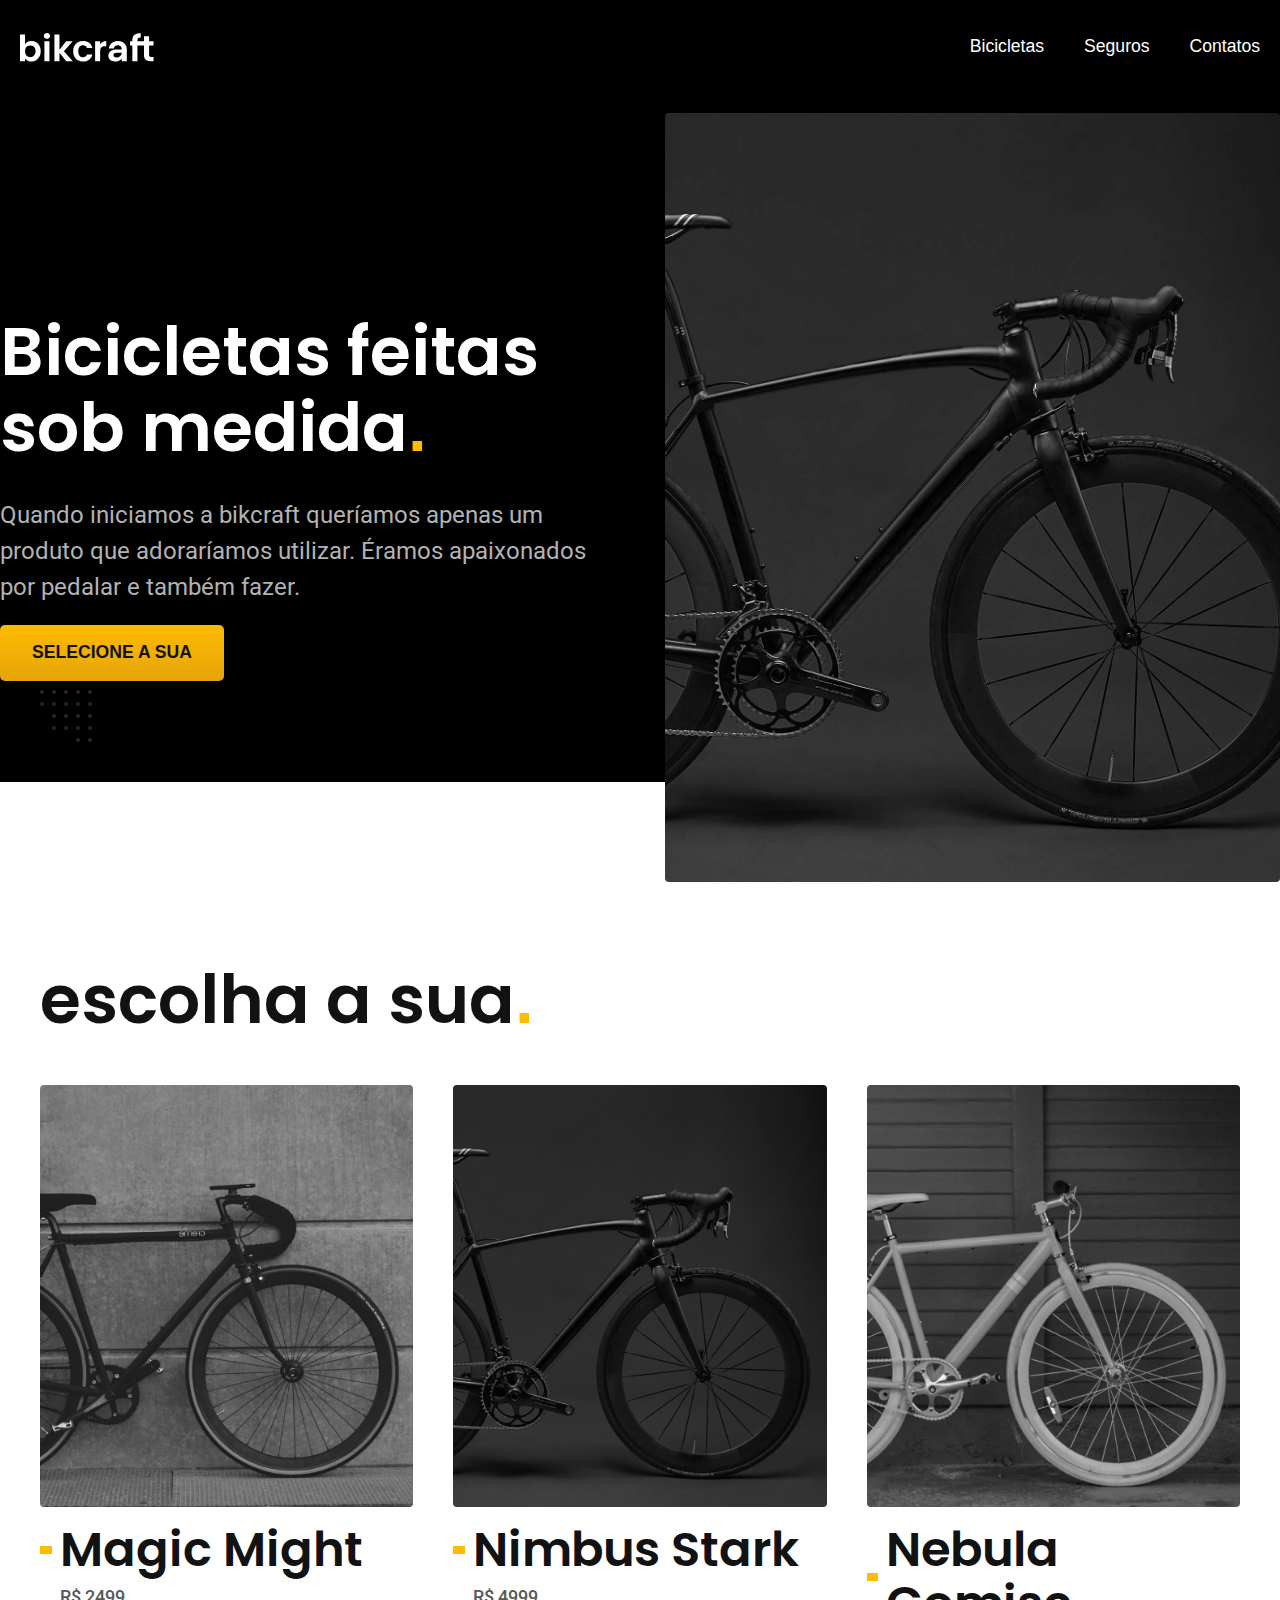
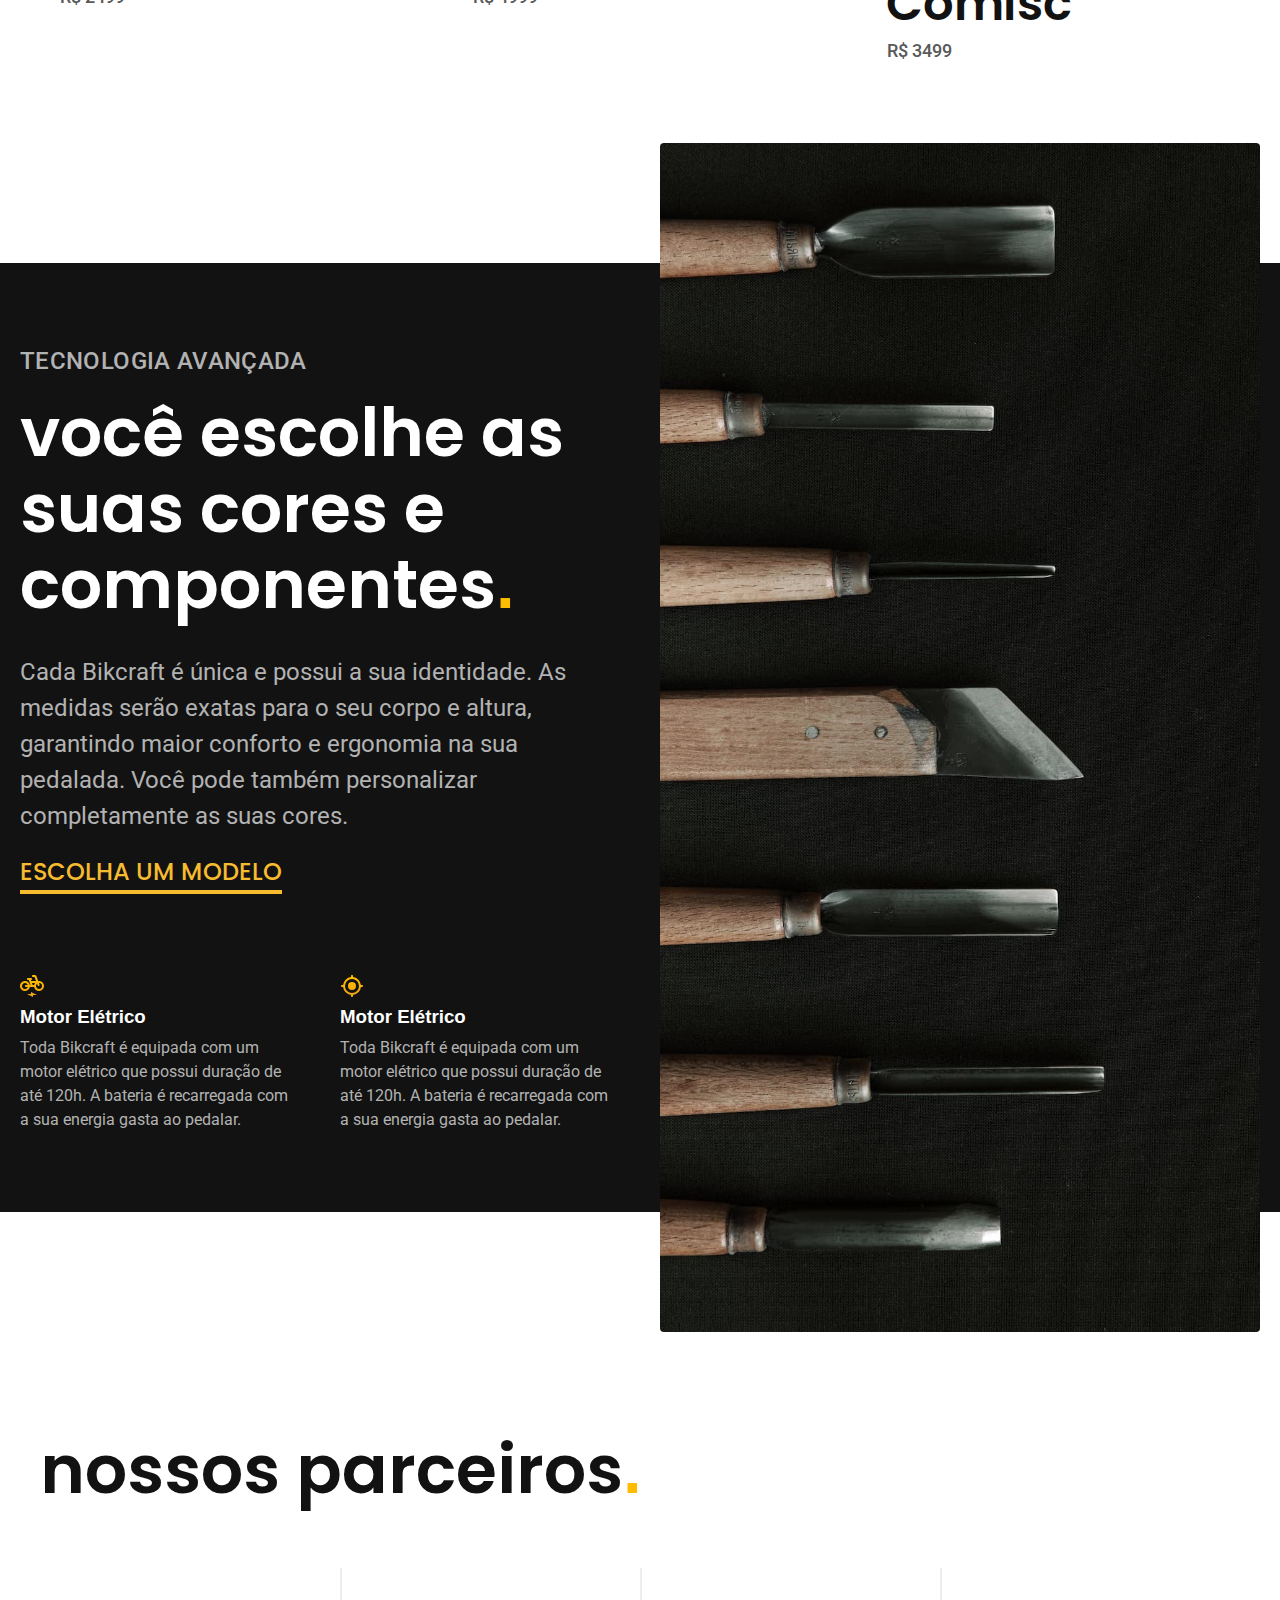
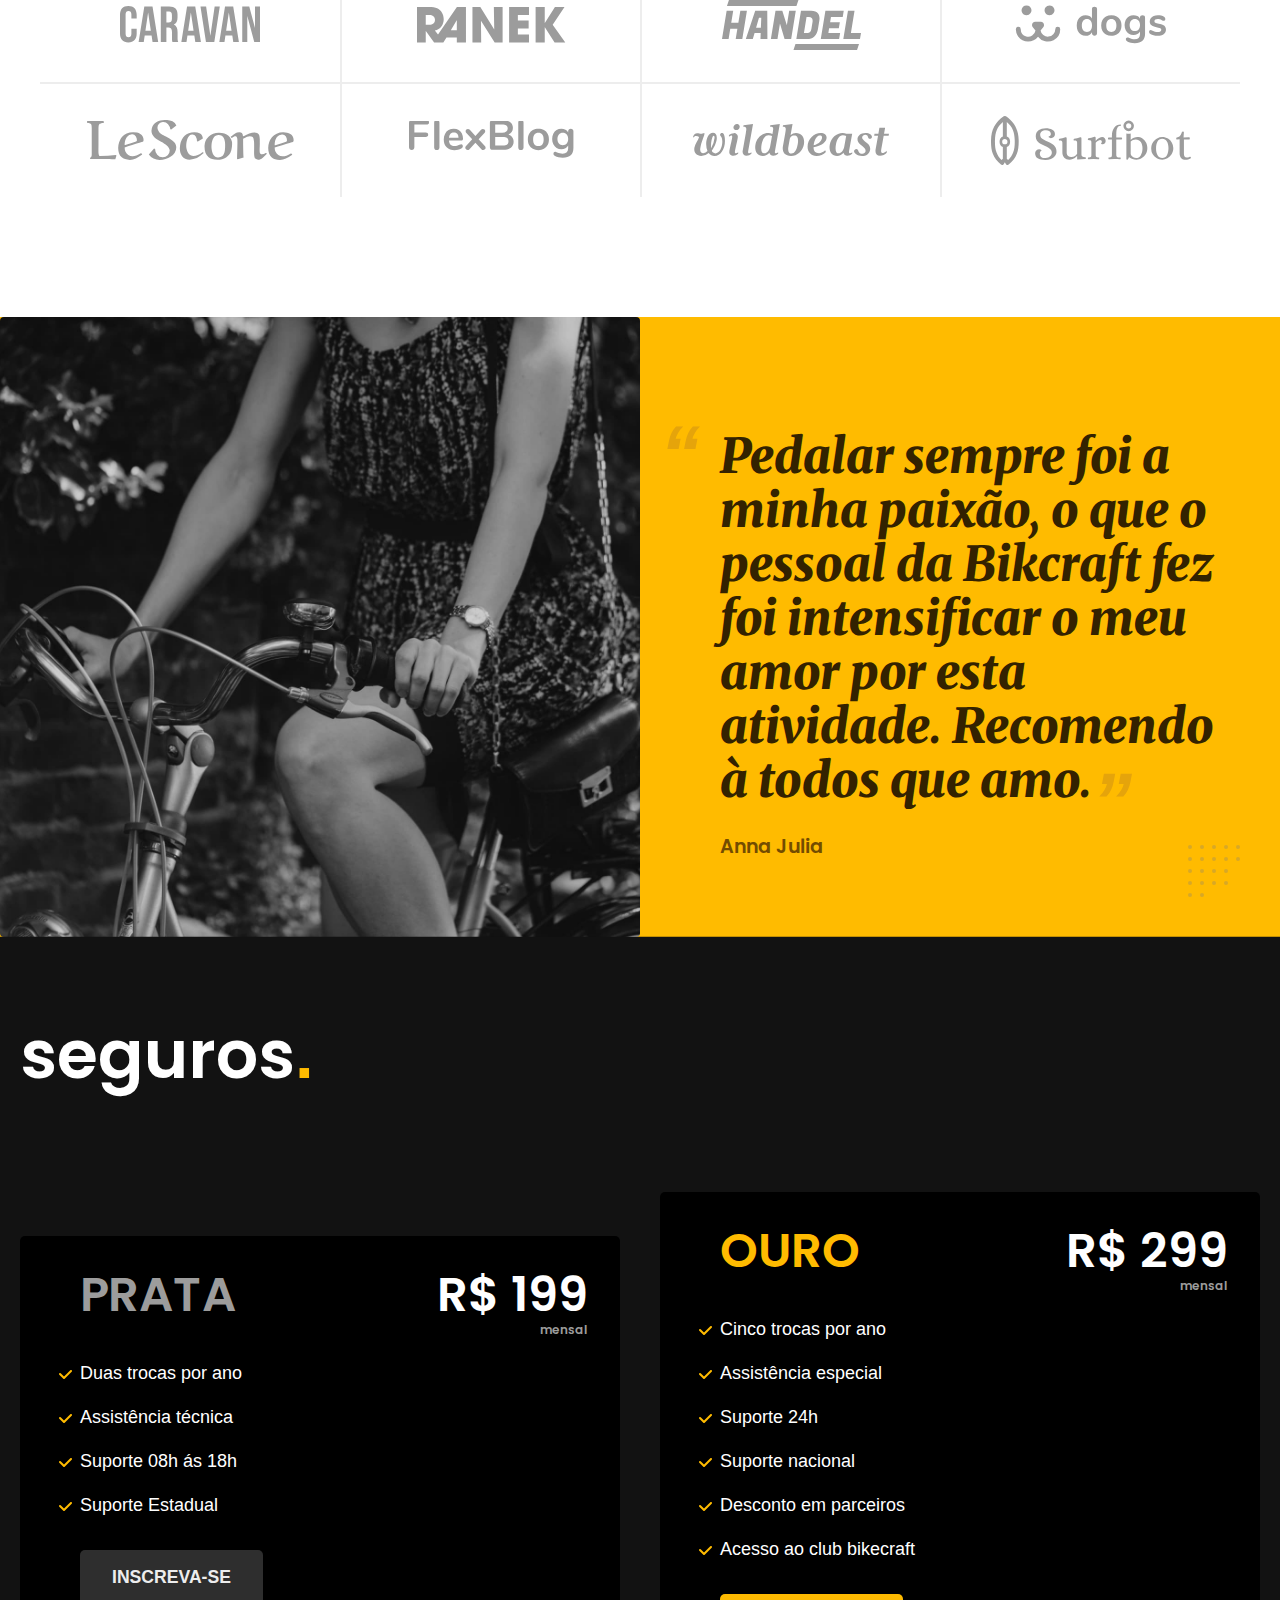
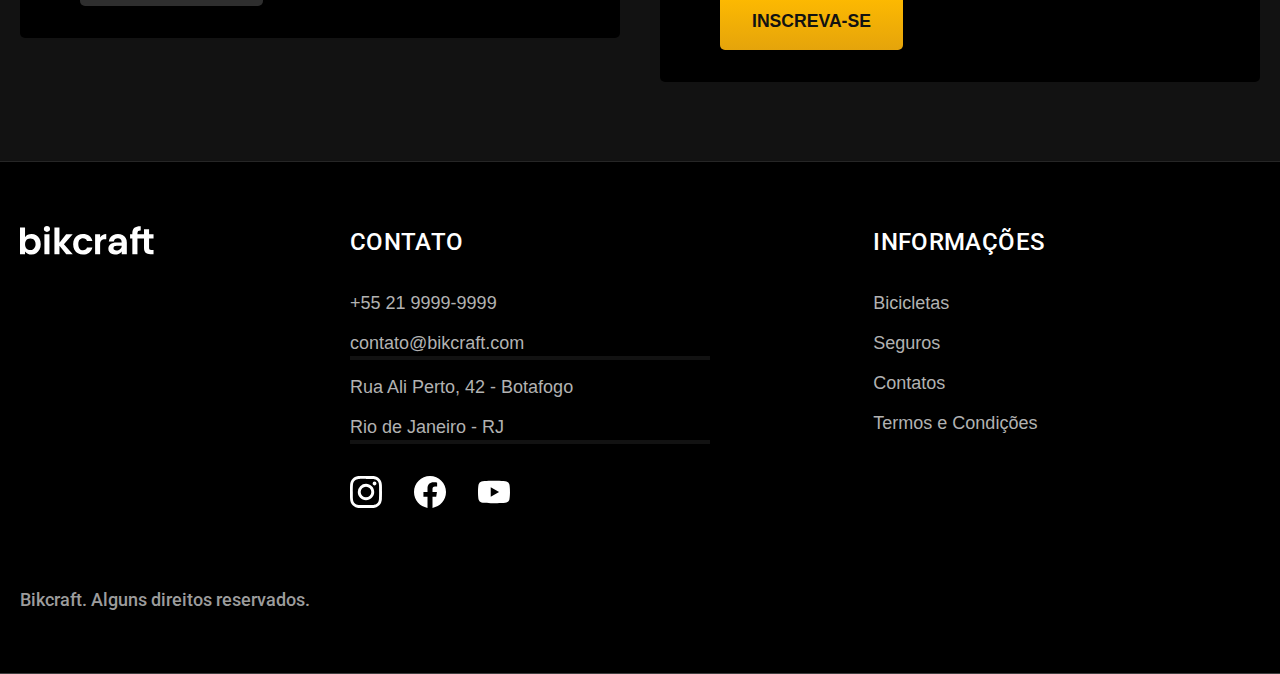
<file: index.html>
<!DOCTYPE html>
<html>
  <head>
    <meta charset="UTF-8" />
    <meta name="viewport" content="width=device-width, initial-scale=1.0" />
    <title>Bikcraft - Bicicletas Elétricas</title>
    <meta
      name="description"
      content="Bicicletas elétricas de alta precisão e qualidade, feitas sob medida para o cliente. Explore o mundo na sua velocidade com a bikcraft."
    />

    <link rel="icon" href="./img/icones/velocidade.svg" type="image/svg+xml">
    <link rel="preload" href="../css/style.min.css" as="style" />
    <link rel="stylesheet" href="../css/style.min.css" />
  </head>
  <body>
    <header class="header-bg">
      <div class="header container">
        <a href="../"
          ><img
            src="../img/bikcraft.svg"
            width="136"
            height="32"
            alt="Bikcraft"
        /></a>
        <nav aria-label="primaria">
          <ul class="header-menu">
            <li>
              <a href="../bicicletas.html" class="poppins">Bicicletas</a>
            </li>
            <li><a href="../seguros.html" class="poppins">Seguros</a></li>
            <li><a href="./contatos.html" class="poppins">Contatos</a></li>
          </ul>
        </nav>
      </div>
    </header>

    <main>
      <div class="introducao-bg">
        <div class="introducao container">
          <div class="introducao-left">
            <h1 class="font-1-xxl-b cor-0 margin-32">
              Bicicletas feitas sob medida<span class="cor-p1">.</span>
            </h1>
            <p class="font-2-l cor-5 margin-20">
              Quando iniciamos a bikcraft queríamos apenas um produto que
              adoraríamos utilizar. Éramos apaixonados por pedalar e também
              fazer.
            </p>
            <a href="../bicicletas.html" class="btn">SELECIONE A SUA</a>
          </div>
          <picture class="introducao-img">
            <source
              media="(max-width:800px)"
              srcset="./img/bicicletas/nimbus.jpg"
              width="1280"
              height="1600"
            />
            <img
              src="../img/fotos/introducao.jpg"
              alt="Bicileta eletrica preta"
              width="1280"
              height="1600"
            />
          </picture>
        </div>
      </div>

      <article class="bicicletas-lista">
        <h2 class="font-1-xxl-b cor-12 margin-48 container">
          escolha a sua<span class="cor-p1">.</span>
        </h2>

        <ul>
          <li>
            <a href="../bicicletas/magic.html">
              <img
                src="../img/bicicletas/magic-home.jpg"
                alt=""
                class="margin-16"
              />
              <h3 class="font-1-xl margin-8">Magic Might</h3>
              <span class="font-2-m cor-8">R$ 2499</span>
            </a>
          </li>

          <li>
            <a href="../bicicletas/nimbus.html">
              <img
                src="../img/bicicletas/nimbus-home.jpg"
                alt=""
                class="margin-16"
              />
              <h3 class="font-1-xl margin-8">Nimbus Stark</h3>
              <span class="font-2-m cor-8">R$ 4999</span>
            </a>
          </li>

          <li>
            <a href="../bicicletas/nebula.html">
              <img
                src="../img/bicicletas/nebula-home.jpg"
                alt=""
                class="margin-16"
              />
              <h3 class="font-1-xl margin-8">Nebula Comisc</h3>
              <span class="font-2-m cor-8">R$ 3499</span>
            </a>
          </li>
        </ul>
      </article>

      <article class="tecnologias-bg margin-40">
        <div class="container tecnologias">
          <div class="tecnologias-left">
            <span class="font-2-l-b margin-16 cor-5" style="display: block"
              >TECNOLOGIA AVANÇADA</span
            >

            <h2 class="font-1-xxl-b cor-0 margin-32">
              você escolhe as suas cores e componentes<span class="cor-p1"
                >.</span
              >
            </h2>

            <p class="font-2-l margin-20 cor-5">
              Cada Bikcraft é única e possui a sua identidade. As medidas serão
              exatas para o seu corpo e altura, garantindo maior conforto e
              ergonomia na sua pedalada. Você pode também personalizar
              completamente as suas cores.
            </p>

            <a href="./" class="link margin-80">ESCOLHA UM MODELO</a>

            <ul class="descricao">
              <li>
                <img src="/img/icones/eletrica.svg" alt="" />
                <h3 class="font-1-m cor-0">Motor Elétrico</h3>
                <p class="font-2-s cor-5">
                  Toda Bikcraft é equipada com um motor elétrico que possui
                  duração de até 120h. A bateria é recarregada com a sua energia
                  gasta ao pedalar.
                </p>
              </li>
              <li>
                <img src="/img/icones/rastreador.svg" alt="" />
                <h3 class="font-1-m cor-0">Motor Elétrico</h3>
                <p class="font-2-s cor-5">
                  Toda Bikcraft é equipada com um motor elétrico que possui
                  duração de até 120h. A bateria é recarregada com a sua energia
                  gasta ao pedalar.
                </p>
              </li>
            </ul>
          </div>
          <div class="tecnologia-img">
            <img
              src="/img/fotos/tecnologia.jpg"
              alt=""
              class="tecnologia-img"
            />
          </div>
        </div>
      </article>

      <section class="parceiros">
        <h2
          class="container font-1-xxl-b cor-12 margin-60"
          aria-label="parceiros"
        >
          nossos parceiros<span class="cor-p1">.</span>
        </h2>

        <ul class="parceiros-grid">
          <li><img src="/img/parceiros/caravan.svg" alt="caravan" /></li>
          <li><img src="/img/parceiros/ranek.svg" alt="ranek" /></li>
          <li><img src="/img/parceiros/handel.svg" alt="handel" /></li>
          <li><img src="/img/parceiros/dogs.svg" alt="dogs" /></li>
          <li><img src="/img/parceiros/lescone.svg" alt="lescone" /></li>
          <li><img src="/img/parceiros/flexblog.svg" alt="flexblog" /></li>
          <li><img src="/img/parceiros/wildbeast.svg" alt="wildbeast" /></li>
          <li><img src="/img/parceiros/surfbot.svg" alt="surfbot" /></li>
        </ul>
      </section>

      <section class="depoimento" aria-label="Depoimento">
        <img src="../img/fotos/depoimento.jpg" alt="" />
        <div class="depoimento-conteudo">
          <blockquote>
            <p class="font-1-xl cor-p5 margin-32">
              Pedalar sempre foi a minha paixão, o que o pessoal da Bikcraft fez
              foi intensificar o meu amor por esta atividade. Recomendo à todos
              que amo.
            </p>
          </blockquote>
          <span class="font-1-m-b cor-p4">Anna Julia</span>
        </div>
      </section>

      <article class="seguros container">
        <h2 class="font-1-xxl-b cor-0 margin-60">
          seguros<span class="cor-p1">.</span>
        </h2>

        <div class="seguros-item">
          <h3 class="font-1-xl cor-6 margin-40">PRATA</h3>
          <span class="font-1-xl cor-0"
            >R$ 199 <span class="font-1-xs cor-6">mensal</span></span
          >

          <ul class="font-2-m cor-0 margin-32">
            <li>Duas trocas por ano</li>
            <li>Assistência técnica</li>
            <li>Suporte 08h ás 18h</li>
            <li>Suporte Estadual</li>
          </ul>

          <a href="../orcamento.html" class="btn sec">INSCREVA-SE</a>
        </div>

        <div class="seguros-item">
          <h3 class="font-1-xl cor-p1 margin-40">OURO</h3>
          <span class="font-1-xl cor-0"
            >R$ 299 <span class="font-1-xs cor-6">mensal</span></span
          >

          <ul class="font-2-m cor-0 margin-32">
            <li>Cinco trocas por ano</li>
            <li>Assistência especial</li>
            <li>Suporte 24h</li>
            <li>Suporte nacional</li>
            <li>Desconto em parceiros</li>
            <li>Acesso ao club bikecraft</li>
          </ul>

          <a href="../orcamento.html" class="btn">INSCREVA-SE</a>
        </div>
      </article>
    </main>
    <footer class="container footer">
      <img src="../img/bikcraft.svg" alt="Bikcraft" />
      <div class="footer-contato">
        <h3 class="font-2-l-b cor-0">Contato</h3>
        <ul class="cor-5 font-2-m">
          <li><a href="tel:+552199999999">+55 21 9999-9999</a></li>
          <li>
            <a href="mailto:contato@bikcraft.com">contato@bikcraft.com</a>
          </li>
          <li>Rua Ali Perto, 42 - Botafogo</li>
          <li>Rio de Janeiro - RJ</li>
        </ul>
        <div class="footer-redes">
          <a href="../">
            <img src="../img/redes/instagram.svg" alt=Instagram">
          </a>
          <a href="../">
            <img src="../img/redes/facebook.svg" alt=Facebook">
          </a>
          <a href="../"> <img src="../img/redes/youtube.svg" alt=Youtube"> </a>
        </div>
      </div>

      <div class="footer-informacoes">
        <h3 class="font-2-l-b cor-0">Informações</h3>
        <ul class="cor-5 font-2-m">
          <li><a href="../bicicletas.html">Bicicletas</a></li>
          <li><a href="../seguros.html">Seguros</a></li>
          <li><a href="../contato.html">Contatos</a></li>
          <li><a href="../termos.html">Termos e Condições</a></li>
        </ul>
      </div>
      <p class="font-2-m cor-6 footer-cop">
        Bikcraft. Alguns direitos reservados.
      </p>
    </footer>

    <script src="./js/script.js"></script>
  </body>
</html>
</file>
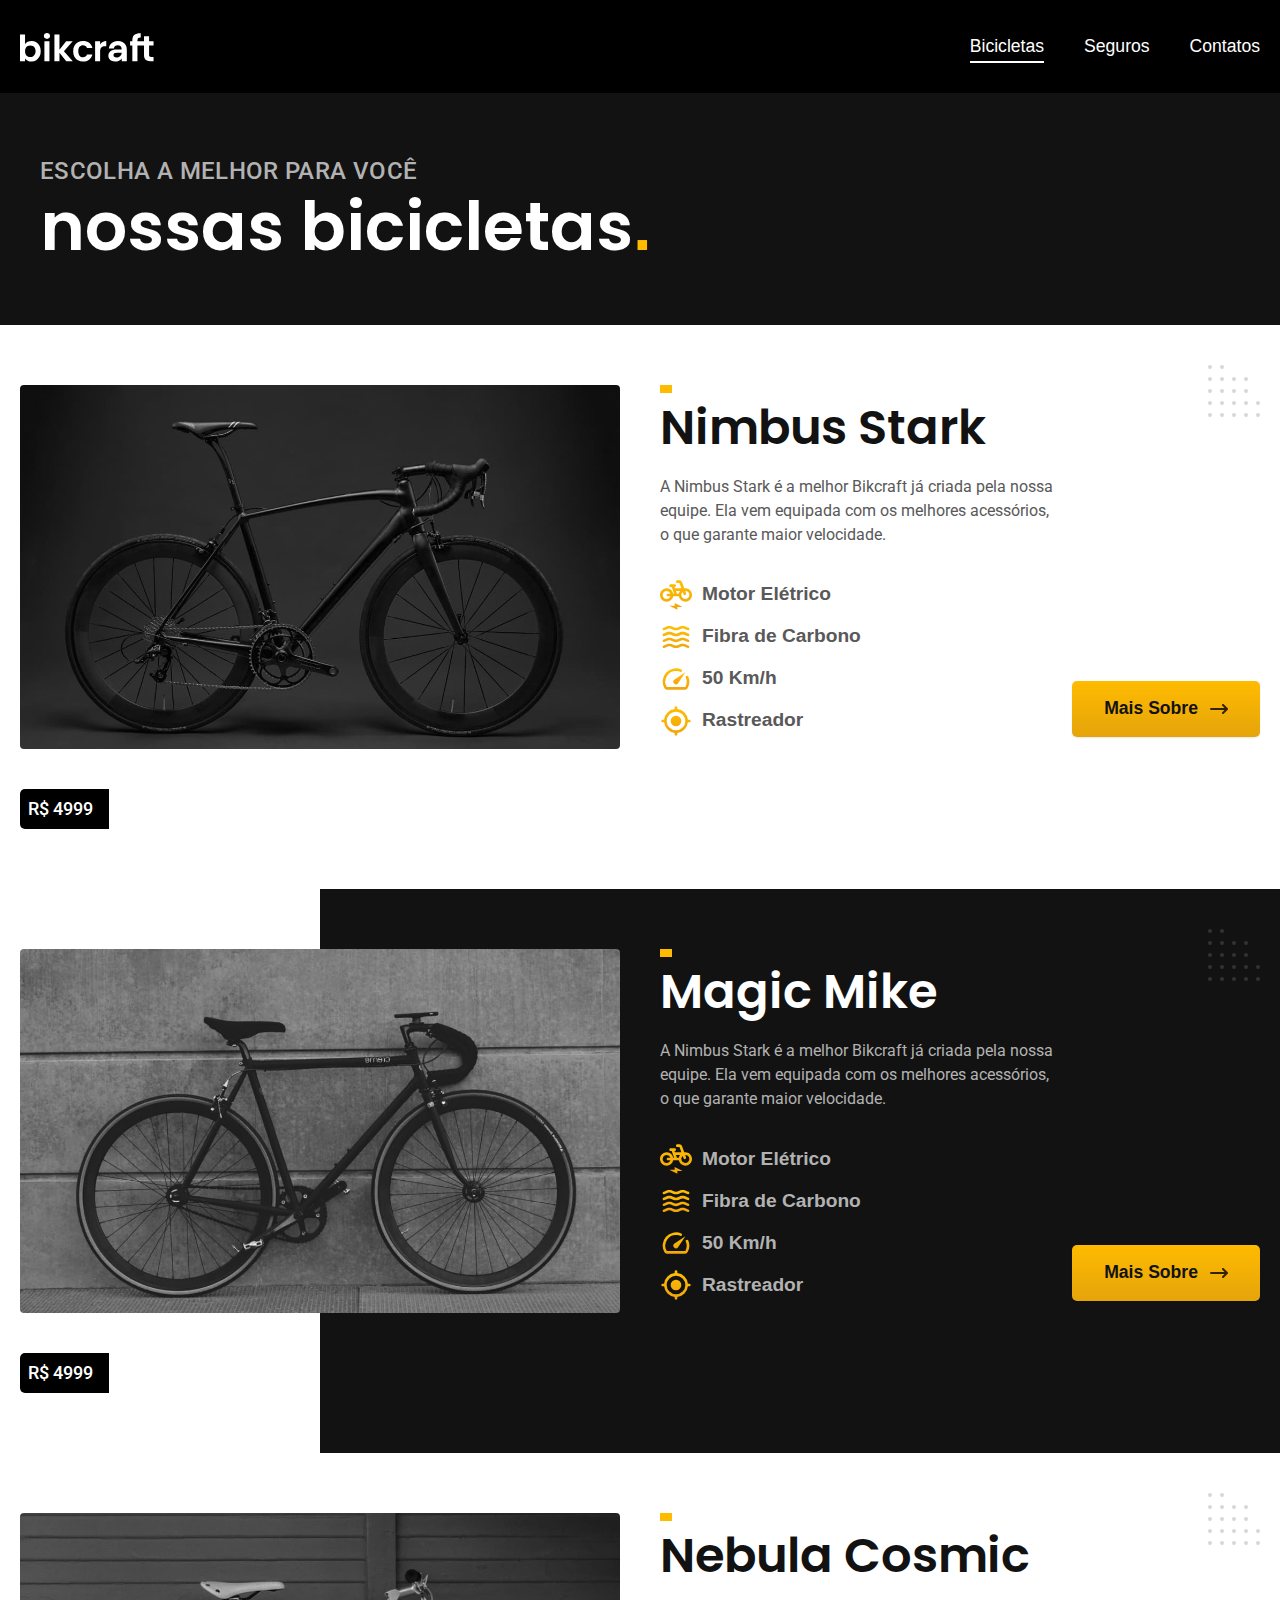
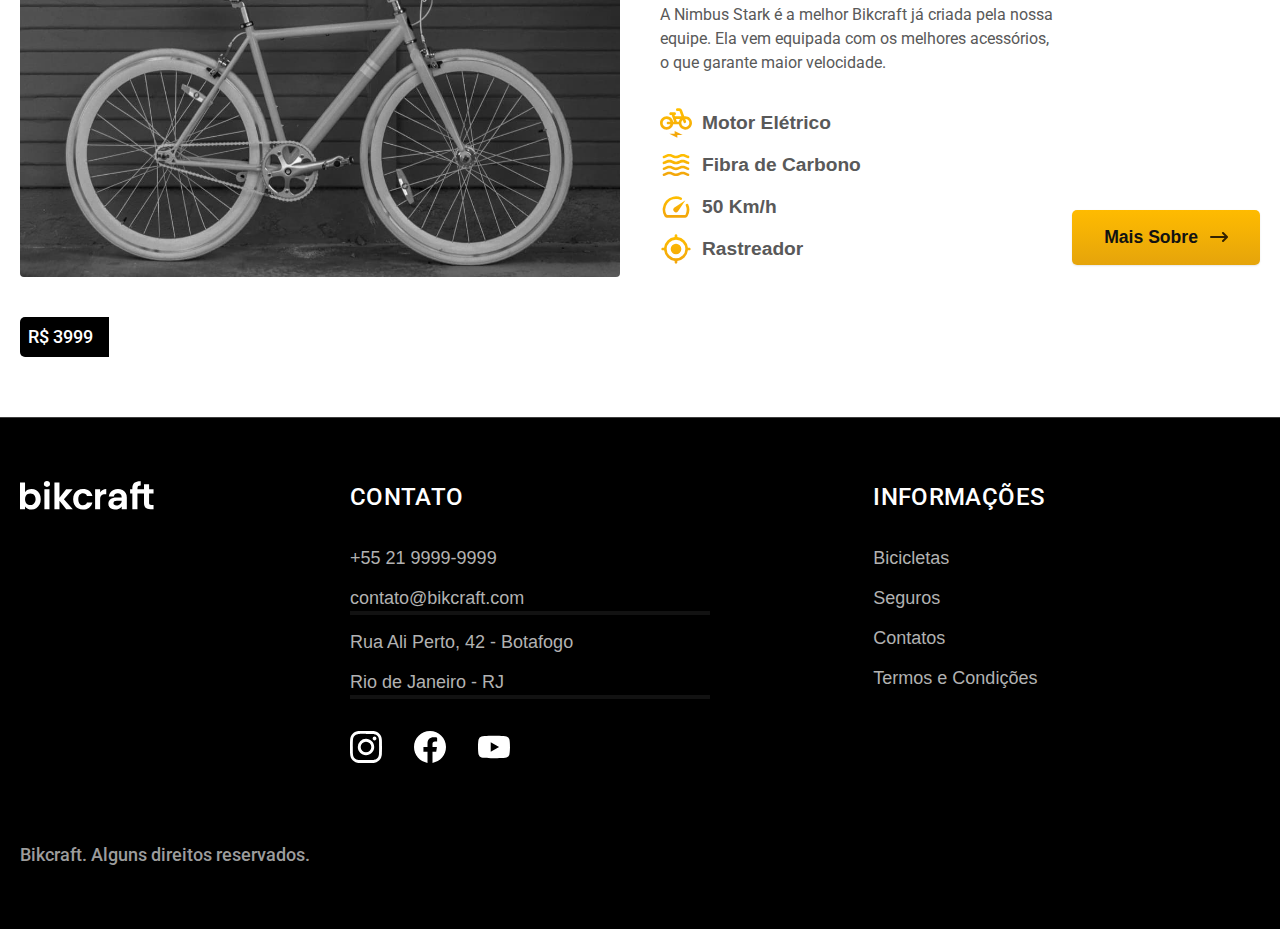
<file: bicicletas.html>
<head>
  <meta charset="UTF-8" />
  <meta name="viewport" content="width=device-width, initial-scale=1.0" />
  <title>Bicicletas | Bikcraft</title>
  <meta
    name="description"
    content="Bicicletas elétricas de alta precisão e qualidade, feitas sob medida para o cliente. Explore o mundo na sua velocidade com a bikcraft."
  />
  <link rel="preload" href="../css/style.min.css" as="style"/><link rel="icon" href="./img/icones/velocidade.svg" type="image/svg+xml">
    <link rel="preload" href="../css/style.min.css" as="style" />
    <link rel="stylesheet" href="../css/style.min.css" />
</head>
<body id="body-bicicletas">
  <header class="header-bg">
    <div class="header container">
      <a href="../"><img src="../img/bikcraft.svg" alt="Bikcraft" /></a>
      <nav aria-label="primaria">
        <ul class=" header-menu">
          <li>
            <a href="../bicicletas.html" class="poppins">Bicicletas</a>
          </li>
          <li><a href="../seguros.html" class="poppins">Seguros</a></li>
          <li><a href="./contatos.html" class="poppins">Contatos</a></li>
        </ul>
      </nav>
    </div>
  </header>

  <main>
    <div class="titulo-bg">
      <div class="titulo-container">
        <p class="font-2-l-b cor-5">
          ESCOLHA A MELHOR PARA VOCÊ
        </p>
        <h2 class="font-1-xxl-b cor-0">nossas bicicletas<span class="cor-p1">.</span></h2>
      </div>
    </div>

      <div class="bicicletas container">
        <div class="bicicleta-img">
          <img src="../img/bicicletas/nimbus.jpg" alt="bicicleta nimbus preta">
          <span class="font-2-m cor-0">R$ 4999</span>
        </div>
        
        <div class="bicicletas-conteudo">
          <h2 class="font-1-xl margin-20">Nimbus Stark</h2>
          <p class="font-2-s cor-8 margin-32">A Nimbus Stark é a melhor Bikcraft já criada pela nossa equipe. Ela vem equipada com os melhores acessórios, o que garante maior velocidade.</p>
          <ul class="font-1-m-b cor-8">
            <li>
              <img src="../img/icones/eletrica.svg" alt="">
              Motor Elétrico
            </li>
            <li>
              <img src="../img/icones/carbono.svg" alt="">
              Fibra de Carbono
            </li>
            <li>
              <img src="../img/icones/velocidade.svg" alt="">
              50 Km/h
            </li>
            <li>
              <img src="../img/icones/rastreador.svg" alt="">
              Rastreador
            </li>
          </ul>
          <a href="../bicicletas/nimbus.html" class="btn seta">Mais Sobre</a>
      </div>
    </div>

    <div class="bicicletas-bg">
      <div class="bicicletas container">
        
        <div class="bicicleta-img">
          <img src="../img/bicicletas/magic.jpg" alt="bicicleta magic preta">
          <span class="font-2-m cor-0">R$ 4999</span>
        </div>
        
        <div class="bicicletas-conteudo">
          <h2 class="font-1-xl cor-0 margin-20">Magic Mike</h2>
          <p class="font-2-s cor-5 margin-32">A Nimbus Stark é a melhor Bikcraft já criada pela nossa equipe. Ela vem equipada com os melhores acessórios, o que garante maior velocidade.</p>
          <ul class="font-1-m-b cor-5">
            <li>
              <img src="../img/icones/eletrica.svg" alt="">
              Motor Elétrico
            </li>
            <li>
              <img src="../img/icones/carbono.svg" alt="">
              Fibra de Carbono
            </li>
            <li>
              <img src="../img/icones/velocidade.svg" alt="">
              50 Km/h
            </li>
            <li>
              <img src="../img/icones/rastreador.svg" alt="">
              Rastreador
            </li>
          </ul>
          <a href="../bicicletas/magic.html" class="btn seta">Mais Sobre</a>
        </div>
      
      </div>
    </div>

    <div class="bicicletas container">  
      <div class="bicicleta-img">
        <img src="../img/bicicletas/nebula.jpg" alt="bicicleta nebula branca">
        <span class="font-2-m cor-0">R$ 3999</span>
      </div>
      
      <div class="bicicletas-conteudo">
        <h2 class="font-1-xl margin-20">Nebula Cosmic</h2>
        <p class="font-2-s cor-8 margin-32">A Nimbus Stark é a melhor Bikcraft já criada pela nossa equipe. Ela vem equipada com os melhores acessórios, o que garante maior velocidade.</p>
        <ul class="font-1-m-b cor-8">
          <li>
            <img src="../img/icones/eletrica.svg" alt="">
            Motor Elétrico
          </li>
          <li>
            <img src="../img/icones/carbono.svg" alt="">
            Fibra de Carbono
          </li>
          <li>
            <img src="../img/icones/velocidade.svg" alt="">
            50 Km/h
          </li>
          <li>
            <img src="../img/icones/rastreador.svg" alt="">
            Rastreador
          </li>
        </ul>
        <a href="../bicicletas/nebula.html" class="btn seta">Mais Sobre</a>
      </div>
    </div>
  </main>

  <footer class="container footer">
    <img src="../img/bikcraft.svg" alt="Bikcraft">
    <div class="footer-contato">
      <h3 class="font-2-l-b cor-0">Contato</h3>
      <ul class="cor-5 font-2-m">
        <li><a href="tel:+552199999999">+55 21 9999-9999</a></li>
        <li><a href="mailto:contato@bikcraft.com">contato@bikcraft.com</a></li>
        <li>Rua Ali Perto, 42 - Botafogo</li>
        <li>Rio de Janeiro - RJ</li>
      </ul>
      <div class="footer-redes">
        <a href="../">
          <img src="../img/redes/instagram.svg" alt=Instagram">
        </a>
        <a href="../">
          <img src="../img/redes/facebook.svg" alt=Facebook">
        </a>
        <a href="../">
          <img src="../img/redes/youtube.svg" alt=Youtube">
        </a>
      </div>
    </div>
    
    <div class="footer-informacoes">
    <h3 class="font-2-l-b cor-0">Informações</h3>
    <ul class="cor-5 font-2-m">
      <li><a href="../bicicletas.html">Bicicletas</a></li>
      <li><a href="../seguros.html">Seguros</a></li>
      <li><a href="../contato.html">Contatos</a></li>
      <li><a href="../termos.html">Termos e Condições</a></li>
    </ul>
    </div>
    <p class="font-2-m cor-6 footer-cop">Bikcraft. Alguns direitos reservados.</p>
   </footer>


    <script src="./js/script.js"></script></body>
</html>
</file>
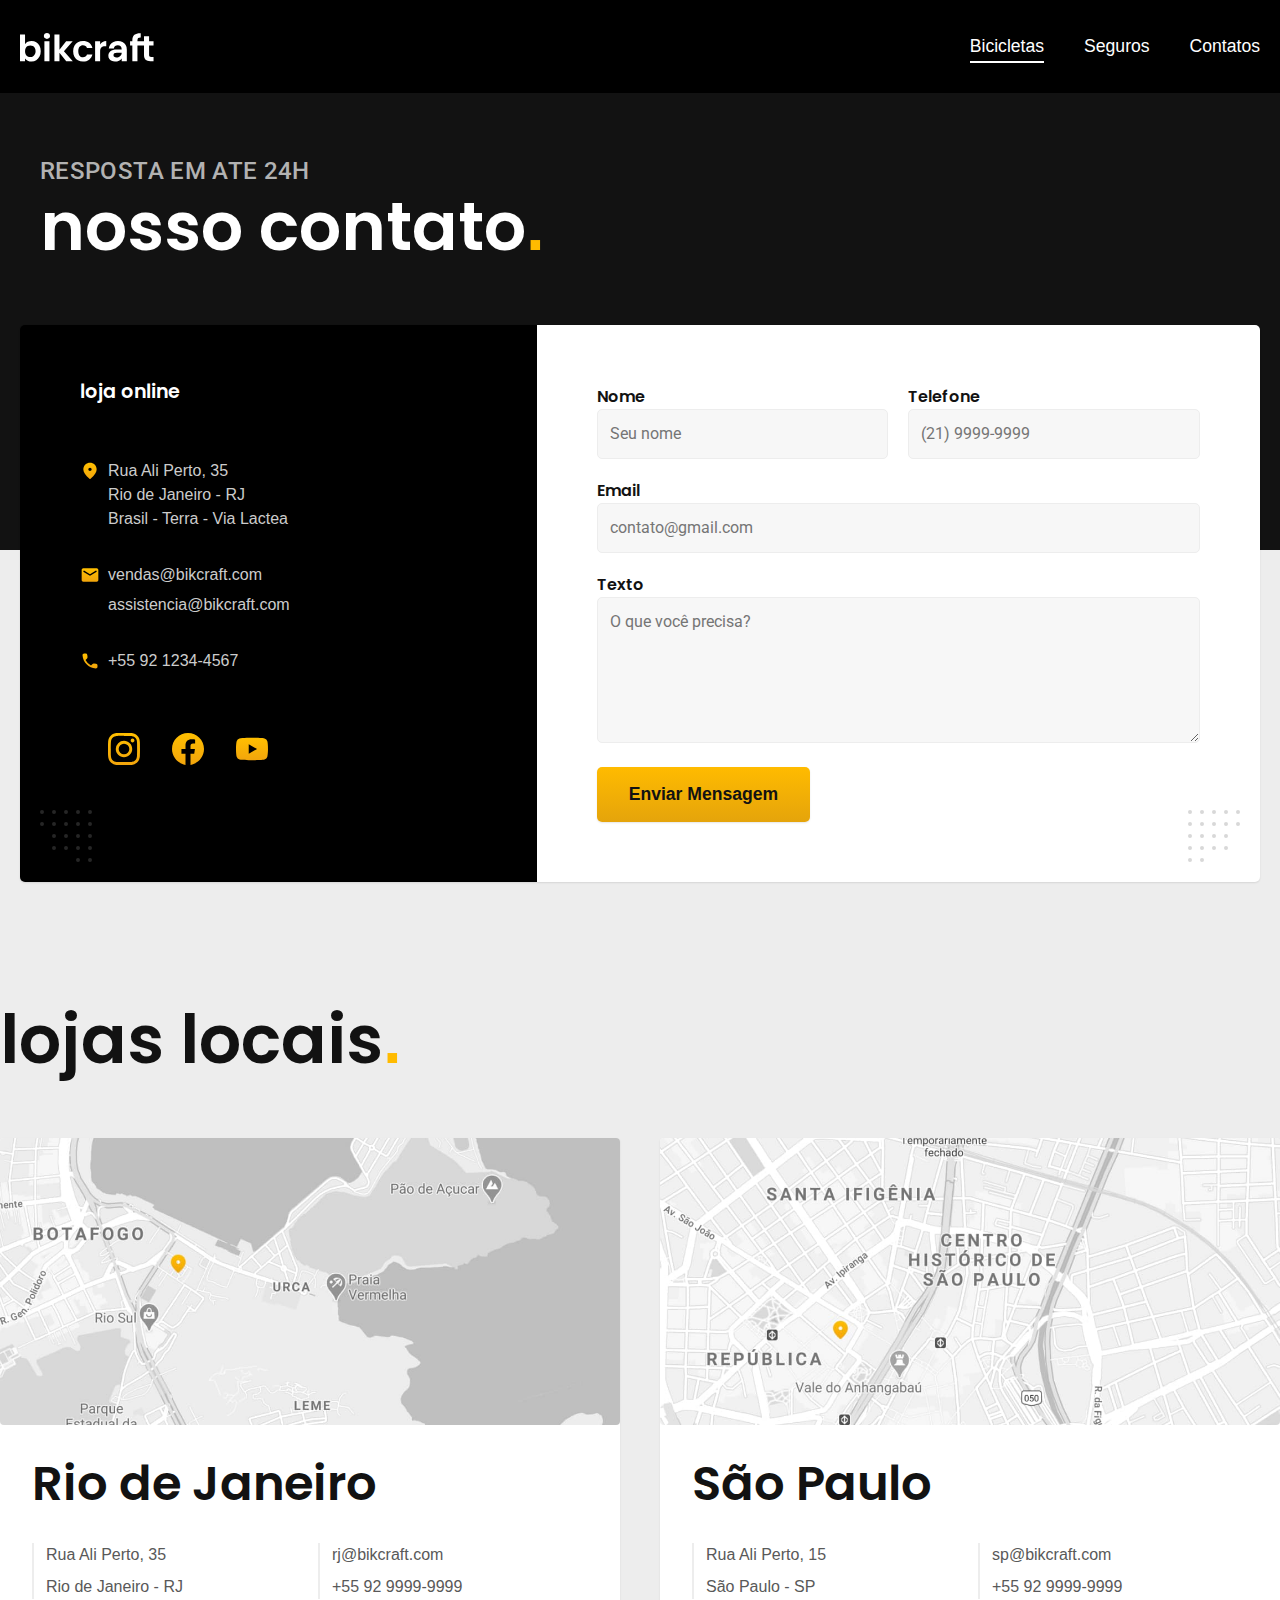
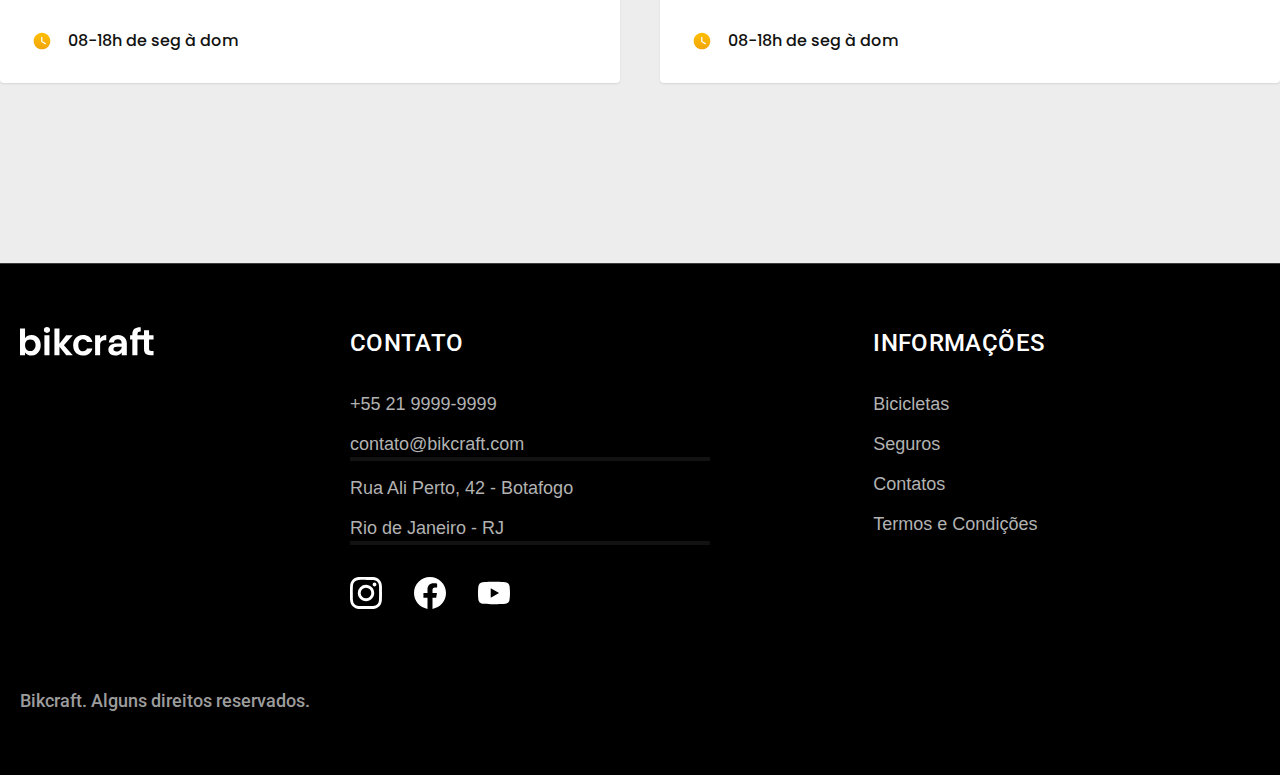
<file: contato.html>
<!DOCTYPE html>
<html>
  <head>
    <meta charset="UTF-8" />
    <meta name="viewport" content="width=device-width, initial-scale=1.0" />
    <title>Contato | Bikcraft</title>
    <meta
      name="description"
      content="Contate=nos para duvidas ou informações."
    />
    <link rel="stylesheet" href="./css/style.css" />
  </head>
  <body id="body-contato">
    <header class="header-bg">
      <div class="header container">
        <a href="../"><img src="../img/bikcraft.svg" alt="Bikcraft" /></a>
        <nav aria-label="primaria">
          <ul class="header-menu">
            <li>
              <a href="../bicicletas.html" class="active poppins">Bicicletas</a>
            </li>
            <li><a href="../seguros.html" class="poppins">Seguros</a></li>
            <li><a href=".contatos.html" class="poppins">Contatos</a></li>
          </ul>
        </nav>
      </div>
    </header>

    <main class="main-contato">
      <div class="titulo-bg">
        <div class="titulo-container">
          <p class="font-2-l-b cor-5">resposta em ate 24h</p>
          <h1 class="font-1-xxl-b cor-0">
            nosso contato<span class="cor-p1">.</span>
          </h1>
        </div>
      </div>

      <div class="contato container">
        <section class="contato-dados" aria-label="Endereço">
          <h2 class="font-1-m-b cor-0 margin-60">loja online</h2>
          <div class="contato-endereco font-2-s cor-4 margin-32">
            <p>Rua Ali Perto, 35</p>
            <p>Rio de Janeiro - RJ</p>
            <p>Brasil - Terra - Via Lactea</p>
          </div>
          <address class="contato-meios font-2-s cor-4 margin-60">
            <a href="mailto:vendas@bikcraft.com">vendas@bikcraft.com</a>
            <a href="mailto:assistencia@bikcraft.com">assistencia@bikcraft.com</a>
            <a href="tel:++559212344567">+55 92 1234-4567</a>
          </address>

          <div class="contato-redes">
            <a href=""><img src="./img/redes/instagram-p.svg" alt="" /></a>
            <a href=""><img src="./img/redes/facebook-p.svg" alt="" /></a>
            <a href=""><img src="./img/redes/youtube-p.svg" alt="" /></a>
          </div>
        </section>

        <section class="contato-formulario" aria-label="Formulario">
          <form class="form" action="./contato.html">
            <div>
              <label for="nome">Nome</label>
              <input type="text" id="nome" name="nome" placeholder="Seu nome">
            </div>
            <div>
              <label for="telefone">Telefone</label>
              <input type="text" id="telefone" name="telefone" placeholder="(21) 9999-9999">
            </div>
            <div class="col-2">
              <label for="email">Email</label>
              <input type="text" id="email" name="email" placeholder="contato@gmail.com">
            </div>
            <div class="col-2">
              <label for="mensagem">Texto</label>
              <textarea rows='5' id="mensagem" name="mensagem" placeholder="O que você precisa?"></textarea>
            </div>
            <button class="btn col-2">Enviar Mensagem</button>
          </form>
        </section>
      </div>

     <article class="lojas container">
      <h2 class="font-1-xxl-b">lojas locais<span class="cor-p1">.</span></h2>
      <div class="lojas-item">
        <img src="./img/lojas/rj.jpg" alt="mapa marcando o endereço em Rua Ali Perto, 25 - Rio de Janeiro - RJ">
        <div class="lojas-conteudo">
          <h3 class="font-1-xl">Rio de Janeiro</h3>
          <div class="lojas-dados  font-2-s cor-8">
            <p>Rua Ali Perto, 35</p>
            <p>Rio de Janeiro - RJ</p>
          </div>
          <div class="lojas-dados font-2-s cor-8">
            <a href="mailto:rj@bikcraft.com">rj@bikcraft.com</a>
            <a href="tel:++559299999999">+55 92 9999-9999</a>
          </div>
          <p class="lojas-tempo font-1-s"><img src="./img/icones/horario.svg" alt="">08-18h de seg à dom</p>
        </div>
      </div>
       
      <div class="lojas-item">
        <img src="./img/lojas/sp.jpg" alt="mapa marcando o endereço em Rua Ali Perto, 25 - São Paulo - SP">
        <div class="lojas-conteudo">
          <h3 class="font-1-xl">São Paulo</h3>
          <div class="lojas-dados  font-2-s cor-8">
            <p>Rua Ali Perto, 15</p>
            <p>São Paulo - SP</p>
          </div>
          <div class="lojas-dados font-2-s cor-8">
            <a href="mailto:sp@bikcraft.com">sp@bikcraft.com</a>
            <a href="tel:++559299999999">+55 92 9999-9999</a>
          </div>
          <p class="lojas-tempo font-1-s"><img src="./img/icones/horario.svg" alt="">08-18h de seg à dom</p>
        </div>
      </div>
     </article>
    </main>

    <footer class="container footer">
      <img src="../img/bikcraft.svg" alt="Bikcraft" />
      <div class="footer-contato">
        <h3 class="font-2-l-b cor-0">Contato</h3>
        <ul class="cor-5 font-2-m">
          <li><a href="tel:+552199999999">+55 21 9999-9999</a></li>
          <li>
            <a href="mailto:contato@bikcraft.com">contato@bikcraft.com</a>
          </li>
          <li>Rua Ali Perto, 42 - Botafogo</li>
          <li>Rio de Janeiro - RJ</li>
        </ul>
        <div class="footer-redes">
          <a href="../">
            <img src="../img/redes/instagram.svg" alt=Instagram">
          </a>
          <a href=""> <img src="../img/redes/facebook.svg" alt=Facebook"> </a>
          <a href=""> <img src="../img/redes/youtube.svg" alt=Youtube"> </a>
        </div>
      </div>

      <div class="footer-informacoes">
        <h3 class="font-2-l-b cor-0">Informações</h3>
        <ul class="cor-5 font-2-m">
          <li><a href="../bicicletas.html">Bicicletas</a></li>
          <li><a href="../seguros.html">Seguros</a></li>
          <li><a href="../contato.html">Contatos</a></li>
          <li><a href="../termos.html">Termos e Condições</a></li>
        </ul>
      </div>
      <p class="font-2-m cor-6 footer-cop">
        Bikcraft. Alguns direitos reservados.
      </p>
    </footer>
  </body>
</html>
</file>
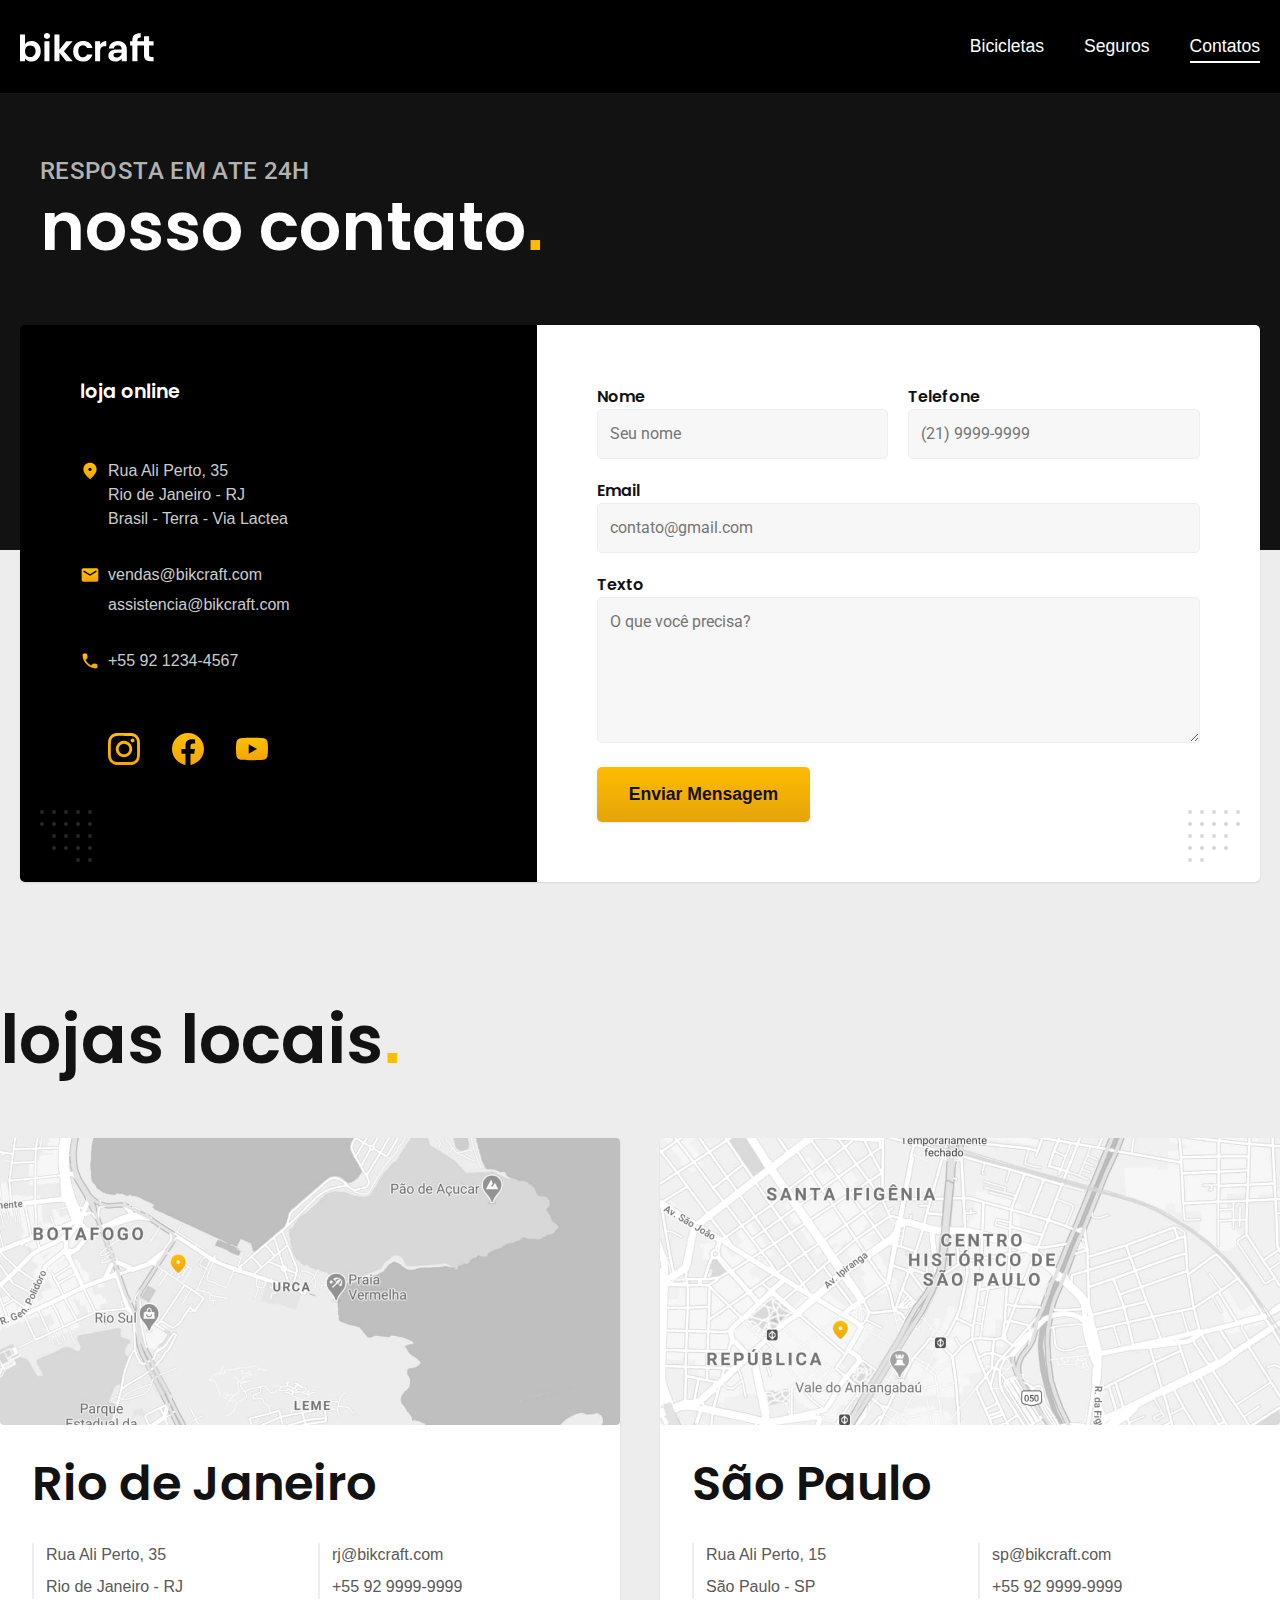
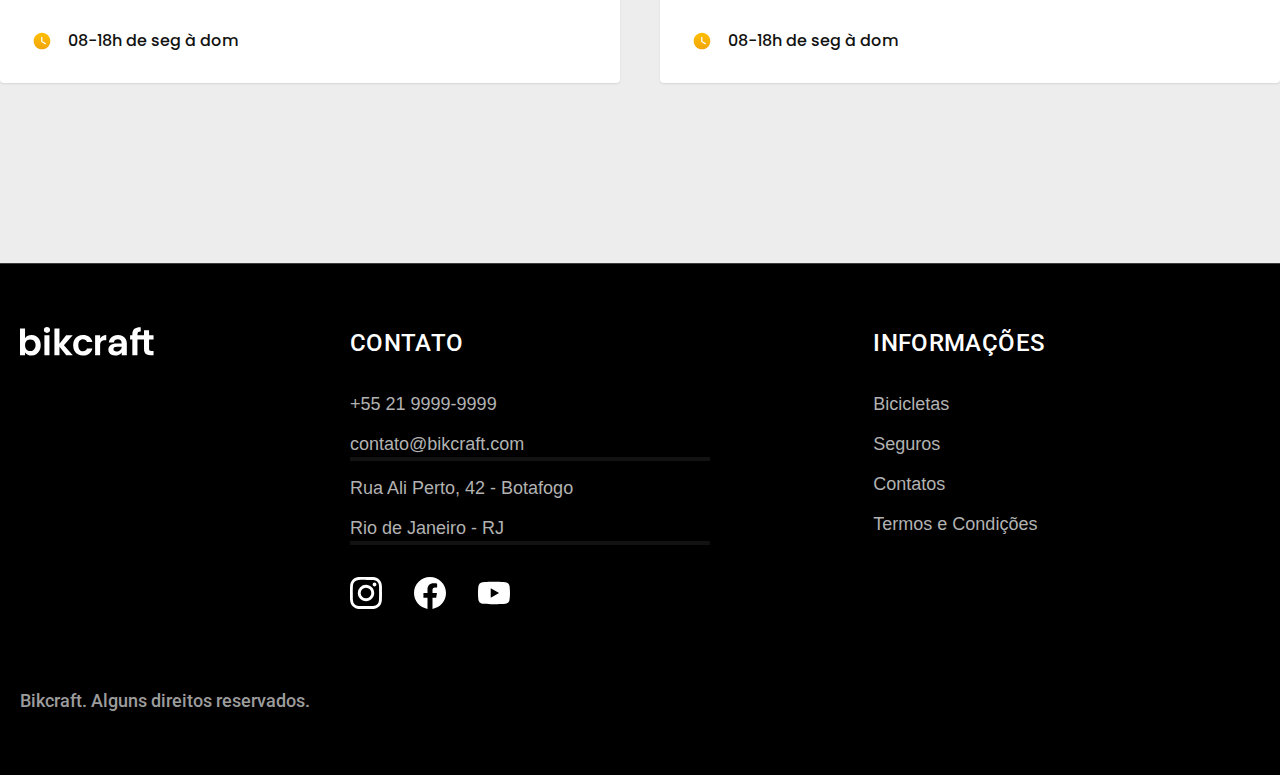
<file: contatos.html>
<!DOCTYPE html>
<html>
  <head>
    <meta charset="UTF-8" />
    <meta name="viewport" content="width=device-width, initial-scale=1.0" />
    <title>Contato | Bikcraft</title>
    <meta
      name="description"
      content="Contate=nos para duvidas ou informações."
    />
    
    <link rel="preload" href="../css/style.min.css" as="style"/><link rel="icon" href="./img/icones/velocidade.svg" type="image/svg+xml">
    <link rel="preload" href="../css/style.min.css" as="style" />
    <link rel="stylesheet" href="./css/style.min.css" />
  </head>
  <body id="body-contato">
    <header class="header-bg">
      <div class="header container">
        <a href="../"><img src="../img/bikcraft.svg" alt="Bikcraft" /></a>
        <nav aria-label="primaria">
          <ul class="header-menu">
            <li>
              <a href="../bicicletas.html" class="poppins">Bicicletas</a>
            </li>
            <li><a href="../seguros.html" class="poppins">Seguros</a></li>
            <li>
              <a href="./contatos.html" class=" poppins">Contatos</a>
            </li>
          </ul>
        </nav>
      </div>
    </header>

    <main class="main-contato">
      <div class="titulo-bg">
        <div class="titulo-container">
          <p class="font-2-l-b cor-5">resposta em ate 24h</p>
          <h1 class="font-1-xxl-b cor-0">
            nosso contato<span class="cor-p1">.</span>
          </h1>
        </div>
      </div>

      <div class="contato container">
        <section class="contato-dados" aria-label="Endereço">
          <h2 class="font-1-m-b cor-0 margin-60">loja online</h2>
          <div class="contato-endereco font-2-s cor-4 margin-32">
            <p>Rua Ali Perto, 35</p>
            <p>Rio de Janeiro - RJ</p>
            <p>Brasil - Terra - Via Lactea</p>
          </div>
          <address class="contato-meios font-2-s cor-4 margin-60">
            <a href="mailto:vendas@bikcraft.com">vendas@bikcraft.com</a>
            <a href="mailto:assistencia@bikcraft.com"
              >assistencia@bikcraft.com</a
            >
            <a href="tel:++559212344567">+55 92 1234-4567</a>
          </address>

          <div class="contato-redes">
            <a href="../"><img src="./img/redes/instagram-p.svg" alt="" /></a>
            <a href="../"><img src="./img/redes/facebook-p.svg" alt="" /></a>
            <a href="../"><img src="./img/redes/youtube-p.svg" alt="" /></a>
          </div>
        </section>

        <section class="contato-formulario" aria-label="Formulario">
          <form class="form" action="./contatos.html">
            <div>
              <label for="nome">Nome</label>
              <input type="text" id="nome" name="nome" placeholder="Seu nome" />
            </div>
            <div>
              <label for="telefone">Telefone</label>
              <input
                type="text"
                id="telefone"
                name="telefone"
                placeholder="(21) 9999-9999"
              />
            </div>
            <div class="col-2">
              <label for="email">Email</label>
              <input
                type="text"
                id="email"
                name="email"
                placeholder="contato@gmail.com"
              />
            </div>
            <div class="col-2">
              <label for="mensagem">Texto</label>
              <textarea
                rows="5"
                id="mensagem"
                name="mensagem"
                placeholder="O que você precisa?"
              ></textarea>
            </div>
            <button class="btn col-2" type="submit">Enviar Mensagem</button>
          </form>
        </section>
      </div>

      <article class="lojas container">
        <h2 class="font-1-xxl-b">lojas locais<span class="cor-p1">.</span></h2>
        <div class="lojas-item">
          <img
            src="./img/lojas/rj.jpg"
            alt="mapa marcando o endereço em Rua Ali Perto, 25 - Rio de Janeiro - RJ"
          />
          <div class="lojas-conteudo">
            <h3 class="font-1-xl">Rio de Janeiro</h3>
            <div class="lojas-dados font-2-s cor-8">
              <p>Rua Ali Perto, 35</p>
              <p>Rio de Janeiro - RJ</p>
            </div>
            <div class="lojas-dados font-2-s cor-8">
              <a href="mailto:rj@bikcraft.com">rj@bikcraft.com</a>
              <a href="tel:++559299999999">+55 92 9999-9999</a>
            </div>
            <p class="lojas-tempo font-1-s">
              <img src="./img/icones/horario.svg" alt="" />08-18h de seg à dom
            </p>
          </div>
        </div>

        <div class="lojas-item">
          <img
            src="./img/lojas/sp.jpg"
            alt="mapa marcando o endereço em Rua Ali Perto, 25 - São Paulo - SP"
          />
          <div class="lojas-conteudo">
            <h3 class="font-1-xl">São Paulo</h3>
            <div class="lojas-dados font-2-s cor-8">
              <p>Rua Ali Perto, 15</p>
              <p>São Paulo - SP</p>
            </div>
            <div class="lojas-dados font-2-s cor-8">
              <a href="mailto:sp@bikcraft.com">sp@bikcraft.com</a>
              <a href="tel:++559299999999">+55 92 9999-9999</a>
            </div>
            <p class="lojas-tempo font-1-s">
              <img src="./img/icones/horario.svg" alt="" />08-18h de seg à dom
            </p>
          </div>
        </div>
      </article>
    </main>

    <footer class="container footer">
      <img src="../img/bikcraft.svg" alt="Bikcraft" />
      <div class="footer-contato">
        <h3 class="font-2-l-b cor-0">Contato</h3>
        <ul class="cor-5 font-2-m">
          <li><a href="tel:+552199999999">+55 21 9999-9999</a></li>
          <li>
            <a href="mailto:contato@bikcraft.com">contato@bikcraft.com</a>
          </li>
          <li>Rua Ali Perto, 42 - Botafogo</li>
          <li>Rio de Janeiro - RJ</li>
        </ul>
        <div class="footer-redes">
          <a href="../">
            <img src="../img/redes/instagram.svg" alt=Instagram">
          </a>
          <a href="../">
            <img src="../img/redes/facebook.svg" alt=Facebook">
          </a>
          <a href="../"> <img src="../img/redes/youtube.svg" alt=Youtube"> </a>
        </div>
      </div>

      <div class="footer-informacoes">
        <h3 class="font-2-l-b cor-0">Informações</h3>
        <ul class="cor-5 font-2-m">
          <li><a href="../bicicletas.html">Bicicletas</a></li>
          <li><a href="../seguros.html">Seguros</a></li>
          <li><a href="../contato.html">Contatos</a></li>
          <li><a href="../termos.html">Termos e Condições</a></li>
        </ul>
      </div>
      <p class="font-2-m cor-6 footer-cop">
        Bikcraft. Alguns direitos reservados.
      </p>
     </footer>

    <script src="./js/script.js"></script>  </body>
</html>
</file>
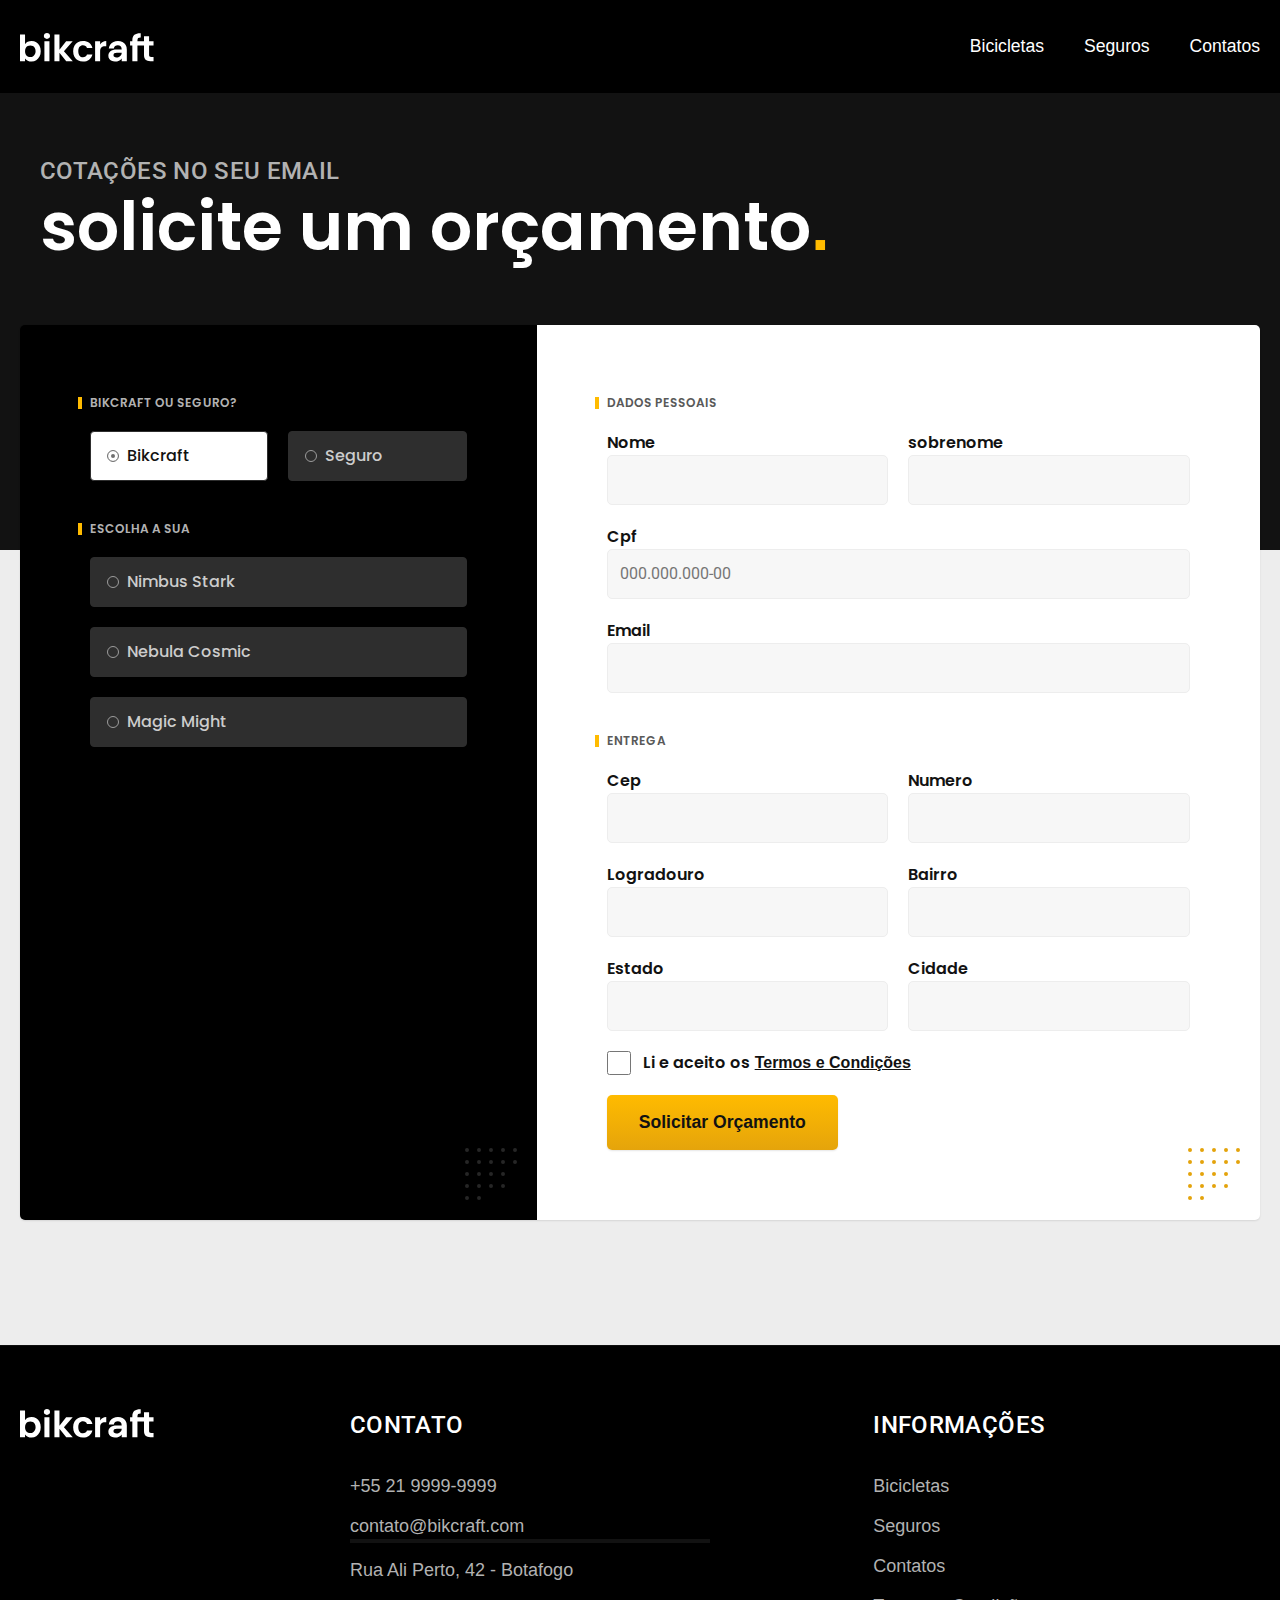
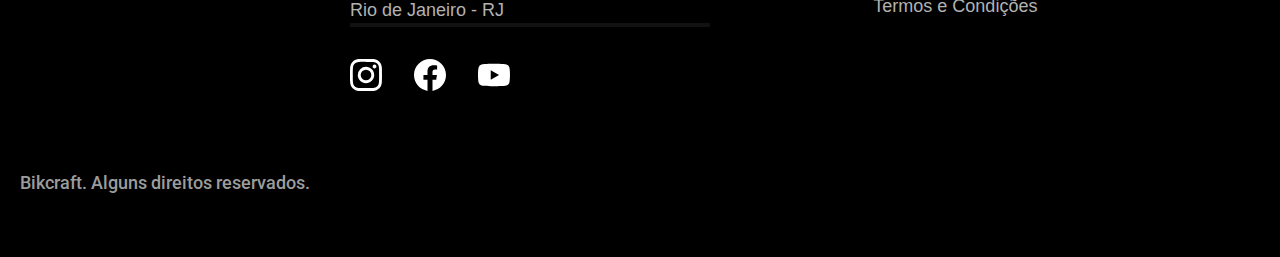
<file: orcamento.html>
<!DOCTYPE html>
<html>
  <head>
    <meta charset="UTF-8" />
    <meta name="viewport" content="width=device-width, initial-scale=1.0" />
    <title>Orçamento | Bikcraft</title>
    <meta name="description" content="Orçamento." />
    <link rel="preload" href="../css/style.min.css" as="style"/><link rel="icon" href="./img/icones/velocidade.svg" type="image/svg+xml">
    <link rel="preload" href="../css/style.min.css" as="style" />
    <link rel="stylesheet" href="../css/style.min.css" />
  </head>
  <body id="body-orcamento">
    <header class="header-bg">
      <div class="header container">
        <a href="../"><img src="../img/bikcraft.svg" alt="Bikcraft" /></a>
        <nav aria-label="primaria">
          <ul class="header-menu">
            <li>
              <a href="../bicicletas.html" class=" poppins">Bicicletas</a>
            </li>
            <li><a href="../seguros.html" class="poppins">Seguros</a></li>
            <li><a href="./contatos.html" class="poppins">Contatos</a></li>
          </ul>
        </nav>
      </div>
    </header>

    <main>
      <div class="titulo-bg">
        <div class="titulo-container">
          <p class="font-2-l-b cor-5">Cotações no seu email</p>
          <h1 class="font-1-xxl-b cor-0">solicite um orçamento<span class="cor-p1">.</span>
          </h1>
        </div>
      </div>

      <form class="orcamento container" action="./">
        <div class="orcamento-produto">
          <h2 class="font-1-xs cor-5">Bikcraft ou Seguro?</h2>
          
          <input type="radio" name="tipo" value="bikcraft" id="bikcraft" checked>
          <label for="bikcraft">Bikcraft</label>
          
          <input type="radio" name="tipo" value="bikcraft" id="seguro">
          <label for="seguro">Seguro</label>

          <div class="orcamento-conteudo" id="orcamento-bikcraft">
            <h2 class="font-1-xs cor-5">Escolha a sua</h2>
           
            <input type="radio" name="produto" value="nimbus" id="nimbus">
            <label for="nimbus">Nimbus Stark <span>R$4999</span></label>
            <div class="orcamento-detalhes">
              <ul>
                <li><img src="./img/icones/eletrica.svg" alt=""> Motor Elétrico</li>
                <li><img src="./img/icones/carbono.svg" alt="">Fibra de Carbono</li>
                <li><img src="./img/icones/velocidade.svg" alt="">50 km/h</li>
                <li><img src="./img/icones/rastreador.svg" alt="">Rastreador</li>
              </ul>
              <img src="./img/bicicletas/nimbus.jpg" alt="Bicicleta Preta">
            </div>
           
            <input type="radio" name="produto" value="nebula" id="nebula">
            <label for="nebula">Nebula Cosmic <span>R$3999</span></label>
            <div class="orcamento-detalhes">
              <ul>
                <li><img src="./img/icones/eletrica.svg" alt=""> Motor Elétrico</li>
                <li><img src="./img/icones/carbono.svg" alt="">Fibra de Carbono</li>
                <li><img src="./img/icones/velocidade.svg" alt="">45 km/h</li>
                <li><img src="./img/icones/rastreador.svg" alt="">Rastreador</li>
              </ul>
              <img src="./img/bicicletas/nebula.jpg" alt="Bicicleta Preta">
            </div>

            <input type="radio" name="produto" value="magic" id="magic">
            <label for="magic">Magic Might <span>R$2999</span></label>
            <div class="orcamento-detalhes">
              <ul>
                <li><img src="./img/icones/eletrica.svg" alt=""> Motor Elétrico</li>
                <li><img src="./img/icones/carbono.svg" alt="">Fibra de Carbono</li>
                <li><img src="./img/icones/velocidade.svg" alt="">40 km/h</li>
                <li><img src="./img/icones/rastreador.svg" alt="">Rastreador</li>
              </ul>
              <img src="./img/bicicletas/magic.jpg" alt="Bicicleta Preta">
            </div>

          </div>
         
          <div class="orcamento-conteudo" id="orcamento-seguro">
            <h2 class="font-1-xs cor-5">Escolha o plano</h2>

            <input type="radio" name="produto" value="prata" id="prata">
            <label for="prata">Prata <span>R$199</span></label>
            
            <input type="radio" name="produto" value="ouro" id="ouro">
            <label for="ouro">Ouro <span>R$299</span></label>
          </div>
        </div>

        <div class="orcamento-dados form">
          <form class="form" action="">
            <h2 class="font-1-xs cor-8 col-2">dados pessoais</h2>
            <div>
              <label for="nome">Nome</label>
              <input type="text" id="nome" name="nome">
            </div>
            <div>
              <label for="sobrenome">sobrenome</label>
              <input type="text" id="sobrenome" name="sobrenome">
            </div>
            <div class="col-2"> 
              <label for="cpf">Cpf</label>
              <input type="text" id="cpf" name="cpf" placeholder="000.000.000-00">
            </div>
            <div class="col-2">
              <label for="email">Email</label>
              <input type="email" id="email" name="email">
            </div>

            <h2 class="font-1-xs cor-8 col-2">entrega</h2>
            <div>
              <label for="cep">Cep</label>
              <input type="text" id="cep" name="cep">
            </div>
            <div>
              <label for="numero">Numero</label>
              <input type="text" id="numero" name="numero">
            </div>
            <div>
              <label for="logradouro">Logradouro</label>
              <input type="text" id="logradouro" name="logradouro">
            </div>
            <div>
              <label for="bairro">Bairro</label>
              <input type="text" id="bairro" name="bairro">
            </div>
            <div>
              <label for="estado">Estado</label>
              <input type="text" id="estado" name="estado">
            </div>
            <div>
              <label for="cidade">Cidade</label>
              <input type="text" id="cidade" name="cidade">
            </div>
              
            <label for="termos" class="orcamento-termos col-2"><input type="checkbox" name="termos" id="termos" required>Li e aceito os <a href="./termos.html">Termos e Condições</a></label>
            <button class="btn col-2">Solicitar Orçamento</button>
          </div>
          </form>
        </div>
      </form>
    </main>

    <footer class="container footer">
      <img src="../img/bikcraft.svg" alt="Bikcraft" />
      <div class="footer-contato">
        <h3 class="font-2-l-b cor-0">Contato</h3>
        <ul class="cor-5 font-2-m">
          <li><a href="tel:+552199999999">+55 21 9999-9999</a></li>
          <li>
            <a href="mailto:contato@bikcraft.com">contato@bikcraft.com</a>
          </li>
          <li>Rua Ali Perto, 42 - Botafogo</li>
          <li>Rio de Janeiro - RJ</li>
        </ul>
        <div class="footer-redes">
          <a href="../">
            <img src="../img/redes/instagram.svg" alt=Instagram">
          </a>
          <a href="../"> <img src="../img/redes/facebook.svg" alt=Facebook"> </a>
          <a href="../"> <img src="../img/redes/youtube.svg" alt=Youtube"> </a>
        </div>
      </div>

      <div class="footer-informacoes">
        <h3 class="font-2-l-b cor-0">Informações</h3>
        <ul class="cor-5 font-2-m">
          <li><a href="../bicicletas.html">Bicicletas</a></li>
          <li><a href="../seguros.html">Seguros</a></li>
          <li><a href="../contato.html">Contatos</a></li>
          <li><a href="../termos.html">Termos e Condições</a></li>
        </ul>
      </div>
      <p class="font-2-m cor-6 footer-cop">
        Bikcraft. Alguns direitos reservados.
      </p>
     </footer>


    <script src="./js/script.js"></script>  </body>
</html>
</file>
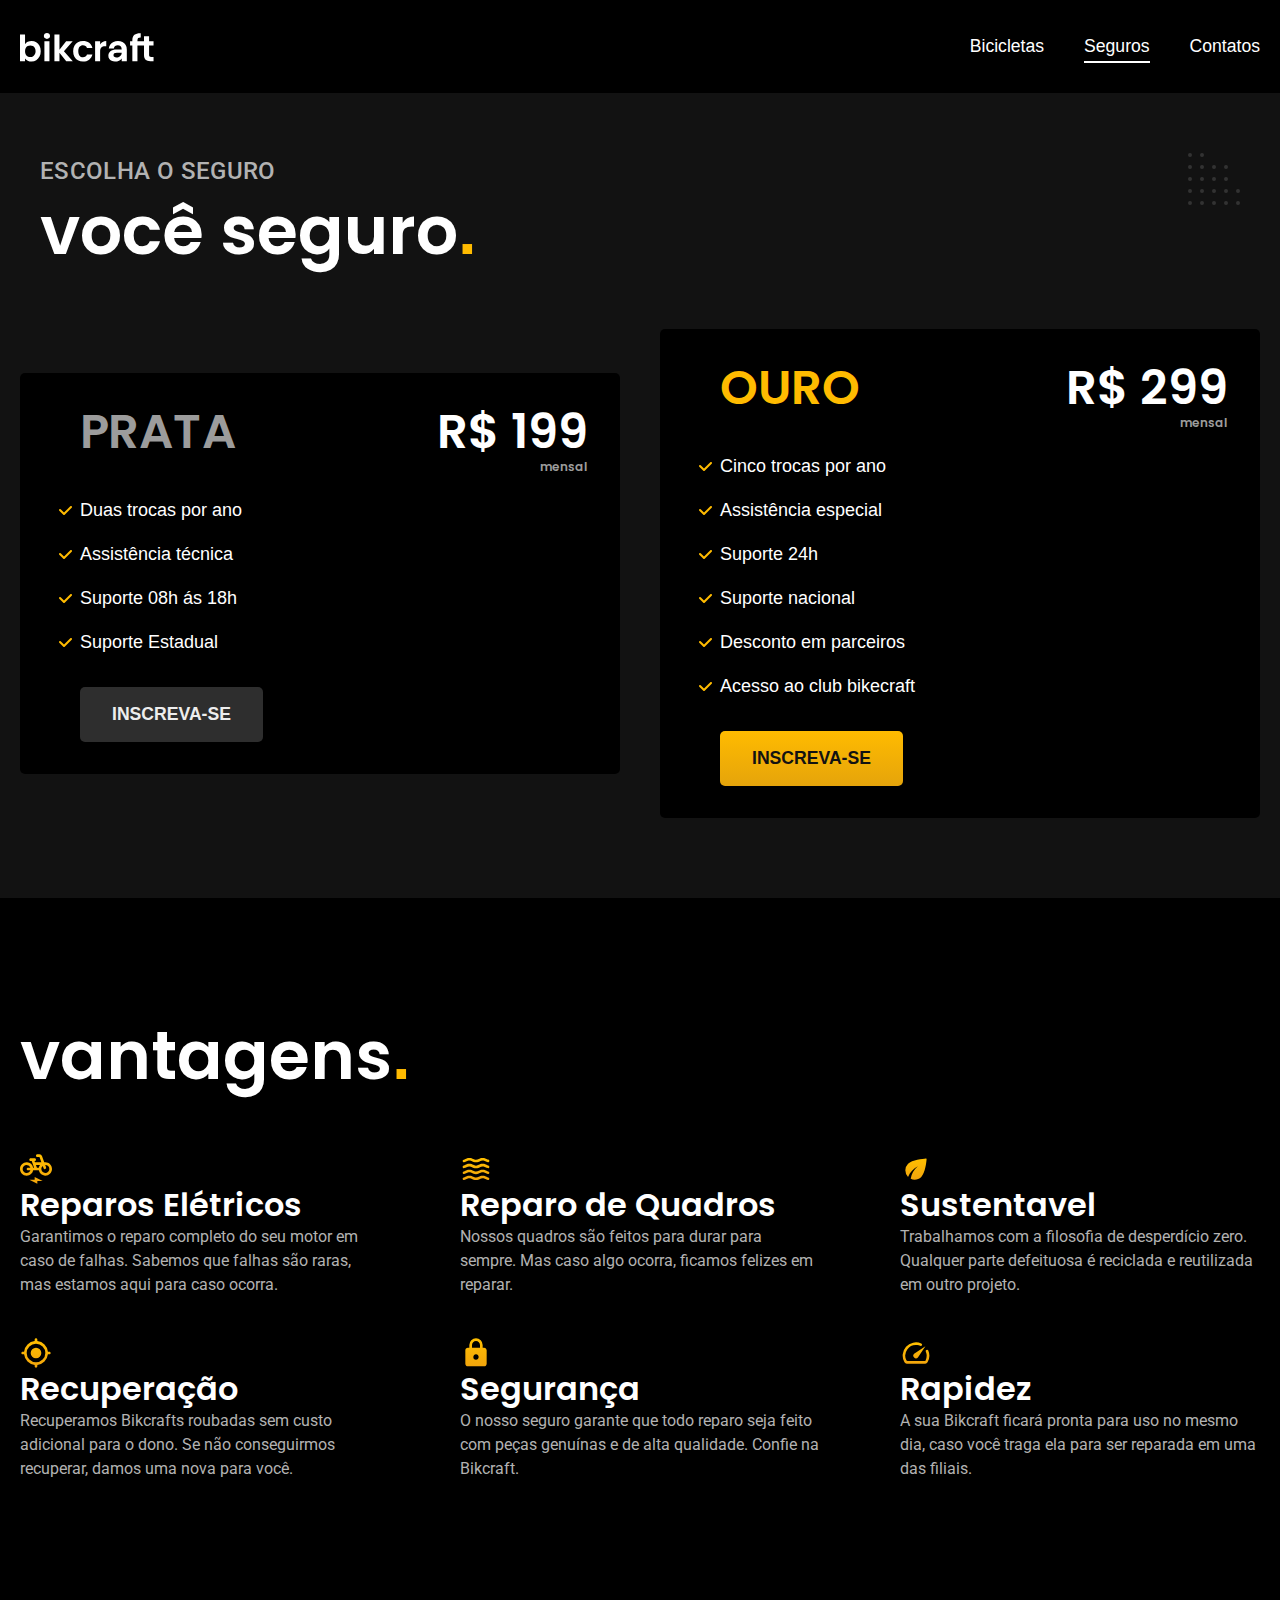
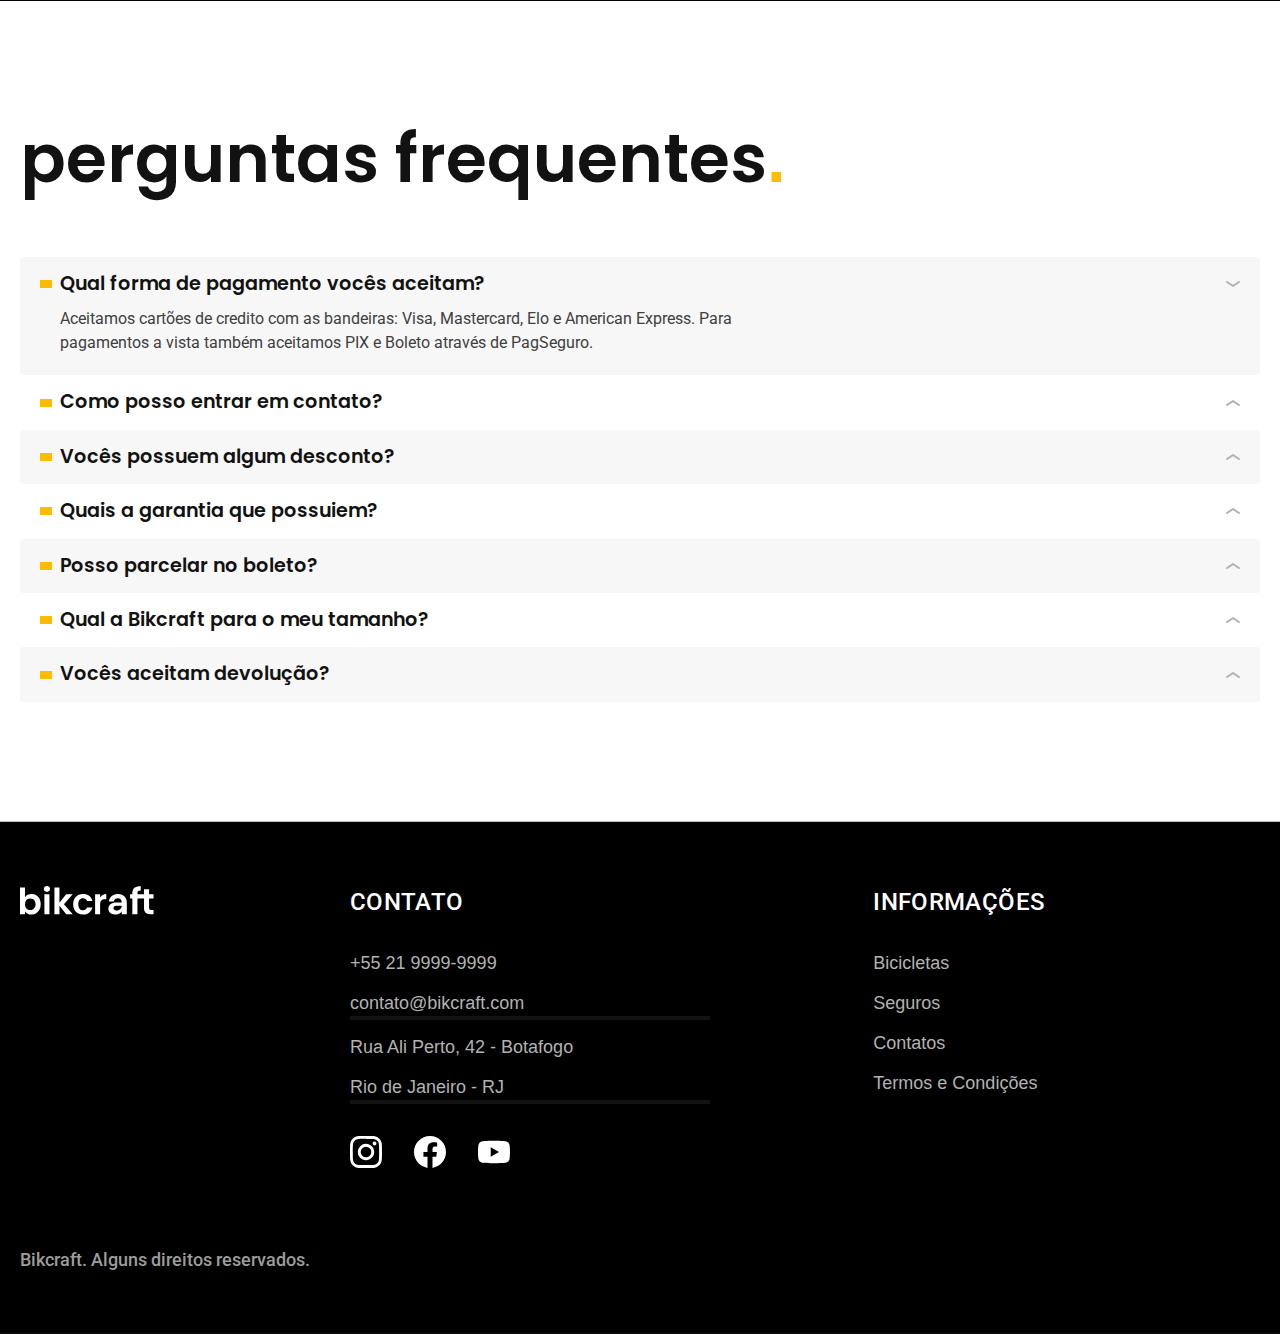
<file: seguros.html>
<!DOCTYPE html>
<html>
  <head>
    <meta charset="UTF-8" />
    <meta name="viewport" content="width=device-width, initial-scale=1.0" />
    <title>Seguros | Bikcraft</title>
    <meta name="description" content="Seguros e Serviços" />
    <link rel="preload" href="../css/style.min.css" as="style" /><link rel="icon" href="./img/icones/velocidade.svg" type="image/svg+xml">
    <link rel="preload" href="../css/style.min.css" as="style" />
    <link rel="stylesheet" href="../css/style.min.css" />
  </head>
  <body id="body-seguros">
    <header class="header-bg">
      <div class="header container">
        <a href="../"><img src="../img/bikcraft.svg" alt="Bikcraft" /></a>
        <nav aria-label="primaria">
          <ul class="header-menu">
            <li>
              <a href="./bicicletas.html" class="poppins">Bicicletas</a>
            </li>
            <li><a href="./seguros.html" class=" poppins">Seguros</a></li>
            <li><a href="./contatos.html" class="poppins">Contatos</a></li>
          </ul>
        </nav>
      </div>
    </header>

    <main>
      <div class="titulo-bg">
        <div class="titulo container">
          <p class="font-2-l-b cor-5">Escolha o seguro</p>
          <h1 class="font-1-xxl-b cor-0">
            você seguro<span class="cor-p1">.</span>
          </h1>
        </div>
      </div>

      <div class="seguros container">
        <div class="seguros-item">
          <h3 class="font-1-xl cor-6 margin-40">PRATA</h3>
          <span class="font-1-xl cor-0"
            >R$ 199 <span class="font-1-xs cor-6">mensal</span></span
          >

          <ul class="font-2-m cor-0 margin-32">
            <li>Duas trocas por ano</li>
            <li>Assistência técnica</li>
            <li>Suporte 08h ás 18h</li>
            <li>Suporte Estadual</li>
          </ul>

          <a href="../orcamento.html?tipo=seguro&produto=prata" class="btn sec">INSCREVA-SE</a>
        </div>

        <div class="seguros-item">
          <h3 class="font-1-xl cor-p1 margin-40">OURO</h3>
          <span class="font-1-xl cor-0"
            >R$ 299 <span class="font-1-xs cor-6">mensal</span></span
          >

          <ul class="font-2-m cor-0 margin-32">
            <li>Cinco trocas por ano</li>
            <li>Assistência especial</li>
            <li>Suporte 24h</li>
            <li>Suporte nacional</li>
            <li>Desconto em parceiros</li>
            <li>Acesso ao club bikecraft</li>
          </ul>

          <a href="../orcamento.html?tipo=seguro&produto=ouro" class="btn">INSCREVA-SE</a>
        </div>
      </div>
    </main>

    <article class="vantagens-bg">
      <div class="vantagens container">
        <h2 class="font-1-xxl-b cor-0">
          vantagens<span class="cor-p1">.</span>
        </h2>

        <ul>
          <li>
            <img src="/img/icones/eletrica.svg" alt="" />
            <h3 class="font-1-l-b cor-0">Reparos Elétricos</h3>
            <p class="font-2-s cor-5">
              Garantimos o reparo completo do seu motor em caso de falhas.
              Sabemos que falhas são raras, mas estamos aqui para caso ocorra.
            </p>
          </li>

          <li>
            <img src="/img/icones/carbono.svg" alt="" />
            <h3 class="font-1-l-b cor-0">Reparo de Quadros</h3>
            <p class="font-2-s cor-5">
              Nossos quadros são feitos para durar para sempre. Mas caso algo
              ocorra, ficamos felizes em reparar.
            </p>
          </li>

          <li>
            <img src="/img/icones/sustentavel.svg" alt="" />
            <h3 class="font-1-l-b cor-0">Sustentavel</h3>
            <p class="font-2-s cor-5">
              Trabalhamos com a filosofia de desperdício zero. Qualquer parte
              defeituosa é reciclada e reutilizada em outro projeto.
            </p>
          </li>

          <li>
            <img src="/img/icones/rastreador.svg" alt="" />
            <h3 class="font-1-l-b cor-0">Recuperação</h3>
            <p class="font-2-s cor-5">
              Recuperamos Bikcrafts roubadas sem custo adicional para o dono. Se
              não conseguirmos recuperar, damos uma nova para você.
            </p>
          </li>

          <li>
            <img src="/img/icones/seguro.svg" alt="" />
            <h3 class="font-1-l-b cor-0">Segurança</h3>
            <p class="font-2-s cor-5">
              O nosso seguro garante que todo reparo seja feito com peças
              genuínas e de alta qualidade. Confie na Bikcraft.
            </p>
          </li>

          <li>
            <img src="/img/icones/velocidade.svg" alt="" />
            <h3 class="font-1-l-b cor-0">Rapidez</h3>
            <p class="font-2-s cor-5">
              A sua Bikcraft ficará pronta para uso no mesmo dia, caso você
              traga ela para ser reparada em uma das filiais.
            </p>
          </li>
        </ul>
      </div>
    </article>

    <article class="perguntas container">
      <h2 class="font-1-xxl-b">
        perguntas frequentes<span class="cor-p1">.</span>
      </h2>
      <dl>
        <div>
          <dt><button class="font-1-m-b" aria-controls="pergunta1" aria-expanded="true" aria-controls="pergunta1">Qual forma de pagamento vocês aceitam?</button></dt>
          <dd class="font-2-s cor-9 ativa" id="pergunta1">
            Aceitamos cartões de credito com as bandeiras: Visa, Mastercard, Elo
            e American Express. Para pagamentos a vista também aceitamos PIX e
            Boleto através de PagSeguro.
          </dd>
        </div>
        <div>
          <dt><button class="font-1-m-b" aria-controls="pergunta2" >Como posso entrar em contato?</button></dt>
          <dd class="font-2-s cor-9" id="pergunta2">
            Aceitamos cartões de credito com as bandeiras: Visa, Mastercard, Elo
            e American Express. Para pagamentos a vista também aceitamos PIX e
            Boleto através de PagSeguro.
          </dd>
        </div>
        <div>
          <dt><button class="font-1-m-b" aria-controls="pergunta3" >Vocês possuem algum desconto?</button></dt>
          <dd class="font-2-s cor-9" id="pergunta3">
            Aceitamos cartões de credito com as bandeiras: Visa, Mastercard, Elo
            e American Express. Para pagamentos a vista também aceitamos PIX e
            Boleto através de PagSeguro.
          </dd>
        </div>
        <div>
          <dt><button class="font-1-m-b" aria-controls="pergunta4" >Quais a garantia que possuiem?</button></dt>
          <dd class="font-2-s cor-9" id="pergunta4">
            Aceitamos cartões de credito com as bandeiras: Visa, Mastercard, Elo
            e American Express. Para pagamentos a vista também aceitamos PIX e
            Boleto através de PagSeguro.
          </dd>
        </div>
        <div>
          <dt><button class="font-1-m-b" aria-controls="pergunta5" >Posso parcelar no boleto?</button></dt>
          <dd class="font-2-s cor-9" id="pergunta5">
            Aceitamos cartões de credito com as bandeiras: Visa, Mastercard, Elo
            e American Express. Para pagamentos a vista também aceitamos PIX e
            Boleto através de PagSeguro.
          </dd>
        </div>
        <div>
          <dt><button class="font-1-m-b" aria-controls="pergunta6" >Qual a Bikcraft para o meu tamanho?</button></dt>
          <dd class="font-2-s cor-9" id="pergunta6">
            Aceitamos cartões de credito com as bandeiras: Visa, Mastercard, Elo
            e American Express. Para pagamentos a vista também aceitamos PIX e
            Boleto através de PagSeguro.
          </dd>
        </div>
        <div>
          <dt><button class="font-1-m-b" aria-controls="pergunta7" >Vocês aceitam devolução?</button></dt>
          <dd class="font-2-s cor-9" id="pergunta7" id="pergunta7">
            Aceitamos cartões de credito com as bandeiras: Visa, Mastercard, Elo
            e American Express. Para pagamentos a vista também aceitamos PIX e
            Boleto através de PagSeguro.
          </dd>
        </div>
      </dl>
    </article>

    <footer class="container footer">
      <img src="../img/bikcraft.svg" alt="Bikcraft" />
      <div class="footer-contato">
        <h3 class="font-2-l-b cor-0">Contato</h3>
        <ul class="cor-5 font-2-m">
          <li><a href="tel:+552199999999">+55 21 9999-9999</a></li>
          <li>
            <a href="mailto:contato@bikcraft.com">contato@bikcraft.com</a>
          </li>
          <li>Rua Ali Perto, 42 - Botafogo</li>
          <li>Rio de Janeiro - RJ</li>
        </ul>
        <div class="footer-redes">
          <a href="../">
            <img src="../img/redes/instagram.svg" alt=Instagram">
          </a>
          <a href="../">
            <img src="../img/redes/facebook.svg" alt=Facebook">
          </a>
          <a href="../"> <img src="../img/redes/youtube.svg" alt=Youtube"> </a>
        </div>
      </div>

      <div class="footer-informacoes">
        <h3 class="font-2-l-b cor-0">Informações</h3>
        <ul class="cor-5 font-2-m">
          <li><a href="../bicicletas.html">Bicicletas</a></li>
          <li><a href="../seguros.html">Seguros</a></li>
          <li><a href="../contato.html">Contatos</a></li>
          <li><a href="../termos.html">Termos e Condições</a></li>
        </ul>
      </div>
      <p class="font-2-m cor-6 footer-cop">
        Bikcraft. Alguns direitos reservados.
      </p>
     </footer>


    <script src="./js/script.js"></script>  </body>
</html>
</file>
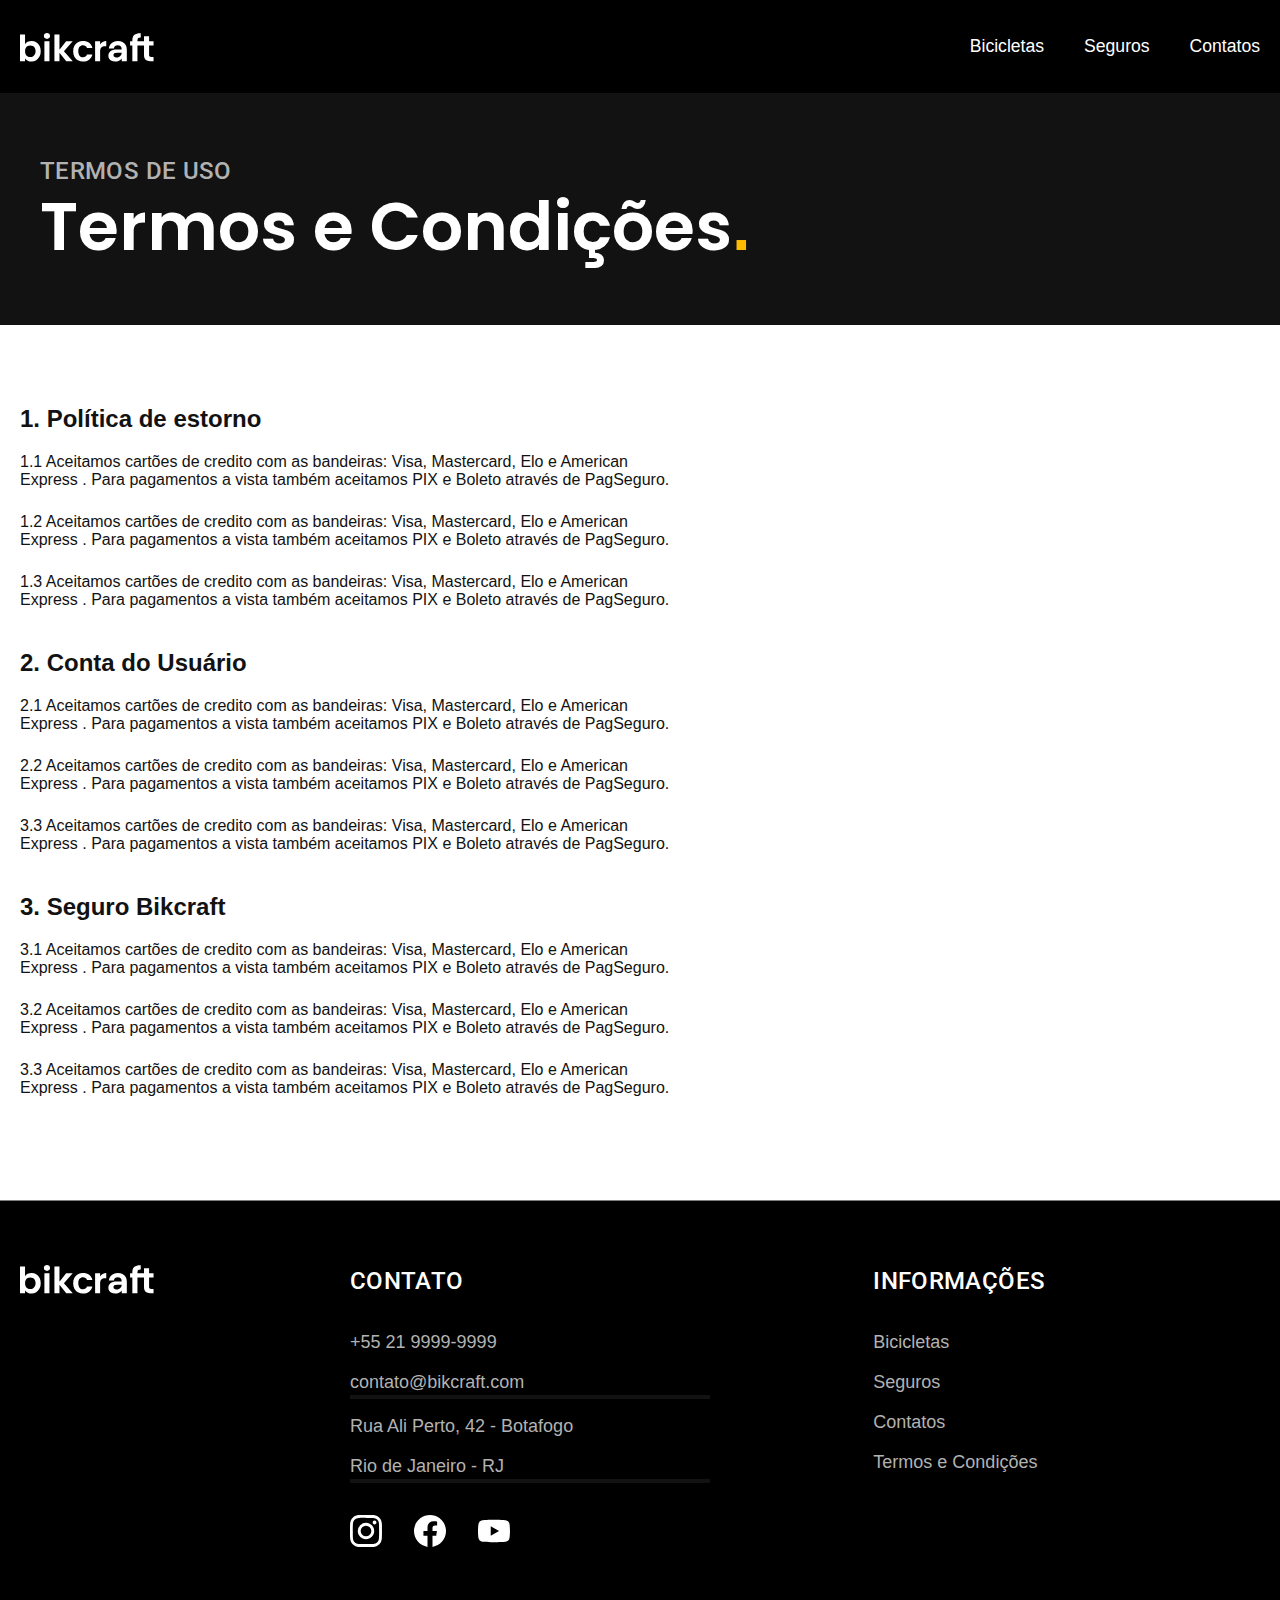
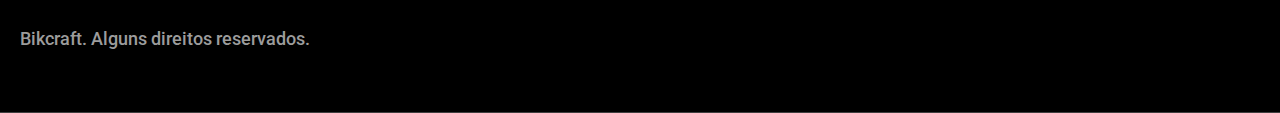
<file: termos.html>
<!DOCTYPE html>
<html>
  <head>
    <meta charset="UTF-8" />
    <meta name="viewport" content="width=device-width, initial-scale=1.0" />
    <title>Termos e Condições | Bikcraft</title>
    <meta name="description" content="Termos e descrições." />
    <link rel="preload" href="../css/style.min.css" as="style" /><link rel="icon" href="./img/icones/velocidade.svg" type="image/svg+xml">
    <link rel="preload" href="../css/style.min.css" as="style" />
    <link rel="stylesheet" href="../css/style.min.css" />
  </head>
  <body id="body-termos">
    <header class="header-bg">
      <div class="header container">
        <a href="../"><img src="../img/bikcraft.svg" alt="Bikcraft" /></a>
        <nav aria-label="primaria">
          <ul class="header-menu">
            <li>
              <a href="../bicicletas.html" class=" poppins">Bicicletas</a>
            </li>
            <li><a href="../seguros.html" class="poppins">Seguros</a></li>
            <li><a href=".contatos.html" class="poppins">Contatos</a></li>
          </ul>
        </nav>
      </div>
    </header>

    <main>
      <div class="titulo-bg">
        <div class="titulo-container">
          <p class="font-2-l-b cor-5">Termos de uso</p>
          <h1 class="font-1-xxl-b cor-0">
            Termos e Condições<span class="cor-p1">.</span>
          </h1>
        </div>
      </div>

      <div class="termos container">
        <h2 class="font-1-l cor-11">1. Política de estorno</h2>
        <p>
          1.1 Aceitamos cartões de credito com as bandeiras: Visa, Mastercard,
          Elo e American Express . Para pagamentos a vista também aceitamos PIX
          e Boleto através de PagSeguro.
        </p>
        <p>
          1.2 Aceitamos cartões de credito com as bandeiras: Visa, Mastercard,
          Elo e American Express . Para pagamentos a vista também aceitamos PIX
          e Boleto através de PagSeguro.
        </p>
        <p>
          1.3 Aceitamos cartões de credito com as bandeiras: Visa, Mastercard,
          Elo e American Express . Para pagamentos a vista também aceitamos PIX
          e Boleto através de PagSeguro.
        </p>

        <h2 class="font-1-l cor-11">2. Conta do Usuário</h2>
        <p>
          2.1 Aceitamos cartões de credito com as bandeiras: Visa, Mastercard,
          Elo e American Express . Para pagamentos a vista também aceitamos PIX
          e Boleto através de PagSeguro.
        </p>
        <p>
          2.2 Aceitamos cartões de credito com as bandeiras: Visa, Mastercard,
          Elo e American Express . Para pagamentos a vista também aceitamos PIX
          e Boleto através de PagSeguro.
        </p>
        <p>
          3.3 Aceitamos cartões de credito com as bandeiras: Visa, Mastercard,
          Elo e American Express . Para pagamentos a vista também aceitamos PIX
          e Boleto através de PagSeguro.
        </p>
        <h2 class="font-1-l cor-11">3. Seguro Bikcraft</h2>
        <p>
          3.1 Aceitamos cartões de credito com as bandeiras: Visa, Mastercard,
          Elo e American Express . Para pagamentos a vista também aceitamos PIX
          e Boleto através de PagSeguro.
        </p>
        <p>
          3.2 Aceitamos cartões de credito com as bandeiras: Visa, Mastercard,
          Elo e American Express . Para pagamentos a vista também aceitamos PIX
          e Boleto através de PagSeguro.
        </p>
        <p>
          3.3 Aceitamos cartões de credito com as bandeiras: Visa, Mastercard,
          Elo e American Express . Para pagamentos a vista também aceitamos PIX
          e Boleto através de PagSeguro.
        </p>
      </div>
    </main>

    <footer class="container footer">
      <img src="../img/bikcraft.svg" alt="Bikcraft" />
      <div class="footer-contato">
        <h3 class="font-2-l-b cor-0">Contato</h3>
        <ul class="cor-5 font-2-m">
          <li><a href="tel:+552199999999">+55 21 9999-9999</a></li>
          <li>
            <a href="mailto:contato@bikcraft.com">contato@bikcraft.com</a>
          </li>
          <li>Rua Ali Perto, 42 - Botafogo</li>
          <li>Rio de Janeiro - RJ</li>
        </ul>
        <div class="footer-redes">
          <a href="../">
            <img src="../img/redes/instagram.svg" alt=Instagram">
          </a>
          <a href="../">
            <img src="../img/redes/facebook.svg" alt=Facebook">
          </a>
          <a href="../"> <img src="../img/redes/youtube.svg" alt=Youtube"> </a>
        </div>
      </div>

      <div class="footer-informacoes">
        <h3 class="font-2-l-b cor-0">Informações</h3>
        <ul class="cor-5 font-2-m">
          <li><a href="../bicicletas.html">Bicicletas</a></li>
          <li><a href="../seguros.html">Seguros</a></li>
          <li><a href="../contato.html">Contatos</a></li>
          <li><a href="../termos.html">Termos e Condições</a></li>
        </ul>
      </div>
      <p class="font-2-m cor-6 footer-cop">
        Bikcraft. Alguns direitos reservados.
      </p>
     </footer>


    <script src="./js/script.js"></script>  </body>
</html>
</file>
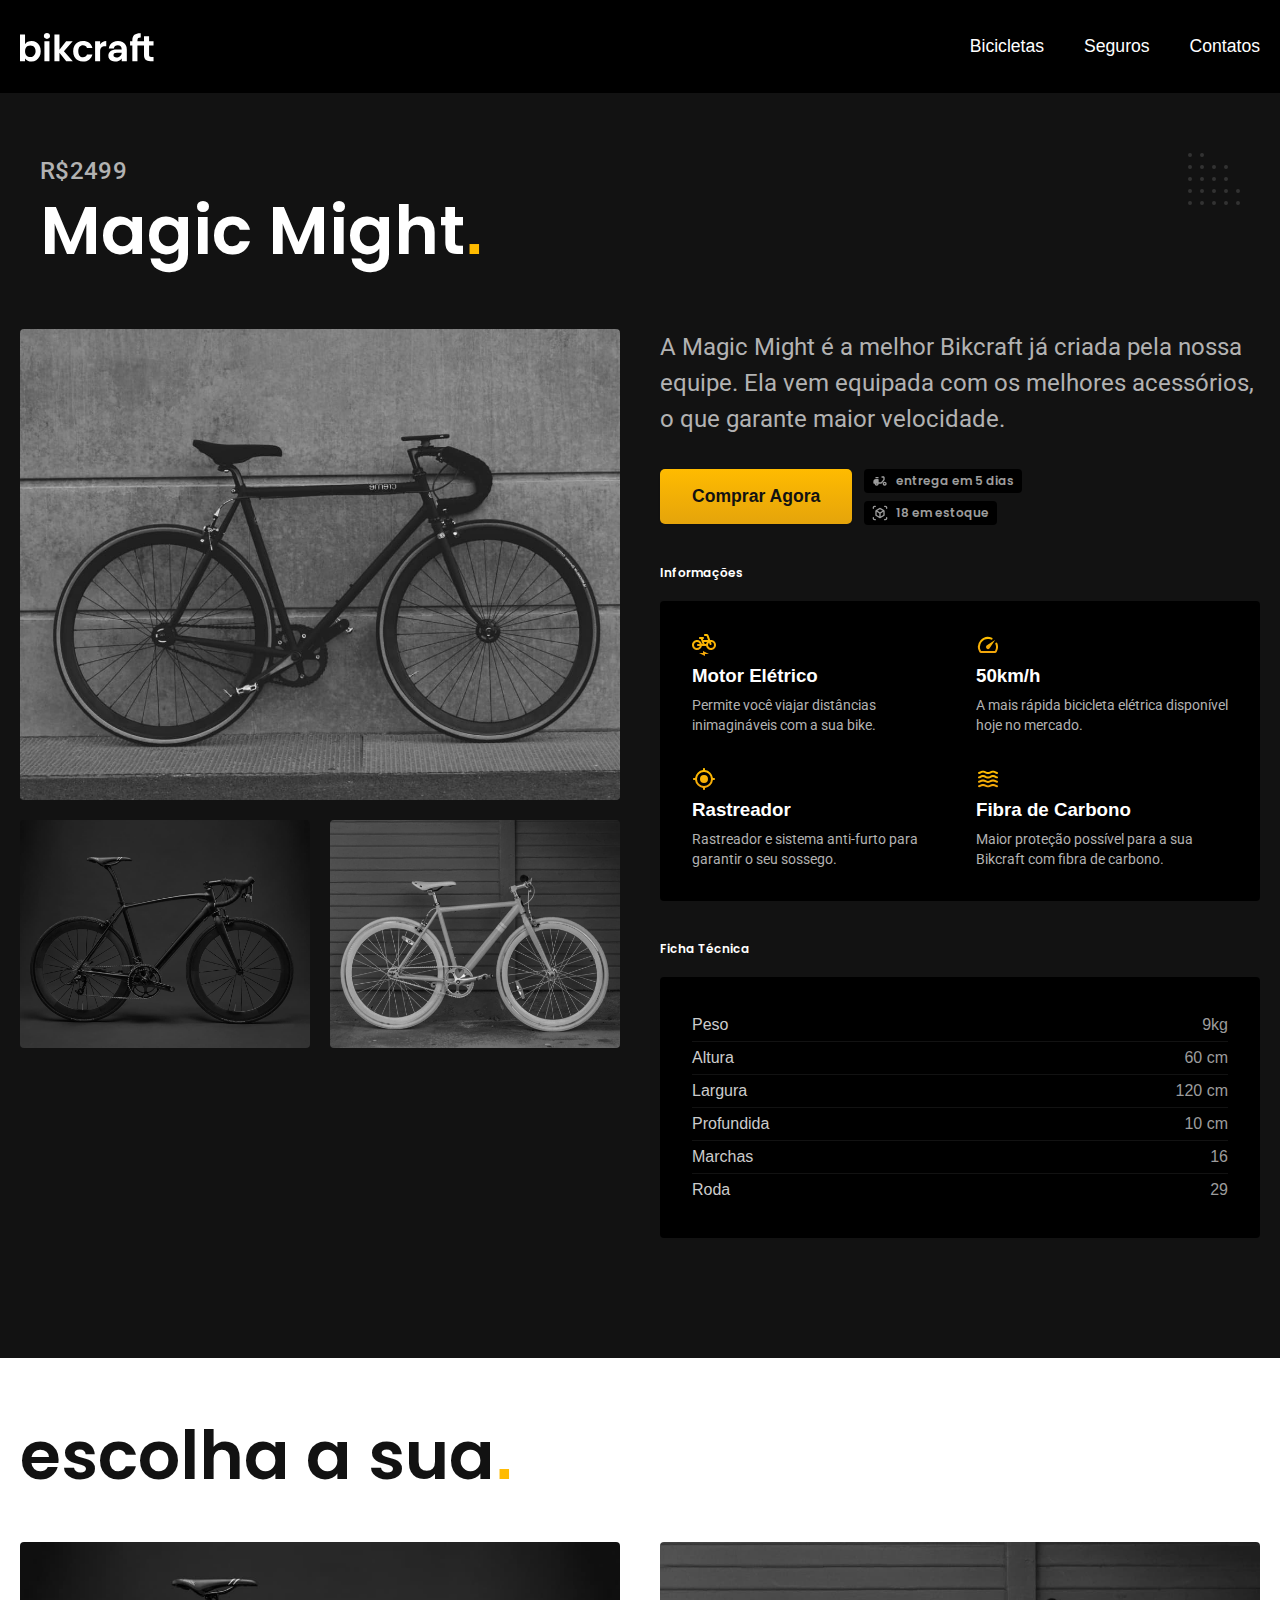
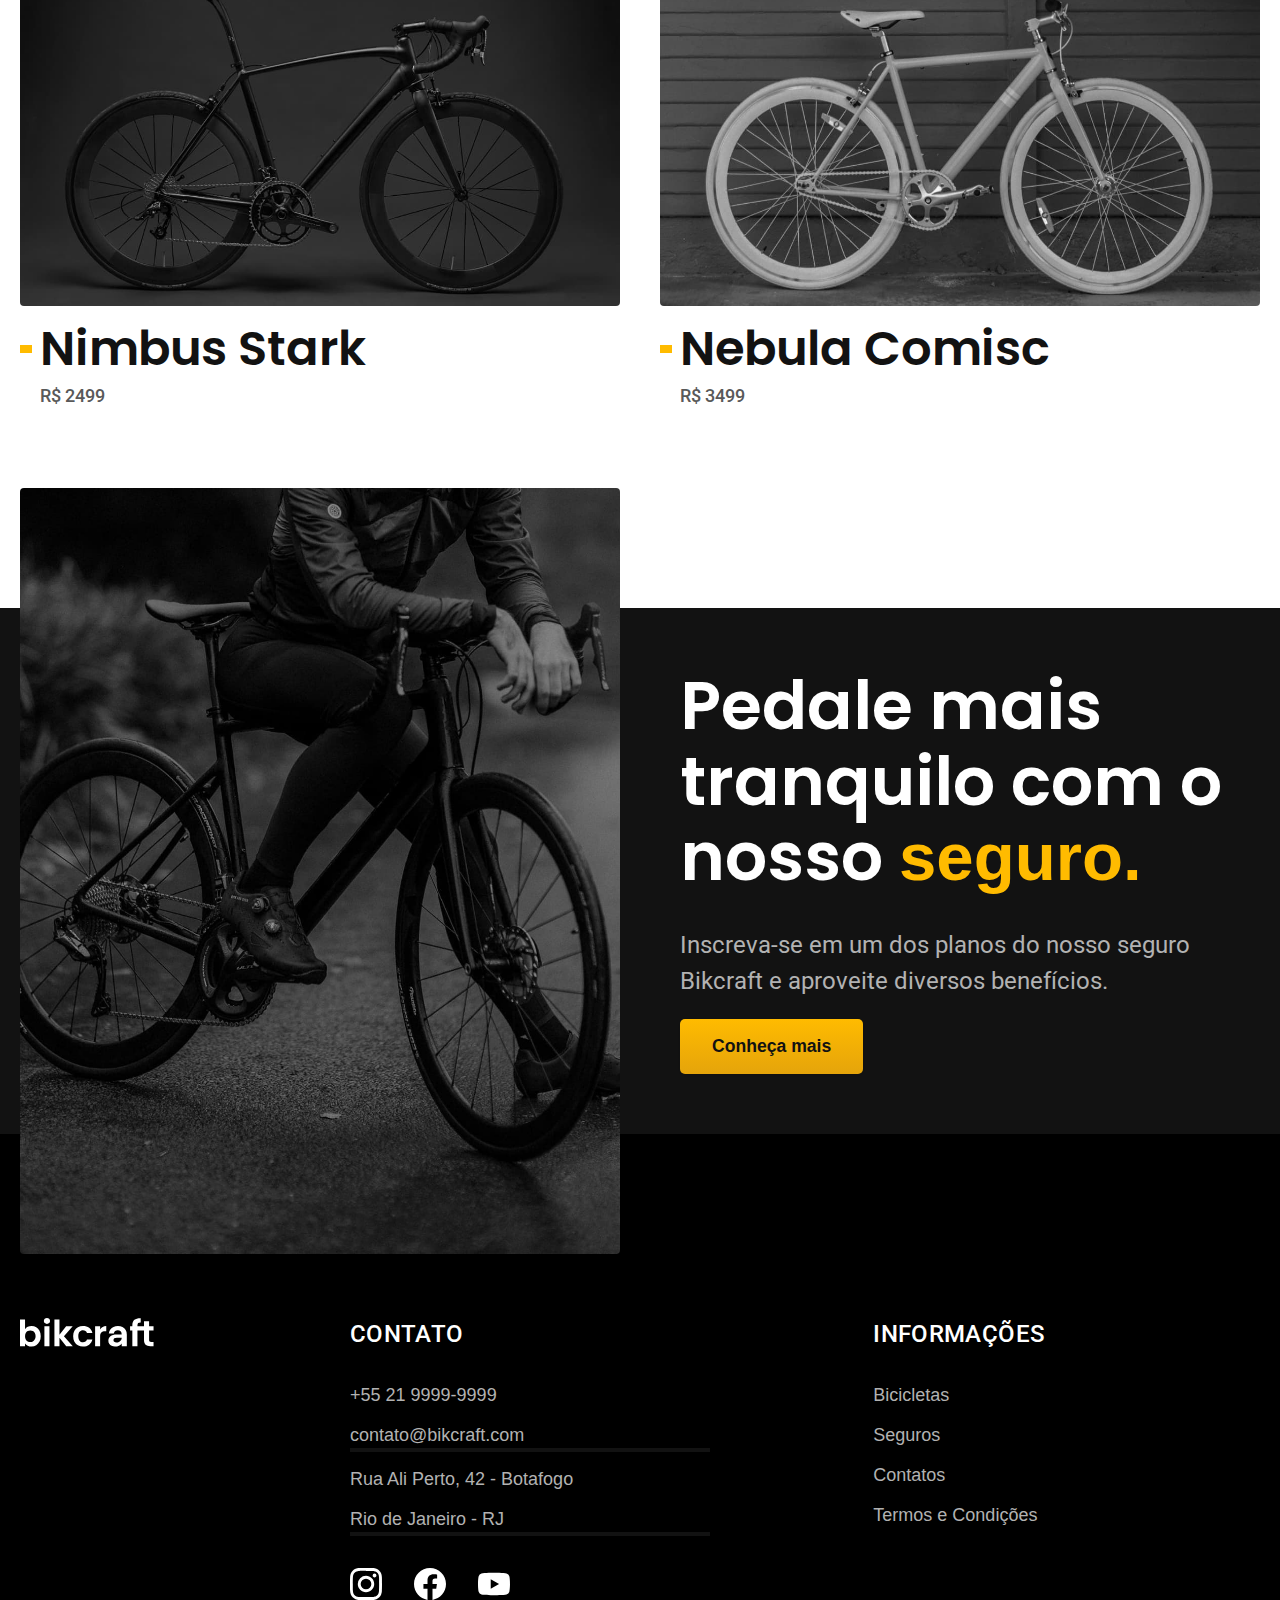
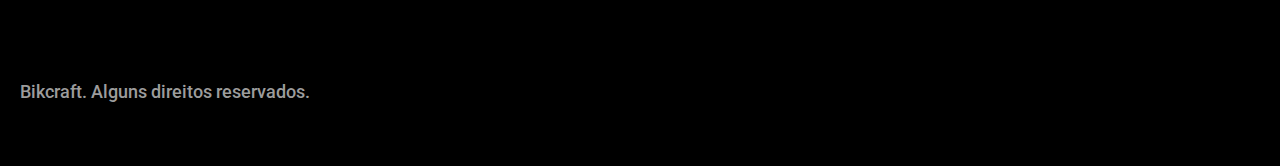
<file: bicicletas/magic.html>
<!DOCTYPE html>
<html>
  <head>
    <meta charset="UTF-8" />
    <meta name="viewport" content="width=device-width, initial-scale=1.0" />
    <title>Magic | Bikcrafta</title>
    <meta name="description" content="Termos e descrições." />
    
    
    <link rel="preload" href="../css/style.min.css" as="style"/><link rel="icon" href="../img/icones/velocidade.svg" type="image/svg+xml">
    <link rel="preload" href="../css/style.min.css" as="style" />
    <link rel="stylesheet" href="../css/style.min.css" />
  </head>
  <body id="body-bicicleta">
    <header class="header-bg">
      <div class="header container">
        <a href="../"><img src="../img/bikcraft.svg" alt="Bikcraft" /></a>
        <nav aria-label="primaria">
          <ul class="header-menu">
            <li>
              <a href="../bicicletas.html" class="poppins">Bicicletas</a>
            </li>
            <li><a href="../seguros.html" class="poppins">Seguros</a></li>
            <li><a href="../contatos.html" class="poppins">Contatos</a></li>
          </ul>
        </nav>
      </div>
    </header>

    <main class="titulo-bg">
      <div>
        <div class="titulo container">
          <p class="font-2-l-b cor-5">R$2499</p>
          <h1 class="font-1-xxl-b cor-0">
            Magic Might<span class="cor-p1">.</span>
          </h1>
      </div>
      <div class="bicicleta container">
        <div class="bicicleta-img">
          <img src="../img/bicicleta/nimbus2.jpg" alt="" class='ativoI'>
          <img src="../img/bicicleta/nimbus1.jpg" alt="">
          <img src="../img/bicicleta/nimbus3.jpg" alt="">
        </div>
        <div class="bicicleta-conteudo">
          <p class="font-2-l cor-5">
            A Magic Might é a melhor Bikcraft já criada pela nossa equipe. Ela vem equipada com os melhores acessórios, o que garante maior velocidade.
          </p>
          <div class="bicicleta-comprar">
            <a href="../orcamento.html?tipo=bikcraft&produto=magic" class="btn">Comprar Agora</a>
            <span class="font-1-xs cor-6"><img src="../img/icones/entrega.svg" alt=""> entrega em 5 dias</span>
            <span class="font-1-xs cor-6"><img src="../img/icones/estoque.svg" alt=""> 18 em estoque</span>
          </div>
        <h2 class="font-1-xs cor-0">Informações</h2>
        <ul class="bicicleta-informacoes">
          <li>
            <img src="../img/icones/eletrica.svg" alt="">
            <h3 class="font-1-m cor-0">Motor Elétrico</h3>
            <p class="font-2-xs cor-5">Permite você viajar distâncias inimagináveis com a sua bike.</p>
          </li>
          <li>
            <img src="../img/icones/velocidade.svg" alt="">
            <h3 class="font-1-m cor-0">50km/h</h3>
            <p class="font-2-xs cor-5">A mais rápida bicicleta elétrica disponível hoje no mercado.</p>
          </li>
          <li>
            <img src="../img/icones/rastreador.svg" alt="">
            <h3 class="font-1-m cor-0">Rastreador</h3>
            <p class="font-2-xs cor-5">Rastreador e sistema anti-furto para garantir o seu sossego.</p>
          </li>
          <li>
            <img src="../img/icones/carbono.svg" alt="">
            <h3 class="font-1-m cor-0">Fibra de Carbono</h3>
            <p class="font-2-xs cor-5">Maior proteção possível para a sua Bikcraft com fibra de carbono.</p>
          </li>
        </ul>

        <h2 class="font-1-xs cor-0">Ficha Técnica</h2>
        <ul class="bicicleta-ficha font-2-s cor-4">
          <li>Peso <span>9kg</span></li>
          <li>Altura <span>60 cm</span></li>
          <li>Largura <span>120 cm</span></li>
          <li>Profundida <span>10 cm</span></li>
          <li>Marchas <span>16</span></li>
          <li>Roda <span>29</span></li>
        </ul>
      </div>
      </div>
    </main>

    <article class="bicicletas-lista container">
      <h2 class="font-1-xxl-b cor-12 margin-48">escolha a sua<span class="cor-p1">.</span></h2>

      <ul>
        <li>
          <a href="nimbus.html">
            <img src="../img/bicicletas/nimbus.jpg" alt="" class="margin-16">
            <h3 class="font-1-xl margin-8">Nimbus Stark</h3>
            <span class="font-2-m cor-8">R$ 2499</span>
          </a>
        </li>
        
        <li>
          <a href="nebula.html">
            <img src="../img/bicicletas/nebula.jpg" alt="" class="margin-16">
            <h3 class="font-1-xl margin-8">Nebula Comisc</h3>
            <span class="font-2-m cor-8">R$ 3499</span>
          </a>
        </li>
      </ul>
    </article>

    <article class="seguro-bg">
      <div class="seguro container">
        <div class="seguro-img">
          <img src="../img/fotos/seguros.jpg" alt="Pessoa para em cima de uma bicicleta">
        </div>

        <div class="seguro-conteudo">
          <h2 class="font-1-xxl-b cor-0">Pedale mais tranquilo com o nosso <span class="cor-p1">seguro.</span></h2>
          <p class="font-2-l cor-5">Inscreva-se em um dos planos do nosso seguro Bikcraft e aproveite diversos benefícios.</p>
          <a class="btn" href="../seguros.html">Conheça mais</a>
        </div>
      </div>
    </article>

    <footer class="footer-bg">
     <div class="container footer">
      <img src="../img/bikcraft.svg" alt="Bikcraft" />
      <div class="footer-contato">
        <h3 class="font-2-l-b cor-0">Contato</h3>
        <ul class="cor-5 font-2-m">
          <li><a href="tel:+552199999999">+55 21 9999-9999</a></li>
          <li>
            <a href="mailto:contato@bikcraft.com">contato@bikcraft.com</a>
          </li>
          <li>Rua Ali Perto, 42 - Botafogo</li>
          <li>Rio de Janeiro - RJ</li>
        </ul>
        <div class="footer-redes">
          <a href="./">
            <img src="../img/redes/instagram.svg" alt=Instagram">
          </a>
          <a href="../"> <img src="../img/redes/facebook.svg" alt=Facebook"> </a>
          <a href="../"> <img src="../img/redes/youtube.svg" alt=Youtube"> </a>
        </div>
      </div>

      <div class="footer-informacoes">
        <h3 class="font-2-l-b cor-0">Informações</h3>
        <ul class="cor-5 font-2-m">
          <li><a href="/bicicletas.html">Bicicletas</a></li>
          <li><a href="/seguros.html">Seguros</a></li>
          <li><a href="/contato.html">Contatos</a></li>
          <li><a href="/termos.html">Termos e Condições</a></li>
        </ul>
      </div>
      <p class="font-2-m cor-6 footer-cop">
        Bikcraft. Alguns direitos reservados.
      </p>
     </div>
     </footer>


    <script src="../js/script.js"></script>  </body>
</html>
</file>
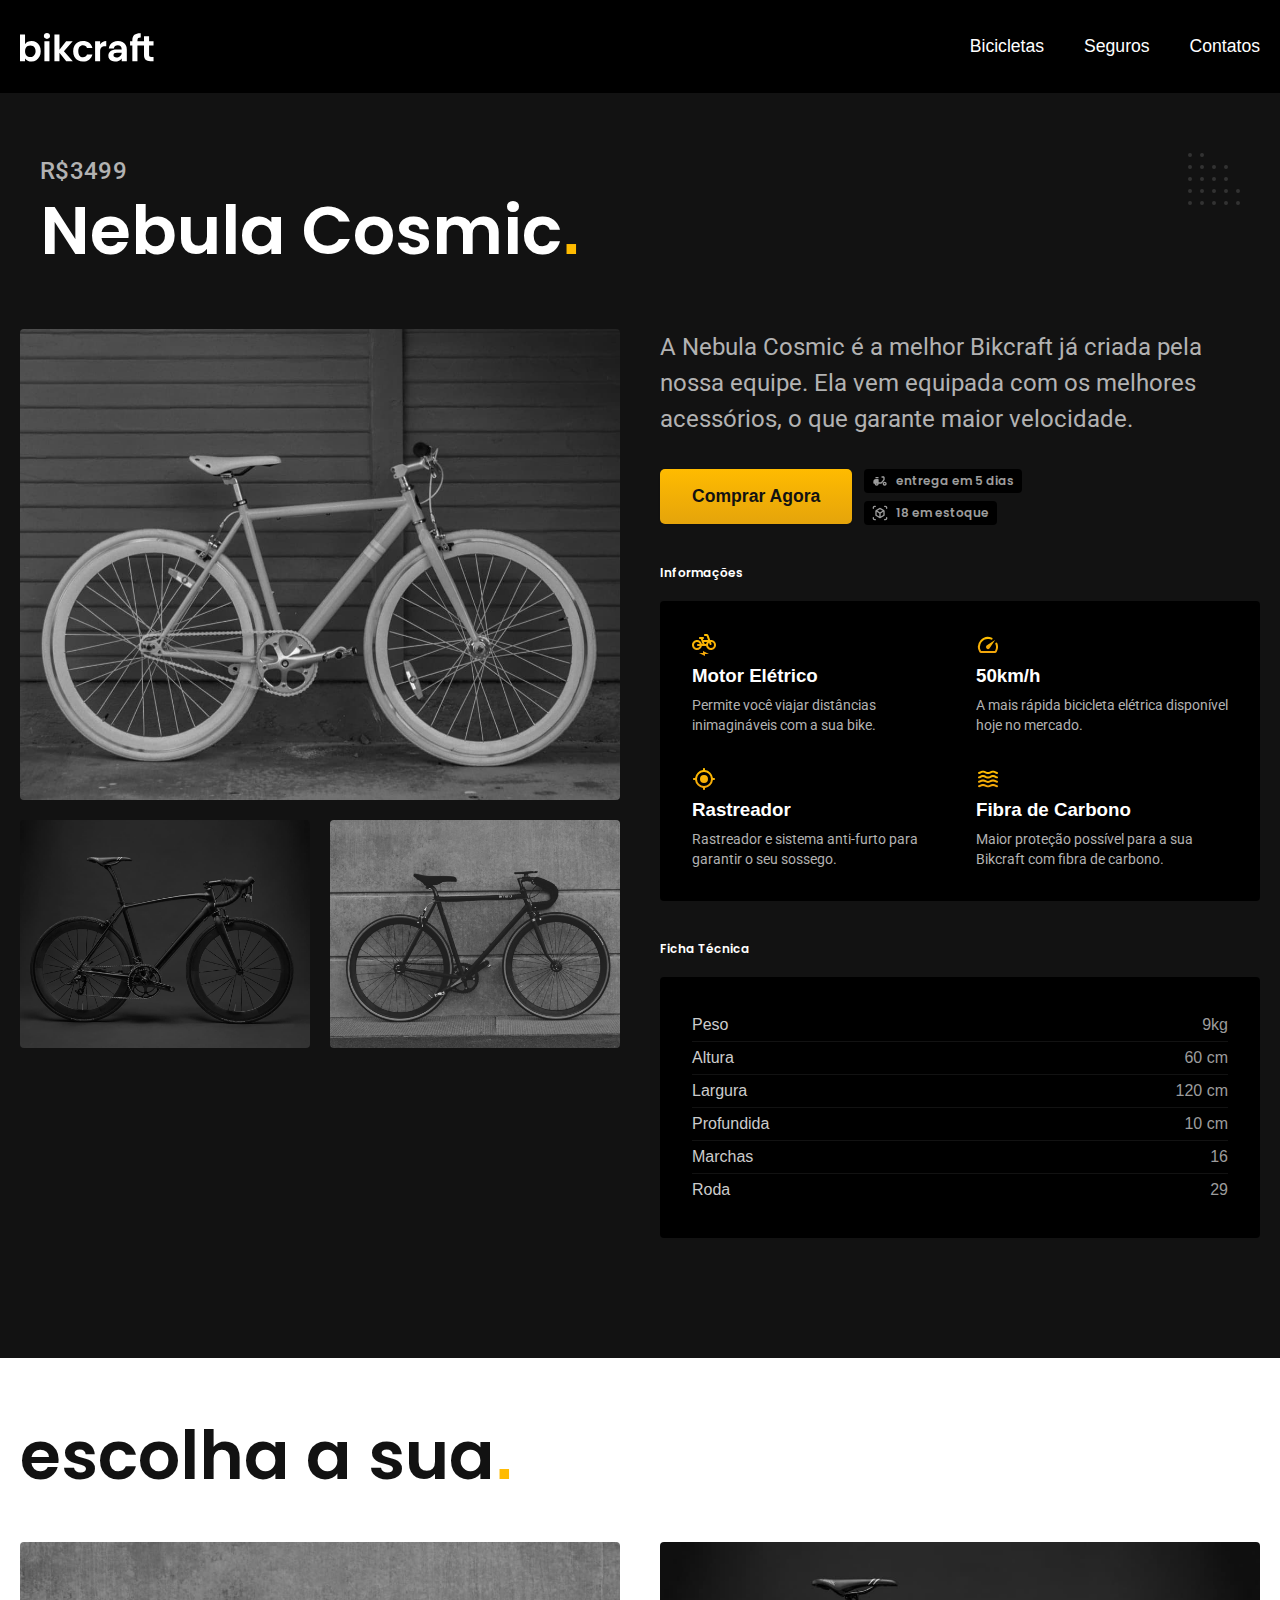
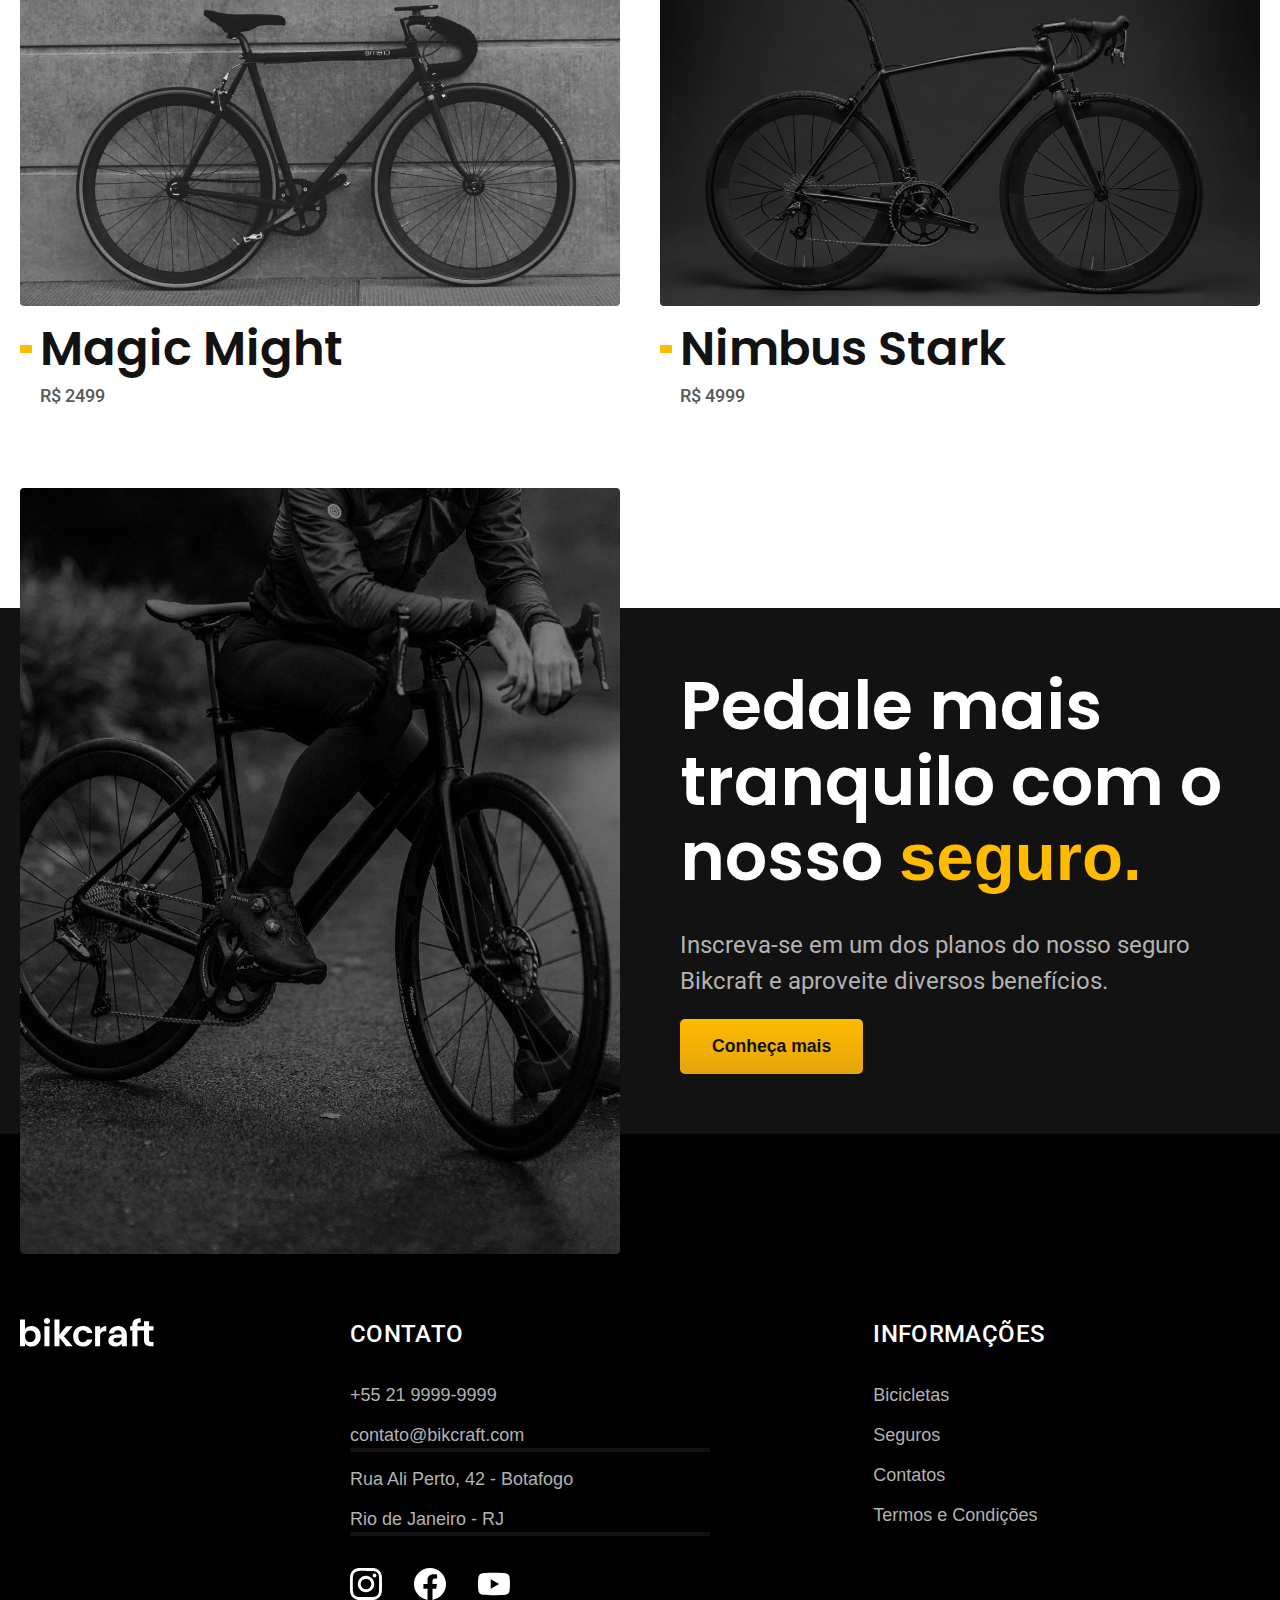
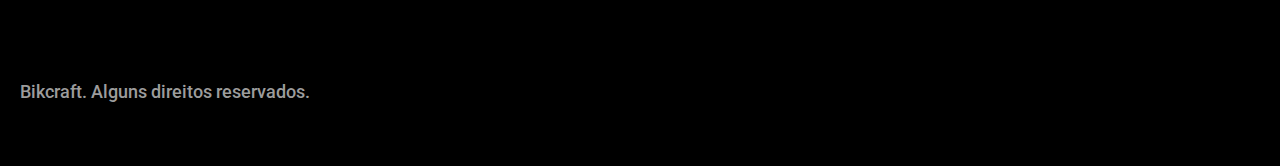
<file: bicicletas/nebula.html>
<!DOCTYPE html>
<html>
  <head>
    <meta charset="UTF-8" />
    <meta name="viewport" content="width=device-width, initial-scale=1.0" />
    <title>Nebula | Bikcrafta</title>
    <meta name="description" content="Termos e descrições." />
    <link rel="preload" href="../css/style.min.css" as="style"/><link rel="icon" href="../img/icones/velocidade.svg" type="image/svg+xml">
    <link rel="preload" href="../css/style.min.css" as="style" />
    <link rel="stylesheet" href="../css/style.min.css" />
  </head>
  <body id="body-bicicleta">
    <header class="header-bg">
      <div class="header container">
        <a href="../"><img src="../img/bikcraft.svg" alt="Bikcraft" /></a>
        <nav aria-label="primaria">
          <ul class="header-menu">
            <li>
              <a href="../bicicletas.html" class="poppins">Bicicletas</a>
            </li>
            <li><a href="../seguros.html" class="poppins">Seguros</a></li>
            <li><a href="../contatos.html" class="poppins">Contatos</a></li>
          </ul>
        </nav>
      </div>
    </header>

    <main class="titulo-bg">
      <div>
        <div class="titulo container">
          <p class="font-2-l-b cor-5">R$3499</p>
          <h1 class="font-1-xxl-b cor-0">
            Nebula Cosmic<span class="cor-p1">.</span>
          </h1>
      </div>
      <div class="bicicleta container">
        <div class="bicicleta-img">
          <img src="../img/bicicleta/nimbus3.jpg" alt="" class='ativoI'>
          <img src="../img/bicicleta/nimbus1.jpg" alt="">
          <img src="../img/bicicleta/nimbus2.jpg" alt="">
        </div>
        <div class="bicicleta-conteudo">
          <p class="font-2-l cor-5">
            A Nebula Cosmic é a melhor Bikcraft já criada pela nossa equipe. Ela vem equipada com os melhores acessórios, o que garante maior velocidade.
          </p>
          <div class="bicicleta-comprar">
            <a href="../orcamento.html?tipo=bikcraft&produto=nebula" class="btn">Comprar Agora</a>
            <span class="font-1-xs cor-6"><img src="../img/icones/entrega.svg" alt=""> entrega em 5 dias</span>
            <span class="font-1-xs cor-6"><img src="../img/icones/estoque.svg" alt=""> 18 em estoque</span>
          </div>
        <h2 class="font-1-xs cor-0">Informações</h2>
        <ul class="bicicleta-informacoes">
          <li>
            <img src="../img/icones/eletrica.svg" alt="">
            <h3 class="font-1-m cor-0">Motor Elétrico</h3>
            <p class="font-2-xs cor-5">Permite você viajar distâncias inimagináveis com a sua bike.</p>
          </li>
          <li>
            <img src="../img/icones/velocidade.svg" alt="">
            <h3 class="font-1-m cor-0">50km/h</h3>
            <p class="font-2-xs cor-5">A mais rápida bicicleta elétrica disponível hoje no mercado.</p>
          </li>
          <li>
            <img src="../img/icones/rastreador.svg" alt="">
            <h3 class="font-1-m cor-0">Rastreador</h3>
            <p class="font-2-xs cor-5">Rastreador e sistema anti-furto para garantir o seu sossego.</p>
          </li>
          <li>
            <img src="../img/icones/carbono.svg" alt="">
            <h3 class="font-1-m cor-0">Fibra de Carbono</h3>
            <p class="font-2-xs cor-5">Maior proteção possível para a sua Bikcraft com fibra de carbono.</p>
          </li>
        </ul>

        <h2 class="font-1-xs cor-0">Ficha Técnica</h2>
        <ul class="bicicleta-ficha font-2-s cor-4">
          <li>Peso <span>9kg</span></li>
          <li>Altura <span>60 cm</span></li>
          <li>Largura <span>120 cm</span></li>
          <li>Profundida <span>10 cm</span></li>
          <li>Marchas <span>16</span></li>
          <li>Roda <span>29</span></li>
        </ul>
      </div>
      </div>
    </main>

    <article class="bicicletas-lista container">
      <h2 class="font-1-xxl-b cor-12 margin-48">escolha a sua<span class="cor-p1">.</span></h2>

      <ul>
        <li>
          <a href="./magic.html">
            <img src="../img/bicicletas/magic.jpg" alt="" class="margin-16">
            <h3 class="font-1-xl margin-8">Magic Might</h3>
            <span class="font-2-m cor-8">R$ 2499</span>
          </a>
        </li>
        
        <li>
          <a href="./nimbus.html">
            <img src="../img/bicicletas/nimbus.jpg" alt="" class="margin-16">
            <h3 class="font-1-xl margin-8">Nimbus Stark</h3>
            <span class="font-2-m cor-8">R$ 4999</span>
          </a>
        </li>
      </ul>
    </article>

    <article class="seguro-bg">
      <div class="seguro container">
        <div class="seguro-img">
          <img src="../img/fotos/seguros.jpg" alt="Pessoa para em cima de uma bicicleta">
        </div>

        <div class="seguro-conteudo">
          <h2 class="font-1-xxl-b cor-0">Pedale mais tranquilo com o nosso <span class="cor-p1">seguro.</span></h2>
          <p class="font-2-l cor-5">Inscreva-se em um dos planos do nosso seguro Bikcraft e aproveite diversos benefícios.</p>
          <a class="btn" href="../seguros.html">Conheça mais</a>
        </div>
      </div>
    </article>

    <footer class="footer-bg">
     <div class="container footer">
      <img src="../img/bikcraft.svg" alt="Bikcraft" />
      <div class="footer-contato">
        <h3 class="font-2-l-b cor-0">Contato</h3>
        <ul class="cor-5 font-2-m">
          <li><a href="tel:+552199999999">+55 21 9999-9999</a></li>
          <li>
            <a href="mailto:contato@bikcraft.com">contato@bikcraft.com</a>
          </li>
          <li>Rua Ali Perto, 42 - Botafogo</li>
          <li>Rio de Janeiro - RJ</li>
        </ul>
        <div class="footer-redes">
          <a href="./">
            <img src="../img/redes/instagram.svg" alt=Instagram">
          </a>
          <a href="../"> <img src="../img/redes/facebook.svg" alt=Facebook"> </a>
          <a href="../"> <img src="../img/redes/youtube.svg" alt=Youtube"> </a>
        </div>
      </div>

      <div class="footer-informacoes">
        <h3 class="font-2-l-b cor-0">Informações</h3>
        <ul class="cor-5 font-2-m">
          <li><a href="/bicicletas.html">Bicicletas</a></li>
          <li><a href="/seguros.html">Seguros</a></li>
          <li><a href="/contato.html">Contatos</a></li>
          <li><a href="/termos.html">Termos e Condições</a></li>
        </ul>
      </div>
      <p class="font-2-m cor-6 footer-cop">
        Bikcraft. Alguns direitos reservados.
      </p>
     </div>
     </footer>


    <script src="../js/script.js"></script>  </body>
</html>
</file>
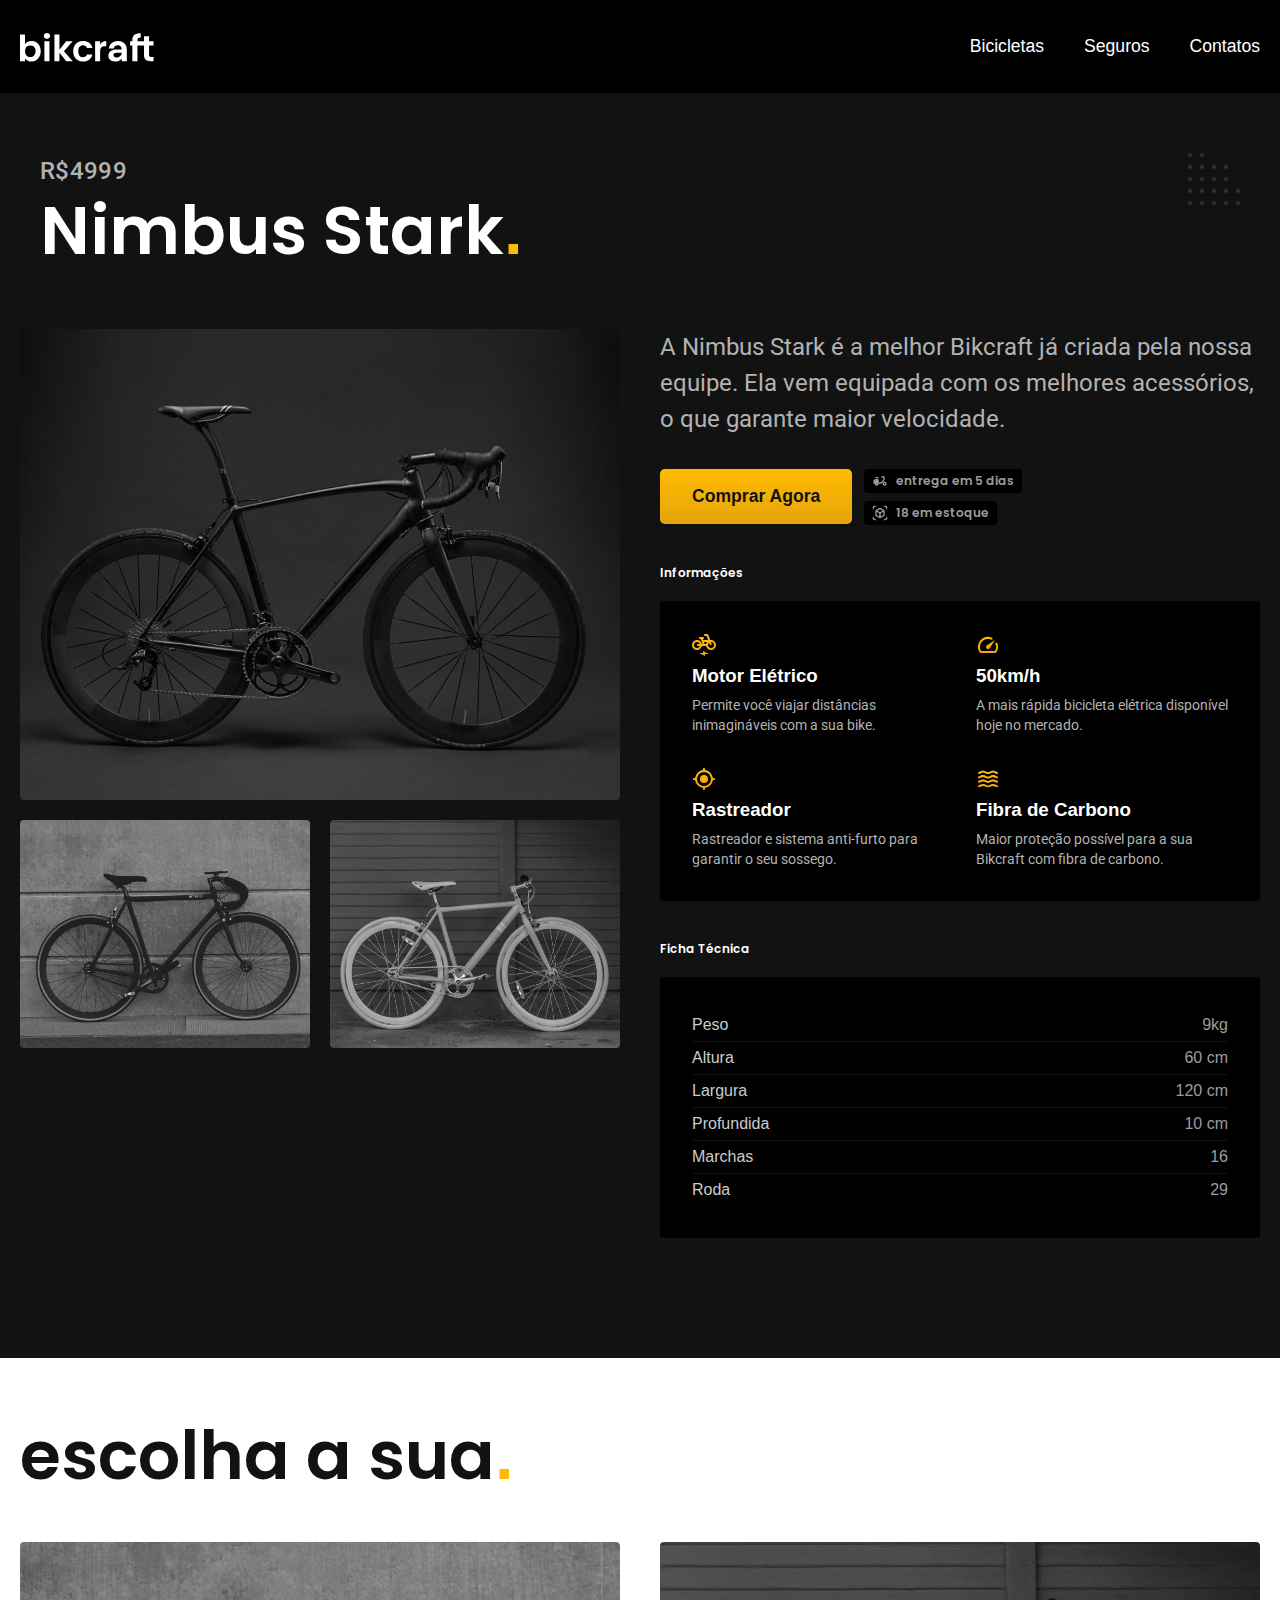
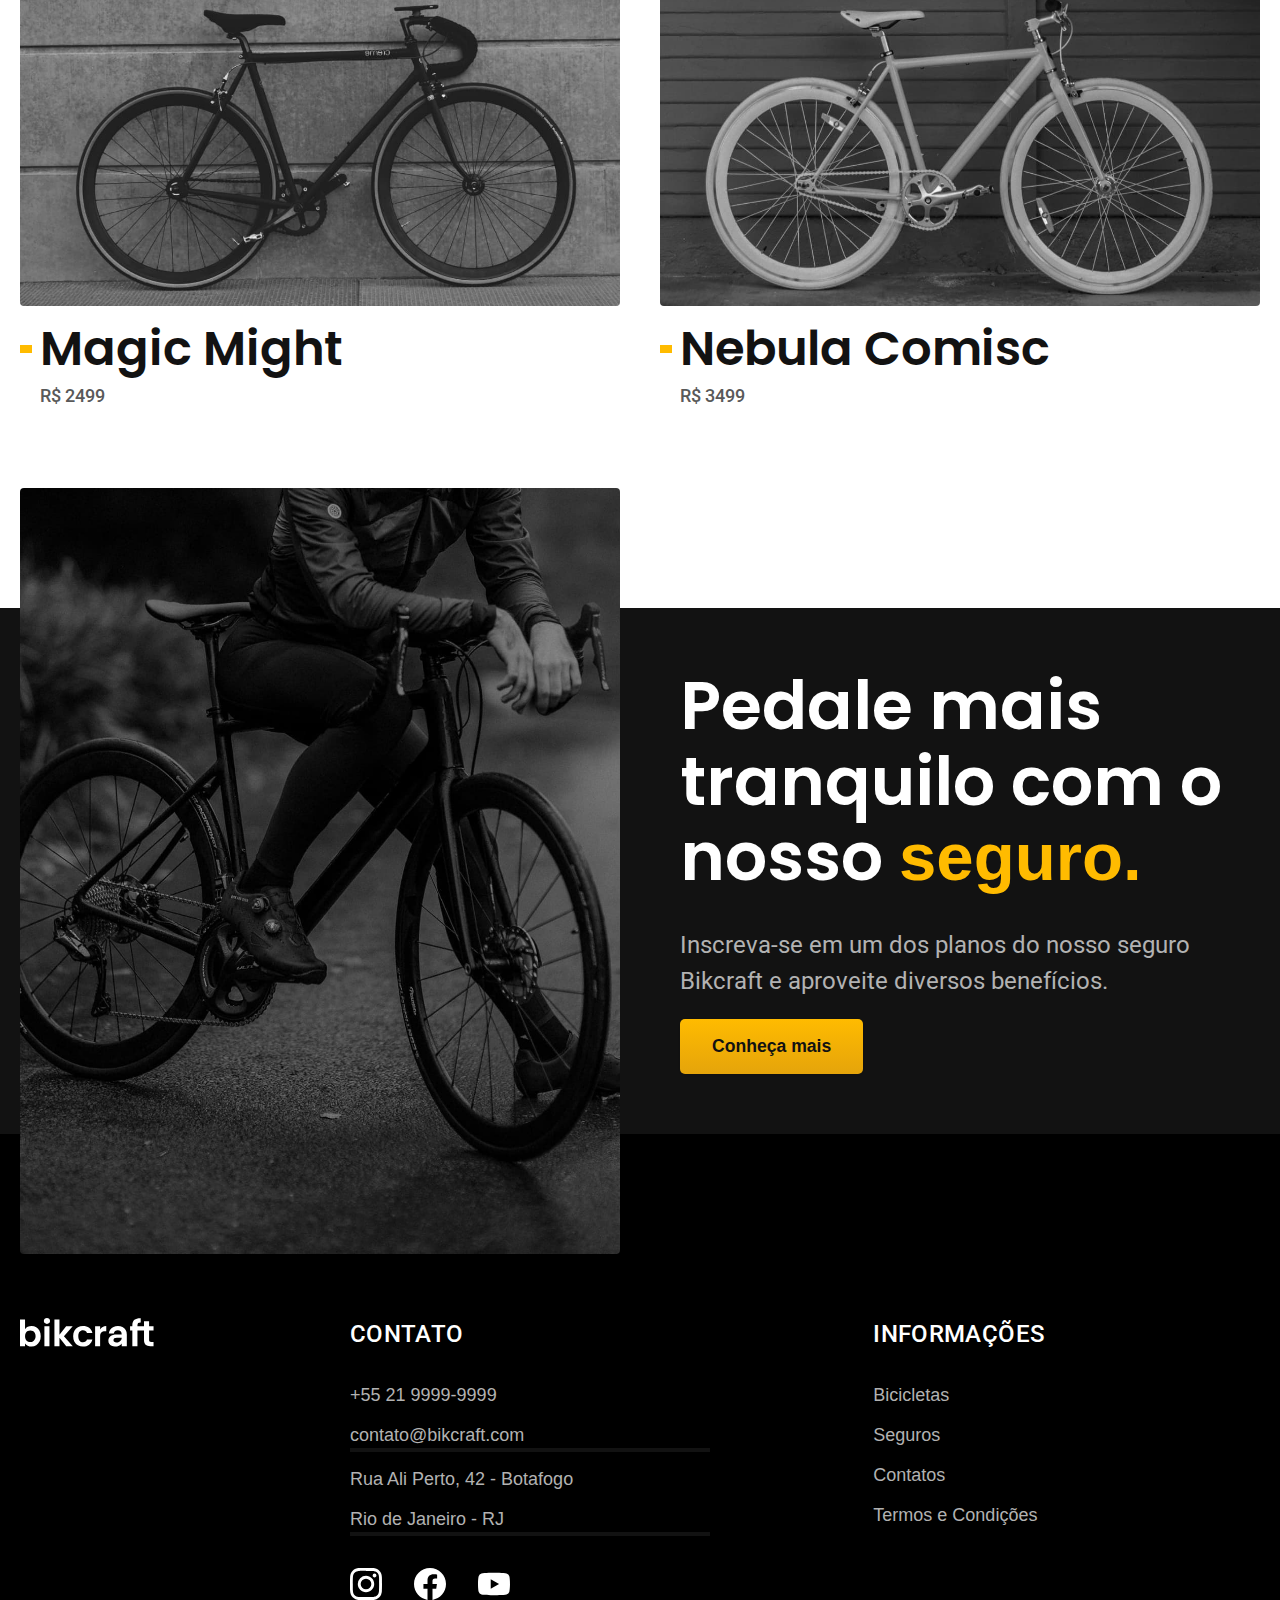
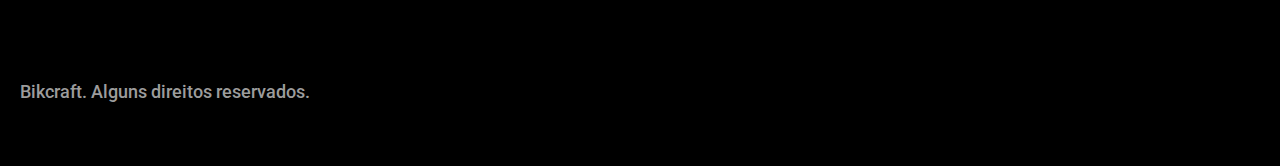
<file: bicicletas/nimbus.html>
<!DOCTYPE html>
<html>
  <head>
    <meta charset="UTF-8" />
    <meta name="viewport" content="width=device-width, initial-scale=1.0" />
    <title>Nimbus | Bikcrafta</title>
    <meta name="description" content="Termos e descrições." />
    <link rel="preload" href="../css/style.min.css" as="style"/><link rel="icon" href="../img/icones/velocidade.svg" type="image/svg+xml">
    <link rel="preload" href="../css/style.min.css" as="style" />
    <link rel="stylesheet" href="../css/style.min.css" />
  </head>
  <body id="body-bicicleta">
    <header class="header-bg">
      <div class="header container">
        <a href="../"><img src="../img/bikcraft.svg" alt="Bikcraft" /></a>
        <nav aria-label="primaria">
          <ul class="header-menu">
            <li>
              <a href="../bicicletas.html" class="poppins">Bicicletas</a>
            </li>
            <li><a href="../seguros.html" class="poppins">Seguros</a></li>
            <li><a href="../contatos.html" class="poppins">Contatos</a></li>
          </ul>
        </nav>
      </div>
    </header>

    <main class="titulo-bg">
      <div>
        <div class="titulo container">
          <p class="font-2-l-b cor-5">R$4999</p>
          <h1 class="font-1-xxl-b cor-0">
            Nimbus Stark<span class="cor-p1">.</span>
          </h1>
      </div>
      <div class="bicicleta container">
        <div class="bicicleta-img">
          <img src="../img/bicicleta/nimbus1.jpg" alt="" class='ativoI'>
          <img src="../img/bicicleta/nimbus2.jpg" alt="">
          <img src="../img/bicicleta/nimbus3.jpg" alt="">
        </div>
        <div class="bicicleta-conteudo">
          <p class="font-2-l cor-5">
            A Nimbus Stark é a melhor Bikcraft já criada pela nossa equipe. Ela vem equipada com os melhores acessórios, o que garante maior velocidade.
          </p>
          <div class="bicicleta-comprar">
            <a href="../orcamento.html?tipo=bikcraft&produto=nimbus" class="btn">Comprar Agora</a>
            <span class="font-1-xs cor-6"><img src="../img/icones/entrega.svg" alt=""> entrega em 5 dias</span>
            <span class="font-1-xs cor-6"><img src="../img/icones/estoque.svg" alt=""> 18 em estoque</span>
          </div>
        <h2 class="font-1-xs cor-0">Informações</h2>
        <ul class="bicicleta-informacoes">
          <li>
            <img src="../img/icones/eletrica.svg" alt="">
            <h3 class="font-1-m cor-0">Motor Elétrico</h3>
            <p class="font-2-xs cor-5">Permite você viajar distâncias inimagináveis com a sua bike.</p>
          </li>
          <li>
            <img src="../img/icones/velocidade.svg" alt="">
            <h3 class="font-1-m cor-0">50km/h</h3>
            <p class="font-2-xs cor-5">A mais rápida bicicleta elétrica disponível hoje no mercado.</p>
          </li>
          <li>
            <img src="../img/icones/rastreador.svg" alt="">
            <h3 class="font-1-m cor-0">Rastreador</h3>
            <p class="font-2-xs cor-5">Rastreador e sistema anti-furto para garantir o seu sossego.</p>
          </li>
          <li>
            <img src="../img/icones/carbono.svg" alt="">
            <h3 class="font-1-m cor-0">Fibra de Carbono</h3>
            <p class="font-2-xs cor-5">Maior proteção possível para a sua Bikcraft com fibra de carbono.</p>
          </li>
        </ul>

        <h2 class="font-1-xs cor-0">Ficha Técnica</h2>
        <ul class="bicicleta-ficha font-2-s cor-4">
          <li>Peso <span>9kg</span></li>
          <li>Altura <span>60 cm</span></li>
          <li>Largura <span>120 cm</span></li>
          <li>Profundida <span>10 cm</span></li>
          <li>Marchas <span>16</span></li>
          <li>Roda <span>29</span></li>
        </ul>
      </div>
      </div>
    </main>

    <article class="bicicletas-lista container">
      <h2 class="font-1-xxl-b cor-12 margin-48">escolha a sua<span class="cor-p1">.</span></h2>

      <ul>
        <li>
          <a href="./magic.html">
            <img src="../img/bicicletas/magic.jpg" alt="" class="margin-16">
            <h3 class="font-1-xl margin-8">Magic Might</h3>
            <span class="font-2-m cor-8">R$ 2499</span>
          </a>
        </li>
        
        <li>
          <a href="./nebula.html">
            <img src="../img/bicicletas/nebula.jpg" alt="" class="margin-16">
            <h3 class="font-1-xl margin-8">Nebula Comisc</h3>
            <span class="font-2-m cor-8">R$ 3499</span>
          </a>
        </li>
      </ul>
    </article>

    <article class="seguro-bg">
      <div class="seguro container">
        <div class="seguro-img">
          <img src="../img/fotos/seguros.jpg" alt="Pessoa para em cima de uma bicicleta">
        </div>

        <div class="seguro-conteudo">
          <h2 class="font-1-xxl-b cor-0">Pedale mais tranquilo com o nosso <span class="cor-p1">seguro.</span></h2>
          <p class="font-2-l cor-5">Inscreva-se em um dos planos do nosso seguro Bikcraft e aproveite diversos benefícios.</p>
          <a class="btn" href="../seguros.html">Conheça mais</a>
        </div>
      </div>
    </article>

    <footer class="footer-bg">
     <div class="container footer">
      <img src="../img/bikcraft.svg" alt="Bikcraft" />
      <div class="footer-contato">
        <h3 class="font-2-l-b cor-0">Contato</h3>
        <ul class="cor-5 font-2-m">
          <li><a href="tel:+552199999999">+55 21 9999-9999</a></li>
          <li>
            <a href="mailto:contato@bikcraft.com">contato@bikcraft.com</a>
          </li>
          <li>Rua Ali Perto, 42 - Botafogo</li>
          <li>Rio de Janeiro - RJ</li>
        </ul>
        <div class="footer-redes">
          <a href="./">
            <img src="../img/redes/instagram.svg" alt=Instagram">
          </a>
          <a href="../"> <img src="../img/redes/facebook.svg" alt=Facebook"> </a>
          <a href="../"> <img src="../img/redes/youtube.svg" alt=Youtube"> </a>
        </div>
      </div>

      <div class="footer-informacoes">
        <h3 class="font-2-l-b cor-0">Informações</h3>
        <ul class="cor-5 font-2-m">
          <li><a href="/bicicletas.html">Bicicletas</a></li>
          <li><a href="/seguros.html">Seguros</a></li>
          <li><a href="/contato.html">Contatos</a></li>
          <li><a href="/termos.html">Termos e Condições</a></li>
        </ul>
      </div>
      <p class="font-2-m cor-6 footer-cop">
        Bikcraft. Alguns direitos reservados.
      </p>
     </div>
     </footer>


    <script src="../js/script.js"></script>  </body>
</html>
</file>
<file: css/style.css>
@import url('https://fonts.googleapis.com/css2?family=Merriweather:ital,wght@1,900&family=Poppins:wght@400;500;600;700;800&family=Roboto:wght@400;500;700;900&display=swap');

/* REUTILIZAVEIS */
@import './utilidades/componentes.css';
@import './utilidades/formulario.css';
@import './utilidades/tipografia.css';
@import './utilidades/cores.css';
@import './utilidades/margin.css';
@import './header.css';
@import './footer.css';

/* HOME */
@import './home/introducao.css';
@import './home/tecnologias.css';
@import './home/parceiros.css';
@import './home/depoimento.css';

/*  BICICLETAS */
@import './bicicletas/bicicletas.css';
@import './bicicletas/bicicletas-lista.css';

/* BICICLETA (PRODUCT PAGE) */
@import './bicicleta/bicicleta.css';
@import './bicicleta/seguro.css';

/* Seguros */
@import './seguros/seguros.css';
@import './seguros/vantagens.css';
@import './seguros/perguntas.css';

/* CONTATO */
@import '../css/contato/contato.css';
@import '../css/contato/lojas.css';

/* ORÇAMENTO */

@import '../css/orçamento/orçamento.css';

/* TERMOS */
@import './termos/termos.css';

*,
*::before,
*::after{
  margin: 0;
  padding: 0;
  box-sizing: border-box;
  font-family: Arial, Helvetica, sans-serif;
  color: var(--cor-11);
}

a{
  text-decoration: none;
}

ul{
  list-style: none;
}

li,
p{
  color: inherit;
}

img{
  max-width: 100%;
  display: block;
}

img[src$='.jpg']{
  border-radius: 4px;
}

span{
  color: inherit;
}
</file>
<file: css/style.min.css>
@import url(https://fonts.googleapis.com/css2?family=Merriweather:ital,wght@1,900&family=Poppins:wght@400;500;600;700;800&family=Roboto:wght@400;500;700;900&display=swap);:root{--cor-0:#fff;--cor-1:#f7f7f7;--cor-2:#EDEDED;--cor-4:#CCCCCC;--cor-5:#b2b2b2;--cor-6:#9C9C9C;--cor-7:#707070;--cor-8:#595959;--cor-9:#404040;--cor-10:#2e2e2e;--cor-11:#121212;--cor-12:#000;--cor-p1:#FFBB00;--cor-p2:#E5A40B;--cor-p3:#A66F00;--cor-p4:#734C00;--cor-p5:#332200}.cor-0{color:var(--cor-0)}.cor-1{color:var(--cor-1)}.cor-2{color:var(--cor-2)}.cor-4{color:var(--cor-4)}.cor-5{color:var(--cor-5)}.cor-6{color:var(--cor-6)}.cor-7{color:var(--cor-7)}.cor-8{color:var(--cor-8)}.cor-9{color:var(--cor-9)}.cor-10{color:var(--cor-10)}.cor-11{color:var(--cor-11)}.c0r-12{color:var(--cor-12)}.cor-p1{color:var(--cor-p1)}.cor-p2{color:var(--cor-p2)}.cor-p3{color:var(--cor-p3)}.cor-p4{color:var(--cor-p4)}.cor-p5{color:var(--cor-p5)}.container{max-width:1400px;margin:0 auto;padding:0 20px}.btn{display:inline-block;background:linear-gradient(to bottom,var(--cor-p1),var(--cor-p2));border:none;border-radius:5px;box-shadow:0 1px 2px rgba(0 ,0 ,0 ,.1);padding:16px 32px;color:var(--color-p5);font-weight:700;font-size:1.1rem;line-height:1.33;max-width:max-content;border:none;cursor:pointer}.btn:hover{background:linear-gradient(#f7bb2f,#a56401)}.btn.sec{background:var(--cor-10);color:var(--cor-2)}.btn.seta{display:flex;align-items:center}.btn.seta::after{content:'';display:inline-block;width:18px;height:10px;margin-left:12px;background:url('/img/icones/seta.svg');transition:transform .5s}.btn.seta:hover::after{transform:translateX(8px)}.btn.sec:hover{background:var(--cor-8)}.link{display:inline-block;color:#f7bb2f;font:500 1.5rem/1.5 Poppins,sans-serif;text-transform:uppercase}.link::after{content:'';display:block;width:100%;height:4px;color:inherit;background:currentColor}.link:hover{color:var(--cor-0)}.titulo-bg{padding:60px 20px;background-color:var(--cor-11)}.titulo{background:url('../img/dec/top-right.svg') no-repeat top right 20px}.titulo-container{max-width:1400px;margin:0 auto;padding:0 20px}.titulo p{margin-bottom:4px}.descricao{display:flex;gap:40px}.descricao li{display:flex;flex-direction:column;gap:8px}.descricao img{width:24px}@media(max-width:800px){.titulo-bg{padding:40px 20px}.titulo p{font-size:1rem;text-transform:lowercase;font-weight:400}}@media(max-width:600px){.btn{padding:12px 24px;font-size:1rem}}.main-contato{padding-bottom:60px}.form{display:grid;grid-template-columns:1fr 1fr;gap:20px}.form label{display:block;font:600 1rem/1.5 Poppins,sans-serif}.form .col-2{grid-column:span 2}.form input[type=email],.form input[type=text],.form textarea{font:400 1rem/1.5 Roboto,sans-serif;background:var(--cor-1);border:1px solid var(--cor-2);border-radius:5px;padding:12px;width:100%}.form input[type=email]:focus,.form input[type=text]:focus,.form textarea:focus{outline:0;background:var(--cor-0);border-color:var(--cor-p1);box-shadow:0 0 0 2px #fea}.form .orcamento-termos{display:flex}input[type=checkbox]{width:24px;height:24px;accent-color:var(--cor-p1);margin-right:12px}input[type=checkbox]+a{margin-left:5px;text-decoration:underline}@media(max-width:600px){.form{grid-template-columns:1fr}.form .col-2{grid-column:1}}.font-1-xxl-b{font:600 4.2rem/1.125 Poppins,sans-serif}.font-1-xl{font:600 3rem/1.125 Poppins,sans-serif}.font-1-l-b{font:600 2rem/0.75 Poppins,sans-serif}.font-1-m-b{font:600 1.2rem/0.75 Poppins,sans-serif}.font-1-s{font:500 1rem/0.75 Poppins,sans-serif}.font-1-xs{font:600 .75rem/1.35 Poppins,sans-serif}.font-2-xl{font:500 2rem/1.25 Roboto,sans-serif}.font-2-l,.font-2-l-b{font:400 1.5rem/1.5 Roboto,sans-serif}.font-2-l-b{font-weight:500;letter-spacing:.015em;text-transform:uppercase}.font-2-m{font:500 1.125rem/1.333 Roboto,sans-serif}.font-2-s{font:400 1rem/1.5 Roboto,sans-serif}.font-2-xs{font:400 .875rem/1.43 Roboto,sans-serif}@media (max-width:800px){.font-2-l{font-size:1.3rem;line-height:1.35}.font-1-xl-b,.font-2-xl{font-size:2.5rem}.font-1-xxl-b{font-size:3.2rem}}.margin-4{margin-bottom:4px}.margin-8{margin-bottom:8px}.margin-12{margin-bottom:12px}.margin-16{margin-bottom:16px}.margin-20{margin-bottom:20px}.margin-24{margin-bottom:24px}.margin-32{margin-bottom:32px}.margin-36{margin-bottom:36px}.margin-40{margin-bottom:40px}.margin-48{margin-bottom:48px}.margin-60{margin-bottom:60px}.margin-72{margin-bottom:72px}.margin-80{margin-bottom:80px}.margin-120{margin-bottom:120px}.margin-200{margin-bottom:200px}.header-bg{background-color:#000}.header{display:flex;flex-wrap:wrap;gap:20px;justify-content:space-between;align-items:center;padding:20px}.header-menu{display:flex;flex-wrap:wrap;gap:40px}.header-menu a{color:var(--cor-0);display:inline-block;padding:16px 0;font-weight:500;font-size:1.1rem;position:relative}.header-menu a::after{content:'';position:absolute;display:block;height:2px;width:0;margin-top:4px;background-color:var(--cor-0)}.header-menu a:hover::after{width:100%;border-radius:0 4px 4px 0;transition:.3s}.header-menu a.active::after{width:100%}@media (max-width:800px){.header-menu{gap:20px}.header-menu a{background-color:var(--cor-11);padding:12px 16px;border-radius:4px}.header-menu a:hover{background-color:#202020}.header-menu a::after{display:none}}@media (max-width:600px){.header-menu{gap:12px}.header-menu a{padding:8px 12px;font-size:.9rem}}.footer{background:var(--cor-12);box-shadow:0 0 0 100vmax var(--cor-12);clip-path:inset(0 -100vmax);padding:62px 20px;display:grid;grid-template-columns:3fr 5fr 4fr;gap:40px}.footer-bg{background:var(--cor-12)}#body-bicicleta .footer{box-shadow:none;clip-path:none}.footer h3{margin-bottom:32px}.footer-contato ul{margin-bottom:32px}.footer-contato li:nth-child(2n)::after{content:'';display:block;max-width:360px;height:4px;background:var(--cor-11)}.footer li{margin-bottom:16px}.footer-redes{display:flex;gap:32px}a{cursor:pointer;color:inherit}.footer a:hoveR{color:var(--cor-0)}.footer-cop{grid-column:1/-1;margin-top:40px}@media(max-width:800px){.footer>img{display:none}.footer{grid-template-columns:1fr 1fr}}@media(max-width:600px){.footer{grid-template-columns:1fr;gap:60px}.footer-cop{margin-top:0}}.introducao-bg{background:#000 url('/img/dec/bottom-left.svg') no-repeat bottom 160px left 40px;color:#fff;box-shadow:inset 0 -120px #fff}.introducao{display:grid;grid-template-columns:1fr 1fr;gap:0 50px;padding:20px 0}.introducao-left{align-self:center}.introducao img{height:100%;width:100%;object-fit:cover}@media(max-width:1200px){.introducao h1{font-size:2.83rem}}@media(max-width:800px){.introducao-bg{padding-top:60px;background:var(--cor-11);box-shadow:inset 0 -70px #fff}.introducao-left h1{color:var(--cor-1)}.introducao{grid-template-columns:1fr;gap:32px}.introducao-left{padding:0 16px}.introducao img{height:400px;width:100%}}.tecnologias{display:grid;grid-template-columns:1fr 1fr;gap:40px}.tecnologias-bg{background-color:var(--cor-11);box-shadow:inset 0 120px #fff,inset 0 -120px #fff}.tecnologias-left{padding:200px 0}.tecnologias a{display:inline-block}.tecnologia-img img{object-fit:cover;object-position:left;height:100%;width:100%}.descricao h3{max-width:max-content}@media (max-width:800px){.tecnologias-bg{box-shadow:initial}.tecnologias{grid-template-columns:1fr}.tecnologias-left{padding:60px 20px}.tecnologia-img{display:none}.link{margin-bottom:60px}}@media(max-width:600px){.descricao{flex-direction:column}}.parceiros{padding:60px 20px 120px}.parceiros-grid{max-width:1600px;padding:0 20px;margin:0 auto;display:grid;grid-template-columns:repeat(4,1fr)}.parceiros-grid li{display:flex;padding:32px;border-left:2px solid var(--cor-2)}.parceiros-grid li:first-child,.parceiros-grid li:nth-child(5){border-left:none}.parceiros-grid li:nth-child(n+5){border-top:2px solid var(--cor-2)}.parceiros-grid img{margin:auto}@media(max-width:800px){.parceiros{padding:40px 20px 60px}.parceiros h2{padding-bottom:20px}.parceiros ul{grid-template-columns:repeat(2,1fr)}.parceiros li{display:flex;padding:20px}.parceiros-grid li:nth-child(n+3){border-top:2px solid var(--cor-2)}.parceiros-grid li:nth-child(odd){border-left:none}}.depoimento{display:grid;grid-template-columns:1fr 1fr;background-color:var(--cor-p1);overflow:hidden}.depoimento img{width:100%;height:680px;object-fit:cover;border-radius:0}.depoimento-conteudo{align-self:end;padding:40px 40px 80px 80px;background:url('/img/dec/bottom-right.svg') no-repeat bottom 40px right 40px}.depoimento-conteudo p{position:relative;max-width:24ch;font-family:Merriweather,serif;font-style:italic;font-weight:900}.depoimento p::after,.depoimento p::before{position:absolute;font-size:5rem;color:var(--cor-p2)}.depoimento p::before{content:'“';left:-60px;top:-20px}.depoimento p::after{content:'”';bottom:-40px}@media(min-width:1200px){.depoimento img{max-height:620px}}@media(max-width:800px){.depoimento{grid-template-columns:1fr;text-align:center}.depoimento img{max-height:200px}.depoimento-conteudo{padding:40px 20px;justify-self:center}.depoimento-conteudo p{font-size:2rem}}.bicicletas-bg{background-image:linear-gradient(to right,var(--cor-0) 25%,var(--cor-11) 0)}.bicicletas{display:grid;grid-template-columns:1fr 1fr;gap:40px;padding:60px 20px;background:url('../img/dec/top-right.svg') no-repeat top 40px right 20px}.bicicleta-img{display:grid}.bicicleta-img img{grid-area:1/1}.bicicletas span{grid-area:1/1;place-self:start end;margin-top:20px;background:var(--cor-12);display:inline-block;padding:8px 16px 8px 8px;border-radius:5px 0 0 5px}.bicicletas-conteudo{display:grid;grid-template-columns:1fr auto;align-content:start}.bicicletas h2,.bicicletas p{grid-column:1/-1}.bicicletas h2::before{content:'';display:block;width:12px;height:8px;background:var(--cor-p1);margin-bottom:8px}.bicicletas-conteudo p{max-width:44ch}.bicicletas-conteudo ul{display:grid;gap:10px}.bicicletas-conteudo li{display:flex;align-items:center;gap:10px}.bicicletas a{place-self:end}@media(max-width:800px){.bicicletas-bg{background:var(--cor-11)}.bicicletas{grid-template-columns:1fr;gap:20px;padding:40px 10px}}@media(max-width:600px){.bicicletas-conteudo{grid-template-columns:1fr}.bicicletas a{place-self:start}.bicicletas ul{grid-template-columns:1fr 1fr;margin-bottom:32px;font-size:1rem}}.bicicletas-lista{padding:60px 20px}.bicicletas-lista ul{max-width:1600px;display:flex;flex:1;gap:40px;padding:0 20px 20px;margin:0 auto;overflow-x:auto}#body-bicicleta .bicicletas-lista ul{padding:0 0 20px}.bicicletas-lista li{min-width:280px}.bicicletas-lista a{display:block}.bicicletas-lista h3{display:flex;align-items:center}.bicicletas-lista h3::before{content:'';display:inline-block;width:12px;height:8px;background:var(--cor-p1);margin-right:8px;transition:width .3s}.bicicletas-lista a:hover h3::before{width:24px}.bicicletas-lista li span{padding-left:20px}@media(max-width:800px){.bicicletas-lista{margin-bottom:60px}.bicicletas-lista ul{gap:20px}}.bicicleta{display:grid;grid-template-columns:1fr 1fr;align-items:start;gap:40px;padding:60px 0}.bicicleta-img{display:flex;flex-wrap:wrap;gap:20px}.bicicleta-img img{flex:1;min-width:200px}.bicicleta-img img:first-child{min-width:100%}.bicicleta-conteudo>p{margin-bottom:32px}.bicicleta-comprar{display:grid;grid-template-columns:max-content auto;place-items:center start;gap:8px 12px;margin-bottom:40px}.bicicleta-comprar a{grid-row:span 2}.bicicleta-comprar span{display:flex;align-items:center;gap:8px;background:var(--cor-12);padding:4px 8px;border-radius:4px}.bicicleta-conteudo>h2{margin-bottom:20px}.bicicleta-ficha,.bicicleta-informacoes{padding:32px;background:var(--cor-12);border-radius:4px}.bicicleta-informacoes{margin-bottom:40px;display:grid;grid-template-columns:1fr 1fr;gap:32px}.bicicleta-informacoes img{width:24px;margin-bottom:8px}.bicicleta-informacoes h3{margin-bottom:8px}.bicicleta-ficha li{padding:4px 0;display:flex;justify-content:space-between;border-bottom:1px solid var(--cor-11)}.bicicleta-ficha li:last-child{border-bottom:none}.bicicleta-ficha span{color:var(--cor-6)}@media(max-width:800px){.bicicleta{grid-template-columns:1fr;padding:40px 20px}#body-bicicleta .titulo p{text-transform:uppercase}.bicicleta-img{grid-row:2}}@media(max-width:400px){.bicicleta-informacoes{grid-template-columns:1fr}.bicicleta-comprar{grid-template-columns:1fr}}.seguro-bg{background:var(--cor-11);box-shadow:inset 0 120px var(--cor-0),inset 0 -120px var(--cor-12)}.seguro{display:grid;grid-template-columns:1fr 1fr;gap:40px}.seguro-img img{width:100%;height:100%;object-fit:cover}.seguro-conteudo{padding:180px 20px}.seguro h2{margin-bottom:32px}.seguro p{margin-bottom:20px}@media(max-width:800px){.seguro-bg{box-shadow:inset 0 -60px var(--cor-12)}.seguro{grid-template-columns:1fr}.seguro-conteudo{grid-row:1;padding:40px 0 0}.seguro-img img{height:250px}}.seguros{display:grid;grid-template-columns:1fr 1fr;align-items:center;gap:40px;color:var(--cor-0);padding:80px 20px;background:var(--cor-11);box-shadow:0 0 0 100vmax var(--cor-11);clip-path:inset(0 -100vmax)}#body-seguros .seguros{padding-top:0}.seguros h2{grid-column:1/-1}.seguros-item{background-color:var(--cor-12);padding:32px 32px 32px 60px;display:grid;grid-template-columns:1fr auto;border-radius:5px}.seguros-item span{display:block;text-align:right;grid-column:2}.seguros-item ul{grid-column:1/-1}.seguros-item li{display:flex;align-items:center;position:relative}.seguros-item li+li{margin-top:20px}.seguros-item li::before{content:'';display:inline-block;width:13px;height:9px;background:url('/img/icones/lista.svg');position:absolute;left:-21px}.seguros-item a{grid-column:1/-1}@media(max-width:800px){.seguros{grid-template-columns:1fr}}.vantagens-bg{background:var(--cor-12)}.vantagens{padding:120px 20px}.vantagens h2{margin-bottom:60px}.vantagens ul{display:grid;grid-template-columns:repeat(auto-fit,minmax(300px,max-content));gap:40px 80px}.vantagens h3,.vantagens img{margin-bottom:8px}@media(max-width:800px){.vantagens{padding:60px 20px}.vantagens h2{margin-bottom:40px}.vantagens ul{gap:20px}}.perguntas.container{padding:120px 20px}.perguntas h2{padding:0 0 60px}.perguntas dl>div{padding:20px;border-radius:4px}.perguntas dl>div:nth-of-type(odd){background:var(--cor-1)}.perguntas button{display:grid;grid-template-columns:auto 1fr auto;align-items:center;gap:8px;cursor:pointer;border:none;background:0 0;width:100%;height:100%;text-align:left}.perguntas button::before{content:'';display:inline-block;width:12px;height:8px;background:var(--cor-p1)}.perguntas button::after{content:'';display:inline-block;width:14px;height:6px;background:url('/img/icones/seta-abrir.svg');transition:transform .4s}.perguntas button:hover::after,.perguntas button[aria-expanded=true]::after{transform:rotate(180deg)}.perguntas dd{display:none}.perguntas dd.ativa{display:block}.perguntas dd{padding:16px 0 0 20px;max-width:80ch}@media(max-width:800px){.perguntas.container{padding:60px 20px}.perguntas h2{padding:0 0 40px}}#body-contato{background:linear-gradient(var(--cor-11) 550px,var(--cor-2) 0)}.contato{display:grid;grid-template-columns:5fr 7fr}.contato-dados,.contato-formulario{padding:60px;box-shadow:0 1px 2px rgba(0,0,0,.1)}.contato-dados{border-radius:5px 0 0 5px;background:var(--cor-12) url('../img/dec/bottom-left.svg') no-repeat bottom 20px left 20px}.contato-formulario{border-radius:0 5px 5px 0;background:var(--cor-0) url('../img/dec/bottom-right.svg') no-repeat bottom 20px right 20px}.contato-endereco{padding-left:28px;background:url('/img/icones/local.svg') no-repeat 0 2px}.contato-meios a{display:block;max-width:max-content;margin-bottom:6px;padding-left:28px}.contato-meios a:hover{color:var(--cor-0)}.contato-meios a:first-child{background:url('/img/icones/email.svg') no-repeat 0 2px}.contato-meios a:nth-child(2){margin-bottom:32px}.contato-meios a:nth-child(3){background:url('/img/icones/telefone.svg') no-repeat 0 2px}.contato-redes{display:flex;gap:32px;padding-left:28px}@media (max-width:800px){.contato{grid-template-columns:1fr}.contato-dados,.contato-formulario{padding:20px}.contato-dados{border-radius:5px 5px 00;background:var(--cor-12)}.contato-formulario{border-radius:0 0 5px 5px}.contato-dados h2,.contato-meios a:nth-child(3){margin-bottom:32px}.contato-redes{margin-bottom:12px}}.lojas{display:grid;grid-template-columns:1fr 1fr;gap:0 40px;padding:120px 0}.lojas h2{grid-column:1/-1;margin-bottom:60px}.lojas img{border-radius:4px 4px 0 0}.lojas-item{border-radius:4px;background-color:var(--cor-0);box-shadow:0 1px 2px rgba(0,0,0,.1)}.lojas-conteudo{display:grid;grid-template-columns:1fr 1fr;gap:32px 16px;padding:32px}.lojas-tempo{display:flex;align-items:center;gap:16px}.lojas-conteudo h3,.lojas-tempo{grid-column:1/-1}.lojas-dados{display:grid;gap:8px;border-left:2px solid var(--cor-2);padding-left:12px}@media(max-width:800px){.lojas{gap:20px;padding:60px 0}.lojas h2{margin-bottom:32px}.lojas-conteudo{grid-template-columns:1fr}}@media(max-width:600px){.lojas{grid-template-columns:1fr}}#body-orcamento{background:linear-gradient(var(--cor-11) 550px,var(--cor-2) 0)}.orcamento{display:grid;grid-template-columns:5fr 7fr;padding-bottom:125px}.orcamento h2{position:relative;display:flex;align-items:center;text-transform:uppercase}.orcamento h2::before{content:'';display:inline-block;width:4px;height:12px;background-color:var(--cor-p1);position:absolute;left:-12px}.orcamento-dados,.orcamento-produto{padding:70px;box-shadow:0 1px 2px rgba(0,0,0,.1)}.orcamento-produto{border-radius:5px 0 0 5px;background:var(--cor-12) url('../img/dec/bottom-right.svg') no-repeat bottom 20px right 20px;display:grid;grid-template-columns:1fr 1fr;gap:0 20px;align-content:start}.orcamento-produto>*{grid-column:1/-1}.orcamento-produto>label{grid-column:initial;margin:20px 0}.orcamento-produto label{font:500 1rem/1.5 Poppins,sans-serif;color:var(--cor-4);background:var(--cor-10);display:grid;grid-template-columns:auto 1fr auto;align-items:center;padding:12px 16px;border:1px solid var(--cor-10);border-radius:4px;cursor:pointer}.orcamento-produto label:hover{background:var(--cor-9);border-color:var(--cor-9)}.orcamento-produto input:focus+label{border-color:(--cor-12);box-shadow:0 0 0 2px var(--cor-p1)}.orcamento-produto label::before{content:'';display:inline-block;width:12px;height:12px;border:1px solid var(--cor-6);border-radius:50%;margin-right:8px}.orcamento-produto label span{display:none}.orcamento-produto input:checked+label span{display:block}.orcamento-produto input[type=radio]{position:absolute;opacity:0;pointer-events:none}.orcamento-produto input[type=radio]:checked+label{background:var(--cor-0);color:var(--cor-11)}.orcamento-produto input:checked+label::before{border-color:var(--cor-7);box-shadow:inset 0 0 0 3px var(--cor-0),inset 0 0 0 6px var(--cor-7)}.orcamento-dados{border-radius:0 5px 5px 0;background:var(--cor-0) url('../img/dec/bottom-right-p.svg') no-repeat bottom 20px right 20px}.orcamento-conteudo{display:none}.orcamento-conteudo h2,.orcamento-dados h2:nth-of-type(n+2){margin-top:20px}#bikcraft:checked~#orcamento-bikcraft,#seguro:checked~#orcamento-seguro{display:grid;gap:20px}.orcamento-detalhes{display:none;background:var(--cor-0);padding:20px;grid-template-columns:1fr 1fr;align-items:center;border-radius:4px}.orcamento-detalhes li{display:flex;align-items:center;margin-bottom:8px}.orcamento-detalhes li img{width:16px;margin-right:8px}.orcamento-produto input:checked+label+.orcamento-detalhes{display:grid}@media(max-width:1200px){.orcamento-dados,.orcamento-produto{padding:32px}}@media(max-width:800px){.orcamento{grid-template-columns:1fr}.orcamento-produto{border-radius:5px 5px 0 0;background:var(--cor-12)}.orcamento-dados{border-radius:0 0 5px 5px}}@media(max-width:400px){.orcamento-produto{grid-template-columns:1fr}}.termos{padding:80px 20px}.termos h2{font-weight:600;margin-bottom:20px}.termos p+h2{margin-top:40px}.termos p{max-width:75ch;margin-bottom:24px}*,::after,::before{margin:0;padding:0;box-sizing:border-box;font-family:Arial,Helvetica,sans-serif;color:var(--cor-11)}a{text-decoration:none}ul{list-style:none}li,p{color:inherit}img{max-width:100%;display:block}img[src$='.jpg']{border-radius:4px}span{color:inherit}
</file>
